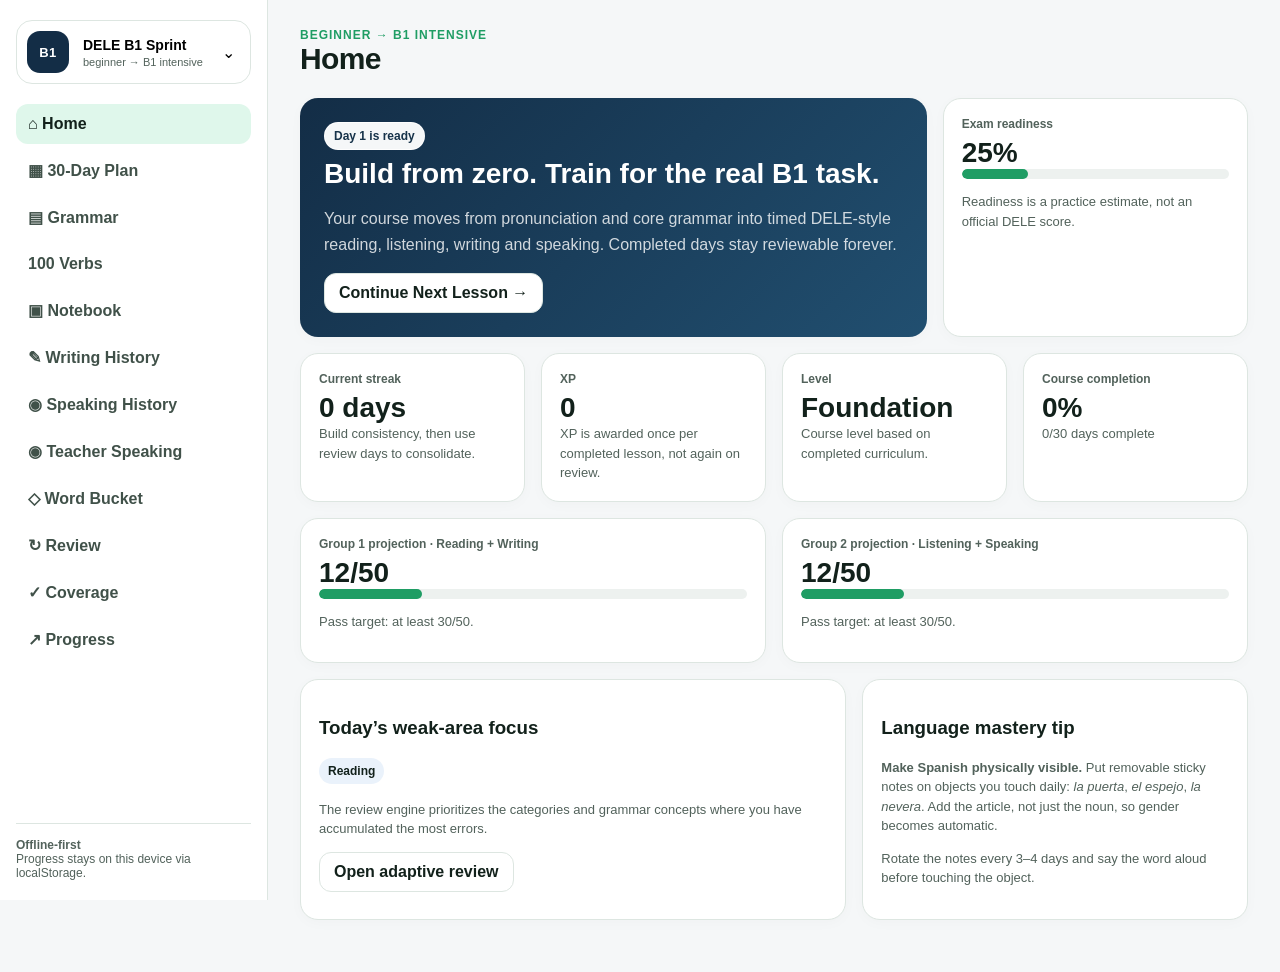
<file: index.html>
<!DOCTYPE html>
<html lang="en">
<head>
<meta charset="UTF-8">
<meta name="viewport" content="width=device-width, initial-scale=1.0">
<title>30-Day Sprint</title>
<style>
:root{
  --bg:#f5f7f8;--card:#fff;--text:#12211b;--muted:#65746e;--line:#dde6e1;
  --green:#1f9d64;--green2:#dff7eb;--navy:#132d46;--blue:#eaf2fb;--warm:#fff3dc;
  --shadow:0 12px 32px rgba(18,33,27,.08);--radius:18px;
}
*{box-sizing:border-box}html,body{margin:0;min-height:100%;font-family:Inter,ui-sans-serif,-apple-system,BlinkMacSystemFont,"Segoe UI",sans-serif;background:var(--bg);color:var(--text)}
body.fit{--bg:#f4f4f2;--card:#fff;--text:#111;--muted:#6d6d6d;--line:#dededb;--green:#111;--green2:#efefec;--navy:#111;--blue:#f0f0ee;--warm:#f7f2e8}
button,input,textarea,select{font:inherit}
button{cursor:pointer}
.app{display:grid;grid-template-columns:268px 1fr;min-height:100vh}
.sidebar{position:sticky;top:0;height:100vh;padding:20px 16px;background:#fff;border-right:1px solid var(--line);display:flex;flex-direction:column;z-index:30}
.brandWrap{position:relative}
.brand{width:100%;display:grid;grid-template-columns:46px 1fr 18px;gap:10px;align-items:center;border:1px solid var(--line);border-radius:16px;background:var(--card);padding:10px;text-align:left}
.brand:hover{box-shadow:var(--shadow)}
.badge{height:42px;width:42px;border-radius:13px;background:var(--navy);color:#fff;display:grid;place-items:center;font-weight:850;font-size:13px;letter-spacing:.4px}
.brand strong{display:block;font-size:14px}.brand small{display:block;color:var(--muted);font-size:11px;margin-top:3px}
.switchMenu{position:absolute;top:62px;left:0;right:0;background:#fff;border:1px solid var(--line);border-radius:14px;padding:7px;box-shadow:var(--shadow);display:none;z-index:40}
.switchMenu.open{display:block}
.switchMenu button{width:100%;border:0;background:transparent;padding:11px;border-radius:10px;text-align:left}
.switchMenu button:hover{background:var(--blue)}
.nav{display:flex;flex-direction:column;gap:6px;margin-top:20px;overflow:auto;padding-bottom:20px}
.nav button{border:0;background:transparent;text-align:left;padding:11px 12px;border-radius:12px;color:#405149;font-weight:650}
.nav button.active,.nav button:hover{background:var(--green2);color:var(--text)}
.sideFooter{margin-top:auto;border-top:1px solid var(--line);padding-top:14px;font-size:12px;color:var(--muted)}
.main{min-width:0;padding:28px 32px 52px}
.topbar{display:flex;align-items:center;justify-content:space-between;gap:12px;margin-bottom:22px}
.topbar h1{margin:0;font-size:30px;letter-spacing:-.6px}.kicker{font-size:12px;font-weight:800;color:var(--green);text-transform:uppercase;letter-spacing:1px}
.mobileMenu{display:none;border:1px solid var(--line);background:var(--card);border-radius:12px;padding:9px 11px}
.page{max-width:1180px;margin:0 auto}
.grid{display:grid;grid-template-columns:repeat(12,1fr);gap:16px}.card{background:var(--card);border:1px solid var(--line);border-radius:var(--radius);box-shadow:0 3px 14px rgba(0,0,0,.025);padding:18px}
.c3{grid-column:span 3}.c4{grid-column:span 4}.c5{grid-column:span 5}.c6{grid-column:span 6}.c7{grid-column:span 7}.c8{grid-column:span 8}.c12{grid-column:1/-1}
.metricLabel{font-size:12px;color:var(--muted);font-weight:700}.metric{font-size:28px;font-weight:850;margin-top:6px}.sub{color:var(--muted);font-size:13px;line-height:1.5}
.progress{height:10px;background:#edf1ef;border-radius:999px;overflow:hidden}.progress i{display:block;height:100%;background:var(--green);border-radius:inherit}
.hero{padding:24px;background:linear-gradient(135deg,var(--navy),#214f70);color:#fff;border:0}.fit .hero{background:linear-gradient(135deg,#111,#333)}
.hero h2{font-size:28px;margin:8px 0}.hero p{max-width:700px;color:rgba(255,255,255,.8);line-height:1.6}
.btn{border:0;border-radius:12px;padding:10px 14px;font-weight:800;background:var(--green);color:#fff}.btn:hover{transform:translateY(-1px)}.btn.secondary{background:var(--card);color:var(--text);border:1px solid var(--line)}.btn.ghost{background:transparent;color:var(--text);border:1px solid var(--line)}.btn.danger{background:#9b2c2c}
.btnrow{display:flex;gap:8px;flex-wrap:wrap}.pill{display:inline-flex;align-items:center;gap:6px;padding:6px 9px;border-radius:999px;background:var(--blue);font-size:12px;font-weight:750}
.weekTabs{display:flex;gap:8px;flex-wrap:wrap;margin:16px 0}.weekTabs button,.dayChip{border:1px solid var(--line);background:#fff;border-radius:12px;padding:9px 12px;font-weight:750}.weekTabs button.active,.dayChip.active{background:var(--navy);color:#fff}
.daygrid{display:grid;grid-template-columns:repeat(7,1fr);gap:9px}.dayChip{text-align:left;min-height:72px}.dayChip small{display:block;color:var(--muted);margin-top:5px;font-size:10px}.dayChip.done{border-color:#75cfa3;background:#eefbf5}.dayChip.done small{color:#287850}
.sectionTitle{display:flex;align-items:center;justify-content:space-between;gap:10px;margin:24px 0 10px}.sectionTitle h2,.sectionTitle h3{margin:0}
.lessonNav{display:flex;justify-content:space-between;gap:10px;flex-wrap:wrap;margin-bottom:16px}
.lessonSection{margin:14px 0;background:#fff;border:1px solid var(--line);border-radius:16px;padding:18px}.lessonSection h3{margin-top:0}.lessonSection p,.lessonSection li{line-height:1.65}.ruleTable{width:100%;border-collapse:collapse;font-size:13px;margin:12px 0}.ruleTable td,.ruleTable th{border-bottom:1px solid var(--line);padding:9px;text-align:left}
.quizQ{padding:14px 0;border-bottom:1px solid var(--line)}.option{display:block;width:100%;margin:7px 0;border:1px solid var(--line);background:#fff;border-radius:11px;padding:10px;text-align:left}.option.correct{border-color:#3aa773;background:#e8f8ef}.option.wrong{border-color:#d56a6a;background:#fff0f0}
.notice{border-left:4px solid var(--green);background:var(--green2);padding:12px 14px;border-radius:10px;font-size:13px}
.tip{border-left:4px solid #d69a2d;background:var(--warm);padding:12px 14px;border-radius:10px;font-size:13px}
textarea,input[type=text],input[type=number],input[type=search]{width:100%;border:1px solid var(--line);background:#fff;border-radius:12px;padding:11px 12px;outline:none}.fit textarea,.fit input{background:#fff}textarea:focus,input:focus{border-color:var(--green);box-shadow:0 0 0 3px color-mix(in srgb,var(--green) 12%,transparent)}
textarea{min-height:110px;resize:vertical}
.bucketAdd{background:#102019;color:#fff;border-radius:20px;padding:20px}.fit .bucketAdd{background:#111}.bucketAdd input{margin:7px 0}
.wordRow{display:grid;grid-template-columns:1.1fr 1.3fr auto;gap:10px;align-items:center;padding:10px 0;border-bottom:1px solid var(--line)}
.wordPopup{position:fixed;z-index:100;background:#fff;border:1px solid var(--line);border-radius:15px;padding:14px;box-shadow:0 18px 42px rgba(0,0,0,.18);min-width:230px;max-width:320px;display:none}
.wordPopup.show{display:block}.wordPopup strong{font-size:18px}.wordPopup .meaning{color:var(--muted);margin:5px 0 12px}
.spanishZone{cursor:text}
.accordion{border:1px solid var(--line);border-radius:14px;margin:9px 0;background:#fff;overflow:hidden}.accHead{width:100%;display:flex;justify-content:space-between;border:0;background:#fff;padding:13px 14px;font-weight:800}.accBody{display:none;padding:0 14px 14px}.accordion.open .accBody{display:block}
.exercise{padding:12px 0;border-bottom:1px solid var(--line)}.exercise:last-child{border-bottom:0}.exercise strong{display:block}.exercise small{color:var(--muted)}
.toggle{display:inline-flex;background:#ededeb;border-radius:12px;padding:3px}.toggle button{border:0;background:transparent;border-radius:9px;padding:8px 12px;font-weight:800}.toggle button.active{background:#fff;box-shadow:0 2px 8px rgba(0,0,0,.08)}
.checkRow{display:grid;grid-template-columns:1fr repeat(4,58px);gap:8px;align-items:center;padding:9px 0;border-bottom:1px solid var(--line)}.scoreBtn{border:1px solid var(--line);background:#fff;border-radius:9px;padding:7px}.scoreBtn.active{background:var(--navy);color:#fff}
.coverage{width:100%;border-collapse:collapse;font-size:13px}.coverage th,.coverage td{padding:10px;border-bottom:1px solid var(--line);text-align:left}.coverage td:last-child{color:var(--muted)}
.badges{display:flex;gap:10px;flex-wrap:wrap}.milestone{padding:13px 15px;border:1px solid var(--line);border-radius:14px;background:#fff}.milestone.locked{opacity:.45}.milestone.unlocked{border-color:#9a9a96}
.flashcard{min-height:220px;display:grid;place-items:center;text-align:center;border:1px solid var(--line);border-radius:20px;background:linear-gradient(180deg,#fff,#fafcfb);font-size:28px;font-weight:850;padding:30px}
.miniChart{display:flex;align-items:flex-end;gap:8px;height:120px}.bar{flex:1;background:var(--green2);border-radius:7px 7px 2px 2px;position:relative}.bar i{position:absolute;bottom:0;left:0;right:0;background:var(--green);border-radius:inherit}.bar span{position:absolute;bottom:-22px;left:0;right:0;text-align:center;font-size:10px;color:var(--muted)}
@media(max-width:900px){.app{grid-template-columns:1fr}.sidebar{position:fixed;left:-290px;width:268px;transition:.2s;box-shadow:18px 0 40px rgba(0,0,0,.12)}.sidebar.open{left:0}.mobileMenu{display:block}.main{padding:20px 16px}.c3,.c4,.c5,.c6,.c7,.c8{grid-column:1/-1}.daygrid{grid-template-columns:repeat(4,1fr)}}
@media(max-width:520px){.daygrid{grid-template-columns:repeat(2,1fr)}.topbar h1{font-size:24px}.wordRow{grid-template-columns:1fr}.main{padding:15px 11px}.card{padding:15px}.checkRow{grid-template-columns:1fr repeat(4,42px)}}

.selectionPanel{
  position:fixed;
  left:286px;
  bottom:22px;
  width:300px;
  z-index:120;
  background:#fff;
  border:1px solid var(--line);
  border-radius:16px;
  box-shadow:0 18px 42px rgba(0,0,0,.16);
  padding:14px;
  display:none;
}
.selectionPanel.show{display:block}
.selectionPanel .selectedWord{font-size:18px;font-weight:850;margin-bottom:5px}
.selectionPanel .selectedMeaning{color:var(--muted);font-size:13px;line-height:1.45;margin-bottom:12px}
.selectionPanel .selectionHint{font-size:11px;color:var(--muted);margin-top:8px}
@media(max-width:900px){
  .selectionPanel{left:12px;right:12px;bottom:12px;width:auto}
}


/* v4 interaction + readability fixes */
:root{--muted:#52625b}
.fit{--muted:#555}
.hero .pill{
  background:rgba(255,255,255,.96);
  color:#17334a;
  border:1px solid rgba(255,255,255,.9);
}
.fit .hero .pill{color:#111}
.lessonSection .sub,.lessonSection p.sub{color:#4b5b54}
.vocabToken{
  border:2px solid #b9c9c1 !important;
  background:#fff !important;
  color:#12211b !important;
  font-size:18px;
  min-width:120px;
  transition:.16s ease;
}
.vocabToken:hover{border-color:var(--green) !important;transform:translateY(-1px)}
.vocabToken.revealed{border-color:#1268cf !important;background:#edf5ff !important}
.btn.added,#selectionAddBtn.added{
  background:#157a4b !important;
  color:#fff !important;
  border-color:#157a4b !important;
}
.option{position:relative;z-index:5;cursor:pointer;user-select:none}
.recordingStatus{display:inline-flex;align-items:center;gap:7px;font-size:12px;font-weight:800;color:#8c2222;margin-top:8px}
.recordingStatus::before{content:"";width:8px;height:8px;border-radius:50%;background:#c53030;box-shadow:0 0 0 4px rgba(197,48,48,.12)}


.skillAnswers button:disabled{opacity:1;cursor:default}
.skillFeedback{margin-top:10px;min-height:20px}


.vocabToken.revealed{
  border-color:#1268cf !important;
  background:#edf5ff !important;
  color:#123a63 !important;
  min-width:190px;
}


.grammarTable th{
  background:var(--navy);
  color:#fff;
  position:sticky;
  top:0;
  z-index:1;
}
.grammarTable td{vertical-align:top;min-width:180px}
.grammarTable td:nth-child(1){min-width:160px}
.grammarTable td:nth-child(3){font-weight:650}
@media(max-width:700px){
  .grammarTable{min-width:820px}
}


.vocabRevealBox{
  margin-top:16px;
  border:1px solid var(--line);
  background:var(--blue);
  border-radius:14px;
  padding:14px 16px;
}
.vocabRevealText{
  margin-top:4px;
  font-size:18px;
  font-weight:700;
  color:var(--text);
}
.vocabToken.revealed{
  border-color:#1268cf !important;
  background:#edf5ff !important;
  color:#123a63 !important;
  min-width:190px;
}


.nativeAudioWrap{
  margin-top:12px;
  width:100%;
}
.nativeAudioWrap audio{
  display:block;
  width:100%;
  min-height:54px;
  border-radius:14px;
}


.notePattern{
  font-size:24px;
  font-weight:850;
  letter-spacing:.5px;
  padding:18px;
  border:1px solid var(--line);
  border-radius:14px;
  background:var(--blue);
  overflow-x:auto;
}


.systemVoiceCard{
  border:1px solid var(--line);
  background:var(--blue);
  border-radius:16px;
  padding:15px;
  margin-top:12px;
}
.voiceControls{
  display:flex;
  gap:10px;
  align-items:end;
  flex-wrap:wrap;
  margin-top:8px;
}
.voiceSelect,.speedControl select{
  border:1px solid var(--line);
  border-radius:10px;
  background:#fff;
  padding:9px 10px;
  color:var(--text);
}
.voiceSelect{min-width:250px;max-width:100%}
.speedControl{
  display:flex;
  flex-direction:column;
  gap:4px;
  font-size:12px;
  font-weight:750;
  color:var(--muted);
}
.audioFallback{
  margin-top:12px;
  border:1px solid var(--line);
  border-radius:12px;
  padding:10px 12px;
  background:#fff;
}
.audioFallback summary{
  cursor:pointer;
  font-weight:800;
}


.audioSpeedRow{
  display:flex;
  flex-direction:column;
  gap:8px;
  margin-top:14px;
}
.speedButtons{
  display:flex;
  gap:8px;
  flex-wrap:wrap;
}
.speedBtn{
  border:1px solid var(--line);
  background:#fff;
  color:var(--text);
  border-radius:999px;
  padding:8px 12px;
  font-weight:800;
  cursor:pointer;
}
.speedBtn:hover{border-color:#1268cf}
.speedBtn.active{
  background:#17334a;
  border-color:#17334a;
  color:#fff;
}


.voiceField{
  display:flex;
  flex-direction:column;
  gap:5px;
  font-size:12px;
  font-weight:800;
  color:var(--muted);
}
.voiceField select{
  min-width:220px;
  border:1px solid var(--line);
  border-radius:10px;
  background:#fff;
  padding:10px 12px;
  color:var(--text);
  font:inherit;
}


.saveIndicator{margin-top:7px;font-size:12px;font-weight:750;color:var(--muted)}
.saveIndicator.saved{color:#237a50}
.writingFeedbackBox{margin-top:12px;border:1px solid var(--line);border-radius:12px;padding:12px;background:#fbfcfc;min-height:44px}
.feedbackLoading{font-weight:750;color:var(--muted)}
.feedbackScore{margin-bottom:10px;padding-bottom:9px;border-bottom:1px solid var(--line)}
.feedbackContent{line-height:1.65}
.notebookList{display:grid;gap:14px}
.notebookEntry{border:1px solid var(--line);border-radius:15px;padding:16px;background:#fff}
.notebookHead,.writingAttemptHead{display:flex;justify-content:space-between;gap:12px;align-items:flex-start;margin-bottom:12px}
.notebookHead>div{display:flex;align-items:center;gap:9px;flex-wrap:wrap}
.dayTag{display:inline-flex;align-items:center;background:var(--blue);color:var(--text);border-radius:999px;padding:5px 9px;font-size:12px;font-weight:850}
.emptyState{text-align:center;padding:34px}
.writingAttempt{margin-bottom:14px}
.compareGrid{display:grid;grid-template-columns:1fr 1fr;gap:16px;margin-top:12px}
.savedWriting,.savedFeedback{border:1px solid var(--line);border-radius:12px;padding:14px;background:#fff;line-height:1.65;min-height:130px}
.savedFeedback{background:#f8fbf9}
@media(max-width:850px){.compareGrid{grid-template-columns:1fr}.notebookHead,.writingAttemptHead{flex-direction:column}}


.guidedPractice textarea{min-height:120px}
.guidedDivider{height:1px;background:var(--line);margin:22px 0}
.guidedQuestion{margin:15px 0}
.guidedQuestion label{display:block;font-weight:800;margin-bottom:7px}
.guidedQuestion input{
  width:100%;
  box-sizing:border-box;
  border:1px solid var(--line);
  border-radius:10px;
  padding:11px 12px;
  font:inherit;
  color:var(--text);
  background:#fff;
}
.answerFeedback{
  margin-top:7px;
  min-height:18px;
  font-size:13px;
  font-weight:750;
}
.answerFeedback.correct{color:#237a50}
.answerFeedback.incorrect{color:#b23b3b}
.guidedFeedback{
  margin-top:12px;
  border:1px solid var(--line);
  border-radius:12px;
  padding:12px;
  background:#fbfcfc;
  line-height:1.6;
}
.guidedSummary{margin-top:12px;font-size:14px}
.guidedSupport{
  margin-top:14px;
  padding-top:10px;
  border-top:1px solid var(--line);
}
.guidedSupport summary{cursor:pointer;font-weight:800}


.speakingCard{
  width:100%;
  min-width:0;
}
.speakingHeader{
  display:flex;
  justify-content:space-between;
  align-items:flex-start;
  gap:18px;
  margin-bottom:14px;
}
.speakingHeader>div:first-child{
  min-width:0;
  flex:1 1 auto;
}
.speakingTimer{
  flex:0 0 auto;
  font-size:34px;
  line-height:1;
  font-weight:900;
  letter-spacing:-1px;
  color:var(--text);
  background:var(--blue);
  border:1px solid var(--line);
  border-radius:14px;
  padding:12px 16px;
}
.speakingControls{
  display:flex;
  gap:10px;
  flex-wrap:wrap;
  margin:8px 0;
}
.recordingStatus{
  margin:6px 0 14px;
}
.speakingTranscriptLabel{
  display:block;
  font-weight:800;
  margin-bottom:7px;
}
.speakingTranscript{
  display:block;
  width:100% !important;
  min-width:100% !important;
  max-width:100%;
  min-height:180px !important;
  box-sizing:border-box;
  resize:vertical;
  white-space:pre-wrap;
  overflow-wrap:anywhere;
}
.speakingActions{
  margin-top:12px;
}
@media(max-width:700px){
  .speakingHeader{
    flex-direction:column;
  }
  .speakingTimer{
    font-size:28px;
  }
}


.savedTask{margin:12px 0 16px;padding:12px 14px;border:1px solid var(--line);border-radius:12px;background:var(--blue)}
.savedTask p{margin:5px 0 0;line-height:1.55}


.sourceIndexTasks{border:2px solid #d7e2f3;background:#fbfdff}
.sourceIndexBanner{display:flex;justify-content:space-between;align-items:flex-start;gap:14px;margin-bottom:18px}
.sourceIndexBanner h3{margin:4px 0}
.sourceIndexLecture,.sourceIndexBlock{padding:18px;border:1px solid var(--line);border-radius:16px;background:#fff;margin-top:14px}
.sourceIndexTasks .passage{white-space:pre-line;line-height:1.7;background:#fbfcff;border:1px solid var(--line);border-radius:16px;padding:16px;margin:10px 0}
.sourceIndexTasks .question{padding:18px;border:1px solid var(--line);border-radius:18px;margin:14px 0}
.sourceIndexTasks .question p{font-weight:650}
.sourceIndexTasks .options{display:grid;gap:9px}
.sourceIndexTasks .option{display:block;padding:11px 13px;border:1px solid var(--line);border-radius:12px;cursor:pointer;background:#fff;width:100%;text-align:left}
.sourceIndexTasks .feedback{padding:12px 14px;border-radius:12px;margin-top:10px;background:#f6f8fb;color:#455266}
.sourceIndexTasks .feedback.ok{background:#e9f9ef;color:#17683b}
.sourceIndexTasks .feedback.no{background:#fff0f1;color:#9b2f3a}
.sourceIndexTasks .writer{width:100%;min-height:210px;border:1px solid #cfd7e3;border-radius:16px;padding:14px;resize:vertical}
.sourceIndexTasks .wordcount{font-size:12px;color:var(--muted);margin-top:6px}
.sourceIndexTasks .audio-box{display:flex;gap:10px;align-items:center;padding:15px;background:#f3f7ff;border-radius:16px;flex-wrap:wrap}
.sourceIndexTasks .mic-box{padding:16px;background:#fff7f8;border:1px solid #ffd8dc;border-radius:16px}
.sourceIndexTasks .transcript{min-height:90px;padding:12px;background:#fff;border:1px solid var(--line);border-radius:12px;margin-top:10px}
.sourceIndexTasks .exam-timer{font-variant-numeric:tabular-nums;font-size:26px;font-weight:900}
.sourceIndexTasks .actions{display:flex;gap:10px;flex-wrap:wrap;margin-top:15px}
.sourceIndexTasks .hidden{display:none!important}
.sourceIndexTasks .note-box{background:#fff9e8;border:1px solid #f4d98e;border-radius:16px;padding:14px;margin:13px 0}
.sourceIndexTasks .example{background:#f8faff;border-left:4px solid #3778f0;padding:14px;border-radius:0 14px 14px 0;margin:12px 0}

</style>
</head>
<body>
<div class="app">
<aside class="sidebar" id="sidebar">
  <div class="brandWrap">
    <button class="brand" id="brandBtn"><span class="badge" id="brandBadge">B1</span><span><strong id="brandTitle">DELE B1 Sprint</strong><small id="brandSub">beginner → B1 intensive</small></span><span>⌄</span></button>
    <div class="switchMenu" id="switchMenu">
      <button onclick="switchProgram('dele')"><strong>DELE B1 Sprint</strong><small class="sub">beginner → B1 intensive</small></button>
      <button onclick="switchProgram('fitness')"><strong>30-Day Fitness</strong><small class="sub">strength · Pilates · conditioning</small></button>
      
    </div>
  </div>
  <nav class="nav" id="nav"></nav>
  <div class="sideFooter"><strong>Offline-first</strong><br>Progress stays on this device via localStorage.</div>
</aside>
<main class="main">
  <div class="page">
    <div class="topbar"><div><div class="kicker" id="kicker">30-day intensive</div><h1 id="pageTitle">Home</h1></div><button class="mobileMenu" onclick="toggleSidebar()">☰ Menu</button></div>
    <div id="content"></div>
  </div>
</main>
</div>
<div class="wordPopup" id="wordPopup"></div>

<div class="selectionPanel" id="selectionPanel">
  <div class="selectedWord" id="selectedWord"></div>
  <div class="selectedMeaning" id="selectedMeaning"></div>
  <div class="btnrow">
    <button class="btn" id="selectionAddBtn">＋ Add to bucket</button>
    <button class="btn ghost" onclick="hideSelectionPanel()">Close</button>
  </div>
  <div class="selectionHint">Highlight a Spanish word or short phrase anywhere in the DELE app.</div>
</div>


<script src="config.js"></script>
<script>
const KEY='sprint30_state_v5';
const defaultState={
 program:'dele',page:'home',deleDay:1,fitDay:1,fitMode:'gym',deleDone:[],fitDone:[],xp:0,
 mistakes:{Reading:0,Listening:0,Writing:0,Speaking:0,Grammar:0,Vocabulary:0},
 concepts:{'ser vs estar':0,'por vs para':0,'past tense choice':0,'pronouns':0,'subjunctive':0,'prepositions':0,'connectors':0},
 bucket:[],bucketAttempts:0,bucketCorrect:0,teacherScores:[],fitChecks:{},fitLogs:{},quizScores:{},reviewed:{},listenAttempts:{},
 writingDrafts:{},writingHistory:[],activeRecall:{},speakingDrafts:{},speakingHistory:[],guidedAnswers:{}
};

const APP_RESET_VERSION='2026-07-23-reset-1';
if(localStorage.getItem('appResetVersion')!==APP_RESET_VERSION){
  const preserveKeys=['preferredSpanishVoice','preferredSpanishRate','deleAudioRate'];
  const preserved={};
  preserveKeys.forEach(k=>{ const v=localStorage.getItem(k); if(v!==null)preserved[k]=v; });

  localStorage.clear();

  Object.entries(preserved).forEach(([k,v])=>localStorage.setItem(k,v));
  localStorage.setItem('appResetVersion',APP_RESET_VERSION);
}

let state=Object.assign({},defaultState,JSON.parse(localStorage.getItem(KEY)||'{}'));

state.mistakes=Object.assign({},defaultState.mistakes,state.mistakes||{});
state.concepts=Object.assign({},defaultState.concepts,state.concepts||{});

state.writingDrafts=state.writingDrafts||{};
state.writingHistory=Array.isArray(state.writingHistory)?state.writingHistory:[];
state.activeRecall=state.activeRecall||{};
state.speakingDrafts=state.speakingDrafts||{};
state.speakingHistory=Array.isArray(state.speakingHistory)?state.speakingHistory:[];
state.guidedAnswers=state.guidedAnswers||{};



const days=[["Exam Map + Baseline","Reading T1 + speaking baseline","Understand the whole exam; establish a baseline. Grammar focus: present, ser/estar, articles. Topic: Family & relationships."],["Reading T1: Match the Message","Reading T1","Main idea, specific information, synonym matching. Grammar focus: gender, agreement, hay/estar. Topic: Family & relationships."],["Listening T1: Short Messages","Listening T1","Announcements, notices, times, prices, intentions. Grammar focus: numbers, dates, question words. Topic: City & public services."],["Writing T1: Personal Message","Writing T1","Answer every prompt; informal register; cohesion. Grammar focus: pretérito perfecto, connectors. Topic: Communication & technology."],["Speaking T1: Mini Presentation","Speaking T1","2–3 minute structured monologue with reasons/examples. Grammar focus: opinion frames, gustar. Topic: Work & education."],["Reading T2: Informative Text","Reading T2","Ideas esenciales, detail, paraphrase and distractors. Grammar focus: indefinido vs imperfecto. Topic: Travel & transport."],["Weekly Mock 1","Mini mock","Mixed timed checkpoint; diagnose weaknesses. Grammar focus: Week 1 review. Topic: Mixed."],["Reading T3: Locate Information","Reading T3","Compare 3 texts; who/what/why matrix. Grammar focus: direct/indirect pronouns. Topic: Housing & home."],["Listening T2: Long Monologue","Listening T2","Follow a personal experience and extract details. Grammar focus: past narration, soler. Topic: Travel & transport."],["Writing T2: Narration","Writing T2","130–150 words: setting, event, feelings, reflection. Grammar focus: past sequence, pluscuamperfecto. Topic: Food & nutrition."],["Speaking T2: Conversation","Speaking T2","React, extend, agree/disagree, ask for clarification. Grammar focus: no creo que + subj., opinion. Topic: Feelings & personality."],["Reading T4: Cohesion","Reading T4","Reconstruct a text using pronouns, connectors, chronology. Grammar focus: relative pronouns, discourse markers. Topic: Media, arts, sports & leisure."],["Listening T3: News","Listening T3","Identify headline-level idea across six news items. Grammar focus: future, probability, conditional. Topic: Weather & environment."],["Weekly Mock 2","Mini mock","Timed mixed checkpoint with score projection. Grammar focus: Weeks 1–2 review. Topic: Mixed."],["Reading T5: Grammar Cloze","Reading T5","Choose grammar/lexis inside letters and messages. Grammar focus: por/para, prepositions, clitics. Topic: Communication & technology."],["Listening T4: Speaker Matching","Listening T4","Match six speakers to nine statements by viewpoint. Grammar focus: emotion/state verbs. Topic: Health."],["Writing T1: Formal Register","Writing T1","Requests, complaints, information and polite tone. Grammar focus: conditional politeness, usted. Topic: Civic life & services."],["Speaking T3: Photo Description","Speaking T3","Describe people/place/objects + infer + converse. Grammar focus: location, comparisons, quizá. Topic: Housing & home."],["Listening T5: Two-Person Conversation","Listening T5","Attribute statements to man/woman/neither. Grammar focus: object pronouns, reported ideas. Topic: Shopping, clothing & money."],["Speaking T4: Role-play","Speaking T4","Transactions: return, complaint, service, appointment. Grammar focus: imperative, requests, se lo. Topic: Shopping, clothing & money."],["Weekly Mock 3","Mini mock","All task families represented; pressure test. Grammar focus: Weeks 1–3 review. Topic: Mixed."],["Subjunctive Power Day","Grammar + production","Wishes, advice, emotion, judgment, purpose, future clauses. Grammar focus: present subjunctive. Topic: Health."],["Grammar Integration","Reading T5 + writing","Narration, periphrases, reported speech, conditionals. Grammar focus: mixed B1 grammar. Topic: Work & education."],["Vocabulary Universe","Vocabulary + reading","Fill lexical-domain gaps across the Cervantes B1 inventory. Grammar focus: collocations + word families. Topic: Economy & business."],["Pronunciation + Orthography","Speaking + writing","Intelligibility, rhythm, stress, accents, punctuation. Grammar focus: r/rr, j/g, stress, accents. Topic: Arts & culture."],["Writing for Band 3","Writing T1 + T2","Apply official rubric; revise for task fulfillment and cohesion. Grammar focus: editing and error repair. Topic: Science & society."],["Listening for Maximum Score","Listening T1–T5","All five listening tasks; prediction and second-listen strategy. Grammar focus: listening signals. Topic: Mixed."],["Weekly Mock 4","Mock","Near-full simulation; readiness decision. Grammar focus: full review. Topic: Mixed."],["Weakness Repair + Exam Strategy","Adaptive mixed","Adaptive drills from your error log; pacing and guessing. Grammar focus: personal weak points. Topic: Mixed."],["FULL TIMED MOCK","Full mock","Full DELE B1 simulation and final readiness report. Grammar focus: all. Topic: Mixed."]];

const dayPracticeData=[{"title":"Identity & ser","passage":"Me llamo Ana y soy de Granada. Soy estudiante de diseño y mi hermano es médico.","guidedQuestions":["¿Cómo se llama la persona?","¿De dónde es Ana?","¿Qué estudia?","¿Qué profesión tiene su hermano?"],"guidedAnswers":[["ana"],["granada"],["diseño","diseno"],["médico","medico"]],"readingText":"Soy de Colombia y trabajo como arquitecto. Busco un intercambio de idiomas los jueves.","readingQuestion":"Who would be a good match for this person?","readingCorrect":"Someone who wants to practice languages on Thursdays","readingWrong":"Someone only available on Mondays","writingPrompt":"Introduce yourself: name, origin, studies/work, and one personal detail.","speakingPrompt":"Introduce yourself for about one minute as if you were meeting a new classmate.","vocab":[["el abuelo","grandfather"],["la abuela","grandmother"],["el gemelo; la gemela","identical twin"],["el hijo","son"],["la hija","daughter"],["la madre","mother"],["la madrina","godmother"],["el mellizo; la melliza","fraternal twin"]],"vocabCategory":"Family & relationships","listeningText":"Me llamo Ana y soy de Granada. Soy estudiante de diseño y mi hermano es médico.","listeningQuestion":"¿Cómo se llama la persona?","listeningCorrect":"ana","listeningWrong":"No se menciona en el audio."},{"title":"Gender, articles & hay","passage":"En mi barrio hay una biblioteca pequeña, dos parques grandes y un mercado nuevo. La biblioteca está frente al banco.","guidedQuestions":["Name one feminine singular noun with its article.","Name one masculine singular noun with its article.","How many parks are there?","What is opposite the bank?"],"guidedAnswers":[["la biblioteca"],["el mercado","el banco"],["dos","2"],["biblioteca"]],"readingText":"Se vende una mesa blanca con cuatro sillas negras. Todo está en buen estado.","readingQuestion":"What is being sold?","readingCorrect":"A table with four chairs","readingWrong":"A sofa with two chairs","writingPrompt":"Describe your room using articles, adjective agreement, and hay.","speakingPrompt":"Describe what there is in your room or apartment, using at least five nouns with articles.","vocab":[["el dueño; la dueña","owner, landlord"],["el inquilino; la inquilina","tenant"],["el portero; la portera","doorman, superintendent"],["el ascensor","lift, elevator"],["el ático","penthouse apartment, attic"],["el bajo","ground floor apartment"],["el balcón","balcony"],["las escaleras; la escalera","stairs"]],"vocabCategory":"Housing & home","listeningText":"En mi barrio hay una biblioteca pequeña, dos parques grandes y un mercado nuevo. La biblioteca está frente al banco.","listeningQuestion":"Name one feminine singular noun with its article.","listeningCorrect":"la biblioteca","listeningWrong":"No se menciona en el audio."},{"title":"Numbers, dates & questions","passage":"La fiesta es el 14 de mayo a las ocho. La entrada cuesta 12 euros y los estudiantes pagan 8.","guidedQuestions":["What date is the party?","What time does it start?","How much is the normal ticket?","How much do students pay?"],"guidedAnswers":[["14","catorce","mayo"],["ocho","8"],["12","doce"],["8","ocho"]],"readingText":"Curso intensivo: del 3 al 17 de junio. Precio: 95 euros. Información: 91 555 24 80.","readingQuestion":"How long does the course run?","readingCorrect":"From June 3 to June 17","readingWrong":"From May 3 to May 17","writingPrompt":"Write a short message asking for the date, time, price, and location of an event.","speakingPrompt":"Ask four practical questions about a course you want to join.","vocab":[["liso","smooth/straight/flat (e.g. hair)"],["la caja","box, cashier's till"],["el comprador; la compradora","shopper, buyer"],["el dependiente; la dependiente","shop assistant, sales clerk"],["el escaparate","shop window"],["los grandes almacenes; la tienda de departamentos; la tienda departamental; el gran almacén","department store"],["el maniquí","mannequin, model"],["el mostrador","counter"]],"vocabCategory":"Shopping, clothing & money","listeningText":"La fiesta es el 14 de mayo a las ocho. La entrada cuesta 12 euros y los estudiantes pagan 8.","listeningQuestion":"What date is the party?","listeningCorrect":"14","listeningWrong":"No se menciona en el audio."},{"title":"Regular present tense","passage":"Carlos trabaja en una tienda, vive cerca del centro y estudia inglés por la noche. Los fines de semana cocina con sus amigos.","guidedQuestions":["Where does Carlos work?","Where does he live?","What does he study?","What does he do on weekends?"],"guidedAnswers":[["tienda"],["centro"],["inglés","ingles"],["cocina"]],"readingText":"Marta busca compañera de piso. Trabaja desde casa, estudia por las tardes y no fuma.","readingQuestion":"Which statement is true?","readingCorrect":"Marta works from home","readingWrong":"Marta works at a hospital","writingPrompt":"Describe your normal weekday using at least six present-tense verbs.","speakingPrompt":"Talk about your weekday routine from morning to night.","vocab":[["el albañil","bricklayer"],["el autónomo; la autónoma","freelancer, self-employed person"],["el ayudante; la ayudante","assistant"],["el carpintero; la carpintera","carpenter"],["el ejecutivo; la ejecutiva","executive"],["el electricista; la electricista","electrician"],["el empleado; la empleada","clerk, office worker, employee"],["el empresario; la empresaria","businessperson, entrepreneur"]],"vocabCategory":"Work & education","listeningText":"Carlos trabaja en una tienda, vive cerca del centro y estudia inglés por la noche. Los fines de semana cocina con sus amigos.","listeningQuestion":"Where does Carlos work?","listeningCorrect":"tienda","listeningWrong":"No se menciona en el audio."},{"title":"Essential irregular verbs","passage":"Hoy tengo mucho trabajo, pero quiero ir al gimnasio. Después hago la compra y vengo a casa a las nueve.","guidedQuestions":["What does the speaker have today?","Where do they want to go?","What do they do afterward?","What time do they come home?"],"guidedAnswers":[["trabajo"],["gimnasio"],["compra"],["nueve","9"]],"readingText":"Puedo ayudarte con la mudanza el sábado, pero tengo que salir antes de las seis.","readingQuestion":"What limitation does the person have?","readingCorrect":"They must leave before six","readingWrong":"They cannot help on Saturday","writingPrompt":"Write about your plans using tener, ir, hacer, poder, and querer.","speakingPrompt":"Explain what you want, can, and have to do this weekend.","vocab":[["el casco antiguo","old part of town"],["el casco histórico","historic city center"],["el túnel","tunnel"],["la vía","route, rails, track, path"],["la zona céntrica","central area"],["la zona comercial","commercial area"],["la zona industrial","industrial area"],["la zona peatonal","pedestrian area"]],"vocabCategory":"City & public services","listeningText":"Hoy tengo mucho trabajo, pero quiero ir al gimnasio. Después hago la compra y vengo a casa a las nueve.","listeningQuestion":"What does the speaker have today?","listeningCorrect":"trabajo","listeningWrong":"No se menciona en el audio."},{"title":"Ser vs estar vs hay","passage":"La cafetería es moderna y está en la plaza. Hoy está cerrada, pero hay otra cafetería abierta junto al museo.","guidedQuestions":["What is the first café like?","Where is it?","What is its state today?","What exists next to the museum?"],"guidedAnswers":[["moderna"],["plaza"],["cerrada"],["cafetería","cafeteria"]],"readingText":"Hay una farmacia en esta calle. Está al lado del hotel y es bastante grande.","readingQuestion":"Which verb introduces the pharmacy's existence?","readingCorrect":"hay","readingWrong":"es","writingPrompt":"Describe a place using ser, estar, and hay correctly.","speakingPrompt":"Describe your neighborhood and explain what places there are and where they are.","vocab":[["la pared","wall"],["el piso","floor; apartment flat"],["la planta","floor"],["el portal","front door, entrance hall"],["la puerta","gate, door"],["el sótano","basement"],["el techo","ceiling; roof"],["el tejado","roof"]],"vocabCategory":"Housing & home","listeningText":"La cafetería es moderna y está en la plaza. Hoy está cerrada, pero hay otra cafetería abierta junto al museo.","listeningQuestion":"What is the first café like?","listeningCorrect":"moderna","listeningWrong":"No se menciona en el audio."},{"title":"Foundation review + mock","passage":"Julia es mexicana, vive en Bilbao y trabaja en una escuela. Tiene 29 años y habla español, inglés y francés.","guidedQuestions":["Where is Julia from?","Where does she live?","How old is she?","How many languages are mentioned?"],"guidedAnswers":[["méxico","mexico","mexicana"],["bilbao"],["29","veintinueve"],["tres","3"]],"readingText":"Reunión de intercambio: viernes 19:00, Centro Cultural Norte. Entrada gratuita.","readingQuestion":"What does it cost to attend?","readingCorrect":"Nothing; it is free","readingWrong":"19 euros","writingPrompt":"Write a 90-word profile introducing a fictional person and their routine.","speakingPrompt":"Give a one-minute personal introduction, then answer two imagined follow-up questions.","vocab":[["el nieto; la nieta","grandchild"],["el padre","father"],["el padrino","godfather"],["el primo; la prima","cousin"],["el sobrino","nephew"],["la sobrina","niece"],["el tío","uncle"],["la tía","aunt"]],"vocabCategory":"Family & relationships","listeningText":"Julia es mexicana, vive en Bilbao y trabaja en una escuela. Tiene 29 años y habla español, inglés y francés.","listeningQuestion":"Where is Julia from?","listeningCorrect":"méxico","listeningWrong":"No se menciona en el audio."},{"title":"Reflexives & routines","passage":"Me despierto a las siete, me ducho y me visto rápido. Después desayuno y salgo de casa a las ocho.","guidedQuestions":["What time does the speaker wake up?","What do they do after waking up?","Which reflexive verb means 'I get dressed'?","What time do they leave home?"],"guidedAnswers":[["siete","7"],["ducho","duchar"],["me visto"],["ocho","8"]],"readingText":"Los domingos me levanto tarde, me preparo café y me acuesto después de medianoche.","readingQuestion":"Which day is described?","readingCorrect":"Sunday","readingWrong":"Monday","writingPrompt":"Describe your morning and evening routine using at least five reflexive verbs.","speakingPrompt":"Explain your daily routine and compare weekdays with weekends.","vocab":[["la familia política","in-laws"],["el cuñado","brother-in-law"],["la cuñada","sister-in-law"],["la nuera","daughter-in-law"],["el suegro","father-in-law"],["la suegra","mother-in-law"],["el yerno","son-in-law"],["el amigo; la amiga","friend"]],"vocabCategory":"Family & relationships","listeningText":"Me despierto a las siete, me ducho y me visto rápido. Después desayuno y salgo de casa a las ocho.","listeningQuestion":"What time does the speaker wake up?","listeningCorrect":"siete","listeningWrong":"No se menciona en el audio."},{"title":"Plans & obligation","passage":"Mañana voy a visitar a mi abuela. Antes tengo que terminar un informe y también debo llamar al dentista.","guidedQuestions":["Who will the speaker visit?","What must they finish first?","Who must they call?","Find one structure for a future plan."],"guidedAnswers":[["abuela"],["informe"],["dentista"],["voy a"]],"readingText":"Para entrar al curso hay que registrarse. Los estudiantes deben traer su documento de identidad.","readingQuestion":"What must everyone do to enter?","readingCorrect":"Register","readingWrong":"Bring a laptop","writingPrompt":"Write your plan for tomorrow using ir a, tener que, deber, and hay que.","speakingPrompt":"Explain your plans and obligations for the next two days.","vocab":[["el fontanero; la fontanera","plumber"],["el funcionario; la funcionaria","civil servant"],["el ingeniero; la ingeniera","engineer"],["el intelectual; la intelectual","intellectual"],["el jubilado; la jubilada","retiree"],["el juez; la jueza","judge"],["el maestro; la maestra","teacher"],["el obrero; la obrera","laborer"]],"vocabCategory":"Work & education","listeningText":"Mañana voy a visitar a mi abuela. Antes tengo que terminar un informe y también debo llamar al dentista.","listeningQuestion":"Who will the speaker visit?","listeningCorrect":"abuela","listeningWrong":"No se menciona en el audio."},{"title":"Pretérito perfecto","passage":"Esta semana he ido al gimnasio tres veces, he terminado un libro y he hablado con mi profesora.","guidedQuestions":["How many times has the speaker gone to the gym?","What has the speaker finished?","Who have they spoken with?","Which time marker connects the period to the present?"],"guidedAnswers":[["tres","3"],["libro"],["profesora"],["esta semana"]],"readingText":"Hoy hemos recibido tu solicitud y la hemos enviado al departamento correspondiente.","readingQuestion":"What happened to the application?","readingCorrect":"It was received and forwarded","readingWrong":"It was rejected","writingPrompt":"Write what you have done this week using at least four present-perfect forms.","speakingPrompt":"Talk about three things you have done today or this week.","vocab":[["el árbitro","referee"],["el bailarín; la bailarina","dancer"],["el compositor; la compositora","composer"],["el deportista; la deportista","sportsman, sportswoman"],["el entrenador; la entrenadora","coach"],["el equipo","team"],["el escultor; la escultora","sculptor"],["el espectador; la espectadora","spectator"]],"vocabCategory":"Media, arts, sports & leisure","listeningText":"Esta semana he ido al gimnasio tres veces, he terminado un libro y he hablado con mi profesora.","listeningQuestion":"How many times has the speaker gone to the gym?","listeningCorrect":"tres","listeningWrong":"No se menciona en el audio."},{"title":"Pretérito indefinido","passage":"Ayer fui al centro, compré un regalo y cené con Marta. Después volvimos a casa en metro.","guidedQuestions":["When did this happen?","What did the speaker buy?","Who did they have dinner with?","How did they return home?"],"guidedAnswers":[["ayer"],["regalo"],["marta"],["metro"]],"readingText":"El concierto empezó a las nueve y terminó cerca de medianoche.","readingQuestion":"What happened first?","readingCorrect":"The concert started at nine","readingWrong":"The concert ended at nine","writingPrompt":"Narrate what you did last Saturday using completed past actions.","speakingPrompt":"Tell a short story about yesterday with a clear beginning, middle, and end.","vocab":[["el cinturón de seguridad","safety belt"],["la escala","stopover, port of call"],["la fila","row of seats"],["el maletero","car trunk"],["el mostrador de facturación","check-in desk"],["la pista","airport runway"],["la puerta de embarque","boarding gate"],["el punto de encuentro","meeting point"]],"vocabCategory":"Travel & transport","listeningText":"Ayer fui al centro, compré un regalo y cené con Marta. Después volvimos a casa en metro.","listeningQuestion":"When did this happen?","listeningCorrect":"ayer","listeningWrong":"No se menciona en el audio."},{"title":"Imperfecto","passage":"Cuando era niña, vivía cerca del mar y jugaba en la playa cada tarde. Mi abuelo siempre preparaba la merienda.","guidedQuestions":["Where did the speaker live?","What did she do every afternoon?","Who prepared the snack?","Which phrase signals a repeated past habit?"],"guidedAnswers":[["mar"],["jugaba","playa"],["abuelo"],["cada tarde","siempre"]],"readingText":"Antes este barrio era muy tranquilo y había pocas tiendas.","readingQuestion":"What was the neighborhood like before?","readingCorrect":"Very quiet","readingWrong":"Very crowded","writingPrompt":"Describe your childhood using imperfect for habits and background.","speakingPrompt":"Talk about how your life was different five or ten years ago.","vocab":[["el colega; la colega","colleague"],["el compañero; la compañera","partner, companion"],["el desconocido; la desconocida","stranger"],["la pandilla","gang, group of friends"],["la pareja","couple/partner"],["el pariente; la pariente","relative, relation"],["el vecino; la vecina","neighbor"],["alto; alta","tall, high"]],"vocabCategory":"Family & relationships","listeningText":"Cuando era niña, vivía cerca del mar y jugaba en la playa cada tarde. Mi abuelo siempre preparaba la merienda.","listeningQuestion":"Where did the speaker live?","listeningCorrect":"mar","listeningWrong":"No se menciona en el audio."},{"title":"Choosing past tenses","passage":"Este año he viajado mucho. En marzo fui a Lisboa. Cuando estaba allí, hacía buen tiempo y caminaba todos los días.","guidedQuestions":["Which event happened in March?","What was the weather like?","What repeated action happened there?","Which tense is used with 'este año'?"],"guidedAnswers":[["fui","lisboa"],["buen tiempo"],["caminaba"],["perfecto","he viajado"]],"readingText":"Esta mañana he hablado con Ana. Ayer la llamé, pero no respondió porque estaba trabajando.","readingQuestion":"Why did Ana not answer yesterday?","readingCorrect":"She was working","readingWrong":"She was traveling","writingPrompt":"Write one paragraph combining perfecto, indefinido, and imperfecto.","speakingPrompt":"Tell a past experience and deliberately use all three major past tenses.","vocab":[["la sala de embarque","departure lounge"],["la sala de llegadas","arrivals area"],["la tarjeta de embarque","boarding pass"],["la terminal","terminal"],["el vagón","train car"],["la ventanilla","small window"],["el conserje; la conserje","concierge"],["el guía; la guía","guide"]],"vocabCategory":"Travel & transport","listeningText":"Este año he viajado mucho. En marzo fui a Lisboa. Cuando estaba allí, hacía buen tiempo y caminaba todos los días.","listeningQuestion":"Which event happened in March?","listeningCorrect":"fui","listeningWrong":"No se menciona en el audio."},{"title":"Past tense review + mock","passage":"El sábado pasado fuimos al campo. Hacía frío, pero no llovía. Hemos repetido la excursión dos veces este año porque nos encanta.","guidedQuestions":["When was the specific trip?","What was the weather like?","How many times have they repeated it this year?","Why have they repeated it?"],"guidedAnswers":[["sábado","sabado"],["frío","frio"],["dos","2"],["encanta"]],"readingText":"El año pasado abrimos el museo; desde enero hemos recibido más de diez mil visitantes.","readingQuestion":"What began last year?","readingCorrect":"The museum opened","readingWrong":"The museum closed","writingPrompt":"Write a short DELE-style anecdote mixing completed events and background.","speakingPrompt":"Tell a two-minute story about a memorable day in the past.","vocab":[["el futbolista; la futbolista","soccer player"],["el guitarrista; la guitarrista","guitarist"],["el jugador; la jugadora","player"],["el novelista; la novelista","novelist"],["el personaje","character, celebrity"],["el pianista; la pianista","pianist"],["el poeta; la poeta; la poetisa","poet"],["el protagonista; la protagonista","main character"]],"vocabCategory":"Media, arts, sports & leisure","listeningText":"El sábado pasado fuimos al campo. Hacía frío, pero no llovía. Hemos repetido la excursión dos veces este año porque nos encanta.","listeningQuestion":"When was the specific trip?","listeningCorrect":"sábado","listeningWrong":"No se menciona en el audio."},{"title":"Direct object pronouns","passage":"Tengo las entradas. Las compré ayer y voy a llevarlas al concierto. También tengo el mapa, pero no lo necesito.","guidedQuestions":["What does 'las' replace?","When were the tickets bought?","What does 'lo' replace?","Is the map needed?"],"guidedAnswers":[["entradas"],["ayer"],["mapa"],["no"]],"readingText":"¿Has visto mis llaves? Las dejé sobre la mesa, pero ahora no las encuentro.","readingQuestion":"What is missing?","readingCorrect":"The keys","readingWrong":"The table","writingPrompt":"Rewrite five sentences replacing direct objects with lo, la, los, or las.","speakingPrompt":"Explain what objects you need today, then refer back to them with object pronouns.","vocab":[["la oferta","bargain, special offer"],["el probador","fitting room"],["la rebaja","reduction, discount"],["la tienda","shop, store"],["la ropa","clothes, clothing"],["el complemento","accessory, complement"],["el tique de compra; el tique; el tíquet de compra; el tíquet","receipt"],["el vendedor; la vendedora","sales person"]],"vocabCategory":"Shopping, clothing & money","listeningText":"Tengo las entradas. Las compré ayer y voy a llevarlas al concierto. También tengo el mapa, pero no lo necesito.","listeningQuestion":"What does 'las' replace?","listeningCorrect":"entradas","listeningWrong":"No se menciona en el audio."},{"title":"Indirect + double pronouns","passage":"Le di el informe a Marta y después se lo envié también por correo. A mis padres les compré un regalo.","guidedQuestions":["Who received the report?","What does 'se lo' refer to?","Who received a gift?","Which indirect pronoun refers to 'mis padres'?"],"guidedAnswers":[["marta"],["informe"],["padres"],["les"]],"readingText":"El camarero nos trajo la cuenta y se la pagamos con tarjeta.","readingQuestion":"What did the waiter bring?","readingCorrect":"The bill","readingWrong":"The menu","writingPrompt":"Transform sentences using le/les and se lo/se la.","speakingPrompt":"Describe giving or sending three things to different people using indirect pronouns.","vocab":[["la zona residencial","residential area"],["los aseos públicos","public toilets"],["el buzón de correos","mailbox"],["la comisaría de policía; la comisaría; la estación de policía","police station"],["la gasolinera","gas station"],["el parque","fleet of vehicles"],["el bombero; la bombera","firefighter"],["el parque de bomberos","fire station"]],"vocabCategory":"City & public services","listeningText":"Le di el informe a Marta y después se lo envié también por correo. A mis padres les compré un regalo.","listeningQuestion":"Who received the report?","listeningCorrect":"marta","listeningWrong":"No se menciona en el audio."},{"title":"Prepositions","passage":"Trabajo para una empresa pequeña y viajo por España dos veces al mes. Mañana voy a Madrid para una reunión.","guidedQuestions":["Who does the person work for?","Where do they travel?","Why are they going to Madrid?","Which preposition expresses purpose?"],"guidedAnswers":[["empresa"],["españa","espana"],["reunión","reunion"],["para"]],"readingText":"Gracias por tu ayuda. Este paquete es para Laura y viene de Barcelona.","readingQuestion":"Who is the package for?","readingCorrect":"Laura","readingWrong":"Barcelona","writingPrompt":"Write six sentences using a, de, en, con, por, and para.","speakingPrompt":"Explain a trip: where you go, who you go with, why, and what you do there.","vocab":[["el recepcionista; la recepcionista","receptionist"],["el viajero; la viajera","traveller"],["el alojamiento","accommodation, lodging"],["el alojamiento y desayuno","bed and breakfast"],["la casa rural","holiday cottage, vacation home"],["el hostal","hostel"],["las instalaciones para discapacitados","facilities for disabled people"],["la pensión","guest house"]],"vocabCategory":"Travel & transport","listeningText":"Trabajo para una empresa pequeña y viajo por España dos veces al mes. Mañana voy a Madrid para una reunión.","listeningQuestion":"Who does the person work for?","listeningCorrect":"empresa","listeningWrong":"No se menciona en el audio."},{"title":"Comparisons & photo language","passage":"En la foto, la plaza está más llena que el parque. A la derecha hay un edificio más alto y, al fondo, unas montañas.","guidedQuestions":["Which place is more crowded?","Where is the taller building?","What is in the background?","Find one comparative expression."],"guidedAnswers":[["plaza"],["derecha"],["montañas","montanas"],["más llena","mas llena","más alto","mas alto"]],"readingText":"El modelo A es más barato que el B, pero el B es el más rápido de los tres.","readingQuestion":"Which model is fastest?","readingCorrect":"Model B","readingWrong":"Model A","writingPrompt":"Compare two cities, products, or people using comparatives and a superlative.","speakingPrompt":"Describe an imagined photo from foreground to background and make two comparisons.","vocab":[["el andén","train platform"],["el asiento","seat"],["el atasco","traffic jam"],["la autopista; la carretera","highway"],["la boca de metro","subway entrance"],["el camión","truck"],["el carril bus","bus lane"],["el carril bici","bike lane"]],"vocabCategory":"City & public services","listeningText":"En la foto, la plaza está más llena que el parque. A la derecha hay un edificio más alto y, al fondo, unas montañas.","listeningQuestion":"Which place is more crowded?","listeningCorrect":"plaza","listeningWrong":"No se menciona en el audio."},{"title":"Gerunds","passage":"Ahora estoy esperando el autobús y estoy leyendo las noticias. Mi amiga sigue trabajando, así que llegará más tarde.","guidedQuestions":["What is the speaker waiting for?","What are they reading?","What is the friend still doing?","Which structure means 'keeps/still doing'?"],"guidedAnswers":[["autobús","autobus"],["noticias"],["trabajando"],["sigue"]],"readingText":"Estamos reparando el ascensor. Mientras tanto, pueden usar las escaleras.","readingQuestion":"What is currently being repaired?","readingCorrect":"The elevator","readingWrong":"The stairs","writingPrompt":"Describe what five people are doing right now using estar + gerundio.","speakingPrompt":"Imagine a busy café and describe what everyone is doing.","vocab":[["el público; la audiencia; el auditorio","audience, crowd"],["el violinista; la violinista","violinist"],["el campo de fútbol","football field"],["el estadio","stadium"],["la galería","gallery"],["el parque de atracciones","amusement park"],["la pista de tenis; la cancha de tenis","tennis court"],["el polideportivo","sports center"]],"vocabCategory":"Media, arts, sports & leisure","listeningText":"Ahora estoy esperando el autobús y estoy leyendo las noticias. Mi amiga sigue trabajando, así que llegará más tarde.","listeningQuestion":"What is the speaker waiting for?","listeningCorrect":"autobús","listeningWrong":"No se menciona en el audio."},{"title":"Commands & polite requests","passage":"Por favor, cierre la puerta, espere aquí y no use el teléfono. Si necesita ayuda, dígamelo.","guidedQuestions":["What should the listener close?","Where should they wait?","What should they not use?","Which command means 'tell me'?"],"guidedAnswers":[["puerta"],["aquí","aqui"],["teléfono","telefono"],["dígamelo","digamelo"]],"readingText":"Para continuar, pulse el botón verde y no apague el dispositivo.","readingQuestion":"Which button should be pressed?","readingCorrect":"The green button","readingWrong":"The red button","writingPrompt":"Write instructions for a visitor using affirmative and negative commands.","speakingPrompt":"Give polite directions to someone using at least five commands.","vocab":[["la circulación","traffic"],["el embotellamiento","traffic jam"],["la inseguridad ciudadana","lack of safety in the streets"],["el paso de cebra","crosswalk"],["el peatón; la peatona","pedestrian"],["el paso de peatones","crosswalk"],["el ciudadano; la ciudadana","citizen"],["la guardia de tráfico","traffic officer"]],"vocabCategory":"City & public services","listeningText":"Por favor, cierre la puerta, espere aquí y no use el teléfono. Si necesita ayuda, dígamelo.","listeningQuestion":"What should the listener close?","listeningCorrect":"puerta","listeningWrong":"No se menciona en el audio."},{"title":"Interaction review + mock","passage":"Necesito cambiar mi reserva porque no puedo viajar el viernes. ¿Podría moverla al domingo por la tarde?","guidedQuestions":["What needs to be changed?","Why can the person not keep Friday?","Which new day is requested?","Is the request direct or polite?"],"guidedAnswers":[["reserva"],["no puedo viajar"],["domingo"],["polite","cortés","cortes"]],"readingText":"Cliente: Quisiera devolver esta camisa. Dependiente: Claro, ¿tiene el recibo?","readingQuestion":"What does the customer want to do?","readingCorrect":"Return a shirt","readingWrong":"Buy a shirt","writingPrompt":"Write a polite service interaction: request, problem, solution, thanks.","speakingPrompt":"Role-play asking a hotel receptionist to solve a reservation problem.","vocab":[["la zapatería","shoe store"],["a la moda","fashionable"],["pasado de moda; pasada de moda","out of fashion, old-fashioned"],["clásico; clásica","classical, vintage, traditional"],["moderno; moderna","modern"],["actual","current, present"],["deportivo; deportiva","casual, sportswear style"],["elegante","elegant"]],"vocabCategory":"Shopping, clothing & money","listeningText":"Necesito cambiar mi reserva porque no puedo viajar el viernes. ¿Podría moverla al domingo por la tarde?","listeningQuestion":"What needs to be changed?","listeningCorrect":"reserva","listeningWrong":"No se menciona en el audio."},{"title":"Subjunctive from zero","passage":"Quiero que vengas a la cena. Es importante que llegues antes de las ocho y me alegra que puedas venir.","guidedQuestions":["What does the speaker want?","When should the person arrive?","Find one emotion trigger.","Give one subjunctive verb form from the text."],"guidedAnswers":[["vengas","venir"],["antes","ocho","8"],["me alegra"],["vengas","llegues","puedas"]],"readingText":"Recomendamos que reserve con antelación porque las plazas son limitadas.","readingQuestion":"What is recommended?","readingCorrect":"Reserve in advance","readingWrong":"Arrive without a reservation","writingPrompt":"Write five wishes/recommendations using que + subjunctive.","speakingPrompt":"Give advice to a friend using quiero que, recomiendo que, and es importante que.","vocab":[["el cirujano; la cirujana","surgeon"],["el enfermero; la enfermera","nurse"],["el ginecólogo; la ginecóloga","gynecologist"],["el médico de familia; la médica de familia","family physician"],["el pediatra; la pediatra","pediatrician"],["el traumatólogo","traumatologist"],["el centro de salud","health center"],["la consulta","doctor's office"]],"vocabCategory":"Health","listeningText":"Quiero que vengas a la cena. Es importante que llegues antes de las ocho y me alegra que puedas venir.","listeningQuestion":"What does the speaker want?","listeningCorrect":"vengas","listeningWrong":"No se menciona en el audio."},{"title":"Subjunctive in context","passage":"Cuando termines el trabajo, llámame. Busco un restaurante que tenga terraza y no creo que sea muy caro.","guidedQuestions":["When should the listener call?","What kind of restaurant is wanted?","What feature should it have?","Which phrase expresses doubt/negation of belief?"],"guidedAnswers":[["termines"],["restaurante"],["terraza"],["no creo"]],"readingText":"Para que todos puedan participar, enviaremos el enlace antes de la reunión.","readingQuestion":"Why will the link be sent early?","readingCorrect":"So everyone can participate","readingWrong":"So nobody attends","writingPrompt":"Write sentences with cuando + future reference, para que, and no creo que.","speakingPrompt":"Explain plans that depend on future conditions using the subjunctive.","vocab":[["el clima húmedo","humid climate"],["el clima seco","dry climate"],["despejado","clear weather"],["lluvioso","rainy"],["nublado","cloudy"],["soleado","sunny"],["el granizo","hail"],["el huracán","hurricane"]],"vocabCategory":"Weather & environment","listeningText":"Cuando termines el trabajo, llámame. Busco un restaurante que tenga terraza y no creo que sea muy caro.","listeningQuestion":"When should the listener call?","listeningCorrect":"termines","listeningWrong":"No se menciona en el audio."},{"title":"Future & conditional","passage":"El próximo año estudiaré un máster y probablemente viviré en otra ciudad. Si tuviera más tiempo, viajaría más.","guidedQuestions":["What will the speaker study?","Where might they live?","What would they do with more time?","Which form expresses a hypothetical result?"],"guidedAnswers":[["máster","master"],["otra ciudad"],["viajaría","viajaria"],["viajaría","viajaria"]],"readingText":"Mañana habrá viento y las temperaturas bajarán por la noche.","readingQuestion":"What will happen at night?","readingCorrect":"Temperatures will fall","readingWrong":"Temperatures will rise","writingPrompt":"Write predictions and hypothetical plans using future and conditional.","speakingPrompt":"Talk about where you think you will be in five years and what you would do with a free year.","vocab":[["la pensión media; la media pensión","half board"],["la pensión completa","full board"],["el servicio de habitaciones","room service"],["la tienda de campaña","tent"],["el billete de ida y vuelta","round-trip ticket"],["la bolsa de aseo","toiletry bag"],["la bolsa de viaje","travel bag"],["la bolsa de mano","overnight bag"]],"vocabCategory":"Travel & transport","listeningText":"El próximo año estudiaré un máster y probablemente viviré en otra ciudad. Si tuviera más tiempo, viajaría más.","listeningQuestion":"What will the speaker study?","listeningCorrect":"máster","listeningWrong":"No se menciona en el audio."},{"title":"Relative clauses + pronunciation","passage":"La mujer que vive arriba es la profesora con quien hablé ayer. El café donde quedamos está cerca de aquí.","guidedQuestions":["Who lives upstairs?","Who did the speaker talk to?","What place is described with 'donde'?","Find the relative pronoun referring to a person after a preposition."],"guidedAnswers":[["profesora"],["profesora"],["café","cafe"],["quien"]],"readingText":"Buscamos a alguien que tenga experiencia y que pueda trabajar los sábados.","readingQuestion":"What kind of person is wanted?","readingCorrect":"Someone with experience","readingWrong":"Someone with no experience","writingPrompt":"Combine pairs of sentences using que, donde, quien, and lo que.","speakingPrompt":"Describe people and places important to you using relative clauses.","vocab":[["el espectáculo","show, performance"],["el ballet","ballet"],["la comedia","comedy"],["el drama","drama"],["el escenario","stage"],["la obra de teatro","stage play"],["el partido","sports match"],["la película romántica","romantic movie"]],"vocabCategory":"Media, arts, sports & leisure","listeningText":"La mujer que vive arriba es la profesora con quien hablé ayer. El café donde quedamos está cerca de aquí.","listeningQuestion":"Who lives upstairs?","listeningCorrect":"profesora","listeningWrong":"No se menciona en el audio."},{"title":"Writing for DELE","passage":"Primero explica el motivo de tu mensaje. Después desarrolla dos ideas con ejemplos y, por último, cierra de forma adecuada.","guidedQuestions":["What should come first?","How many developed ideas are suggested?","What should come last?","Find one sequencing connector."],"guidedAnswers":[["motivo"],["dos","2"],["cierre","cerrar"],["primero","después","despues","por último","por ultimo"]],"readingText":"Se valorarán la claridad, la organización, el vocabulario y la corrección lingüística.","readingQuestion":"Which quality is explicitly assessed?","readingCorrect":"Organization","readingWrong":"Handwriting color","writingPrompt":"Write a full 100–120 word DELE email responding to a friend who asks for advice.","speakingPrompt":"Plan a DELE writing response aloud: opening, two main points, example, closing.","vocab":[["la correspondencia escrita; la correspondencia","written correspondence, mail"],["el apartado de correos; apartado postal","post office box"],["el destinatario","addressee, payee"],["mandar por correo; enviar por correo","to send by mail"],["la posdata","postscript"],["el remitente","sender"],["el antivirus","antivirus"],["la conexión a Internet","Internet connection"]],"vocabCategory":"Communication & technology","listeningText":"Primero explica el motivo de tu mensaje. Después desarrolla dos ideas con ejemplos y, por último, cierra de forma adecuada.","listeningQuestion":"What should come first?","listeningCorrect":"motivo","listeningWrong":"No se menciona en el audio."},{"title":"Listening for DELE","passage":"En la primera escucha, identifica la situación y la idea principal. En la segunda, confirma detalles como horas, fechas y cambios.","guidedQuestions":["What is the goal of the first listen?","What should be confirmed on the second?","Name one detail type mentioned.","Should you try to understand every word first?"],"guidedAnswers":[["idea principal","situación","situacion"],["detalles"],["horas","fechas","cambios"],["no"]],"readingText":"Atención: la puerta de embarque ha cambiado de la B12 a la C4.","readingQuestion":"What changed?","readingCorrect":"The boarding gate","readingWrong":"The flight date","writingPrompt":"After listening to a short announcement, write the main idea and three key details.","speakingPrompt":"Explain your listening strategy for a DELE task and how you recover when you miss a word.","vocab":[["el Documento Nacional de Identidad","national identification card"],["el equipaje","luggage"],["el exceso de equipaje","excess baggage"],["el mapa de carreteras","highway map"],["el paisaje","landscape, scenery"],["el plano turístico","tourist map"],["la reserva; la reservación","reservation"],["el saco de dormir","sleeping bag"]],"vocabCategory":"Travel & transport","listeningText":"En la primera escucha, identifica la situación y la idea principal. En la segunda, confirma detalles como horas, fechas y cambios.","listeningQuestion":"What is the goal of the first listen?","listeningCorrect":"idea principal","listeningWrong":"No se menciona en el audio."},{"title":"Full grammar review + mock","passage":"Aunque ayer estaba cansada, terminé el informe porque hoy tengo una reunión que es muy importante.","guidedQuestions":["How did the speaker feel yesterday?","What did they finish?","Why did they finish it?","Find one connector expressing contrast."],"guidedAnswers":[["cansada"],["informe"],["reunión","reunion"],["aunque"]],"readingText":"Si necesita cambiar la cita, llame antes de las cinco para que podamos ofrecerle otra hora.","readingQuestion":"Why should the person call before five?","readingCorrect":"So another time can be offered","readingWrong":"So the office can close","writingPrompt":"Write a mixed-grammar response using present, past, future, pronouns, and connectors.","speakingPrompt":"Complete a two-minute mixed grammar challenge about your past, present, and future.","vocab":[["la contraseña","password"],["el navegador","Internet browser"],["el nombre de usuario","username"],["la agencia de prensa","news agency"],["el anuncio","advertisement, announcement"],["el artículo","news article"],["la cartelera","billboard"],["el editorial","editorial"]],"vocabCategory":"Communication & technology","listeningText":"Aunque ayer estaba cansada, terminé el informe porque hoy tengo una reunión que es muy importante.","listeningQuestion":"How did the speaker feel yesterday?","listeningCorrect":"cansada","listeningWrong":"No se menciona en el audio."},{"title":"Adaptive weakness repair","passage":"Hoy vas a trabajar en tus errores más frecuentes. Elige una regla, crea un ejemplo, compruébalo y vuelve a usarla sin mirar.","guidedQuestions":["What should you choose first?","What comes after creating an example?","Should you immediately move on after one attempt?","What is the goal of the final step?"],"guidedAnswers":[["regla","error"],["compruébalo","comprobar","check"],["no"],["usar","sin mirar"]],"readingText":"Repite solo las preguntas que fallaste y explica en voz alta por qué la respuesta correcta funciona.","readingQuestion":"Which questions should you repeat?","readingCorrect":"The ones you got wrong","readingWrong":"Only the easiest ones","writingPrompt":"Write corrections for three mistakes from your own mistake log and explain each rule.","speakingPrompt":"Teach your weakest grammar point aloud as if you were the teacher.","vocab":[["el parado; la parada","unemployed person"],["el peluquero; la peluquera","hairdresser, barber"],["el periodista; la periodista","journalist"],["el sustituto; la sustituta","substitute"],["el traductor; la traductora","translator"],["el ascenso","promotion at work"],["el aumento; el aumento salarial; el aumento de sueldo","pay raise"],["el contrato","contract"]],"vocabCategory":"Work & education","listeningText":"Hoy vas a trabajar en tus errores más frecuentes. Elige una regla, crea un ejemplo, compruébalo y vuelve a usarla sin mirar.","listeningQuestion":"What should you choose first?","listeningCorrect":"regla","listeningWrong":"No se menciona en el audio."},{"title":"Full timed mock + final review","passage":"Has llegado al final del plan. Durante el simulacro, controla el tiempo, responde primero lo que sabes y vuelve después a las preguntas difíciles.","guidedQuestions":["What should you control?","What should you answer first?","When should you return to difficult questions?","What is today's main purpose?"],"guidedAnswers":[["tiempo"],["lo que sabes","fáciles","faciles"],["después","despues"],["simulacro","mock","review"]],"readingText":"Último aviso: comprueba que has respondido a todas las preguntas antes de entregar el examen.","readingQuestion":"What must you check before submitting?","readingCorrect":"That every question has an answer","readingWrong":"That every answer is long","writingPrompt":"Complete a final DELE writing task under time pressure and then self-edit it.","speakingPrompt":"Give a final two-minute speaking response: experience, opinion, reason, example, conclusion.","vocab":[["la selva; la jungla","jungle"],["el visado; la visa","visa"],["la vista panorámica","panoramic view"],["aburrirse","to get bored"],["anular","to cancel"],["cancelar","to cancel"],["aterrizar","to land"],["despegar","to take off"]],"vocabCategory":"Travel & transport","listeningText":"Has llegado al final del plan. Durante el simulacro, controla el tiempo, responde primero lo que sabes y vuelve después a las preguntas difíciles.","listeningQuestion":"What should you control?","listeningCorrect":"tiempo","listeningWrong":"No se menciona en el audio."}];
const uniqueQuizData={"1":[["¿Cómo se llama la persona?",["ana","Ninguna de las anteriores","No se menciona"],0],["¿De dónde es Ana?",["granada","No se menciona","Otra opción"],0],["Today’s focus is: Identity & ser. What should you prioritize?",["Meaning + the grammar/function of today’s topic","Choosing the longest answer","Translating every sentence word-for-word"],0]],"2":[["Name one feminine singular noun with its article.",["la biblioteca","Ninguna de las anteriores","No se menciona"],0],["Name one masculine singular noun with its article.",["el mercado","No se menciona","Otra opción"],0],["Today’s focus is: Gender, articles & hay. What should you prioritize?",["Meaning + the grammar/function of today’s topic","Choosing the longest answer","Translating every sentence word-for-word"],0]],"3":[["What date is the party?",["14","Ninguna de las anteriores","No se menciona"],0],["What time does it start?",["ocho","No se menciona","Otra opción"],0],["Today’s focus is: Numbers, dates & questions. What should you prioritize?",["Meaning + the grammar/function of today’s topic","Choosing the longest answer","Translating every sentence word-for-word"],0]],"4":[["Where does Carlos work?",["tienda","Ninguna de las anteriores","No se menciona"],0],["Where does he live?",["centro","No se menciona","Otra opción"],0],["Today’s focus is: Regular present tense. What should you prioritize?",["Meaning + the grammar/function of today’s topic","Choosing the longest answer","Translating every sentence word-for-word"],0]],"5":[["What does the speaker have today?",["trabajo","Ninguna de las anteriores","No se menciona"],0],["Where do they want to go?",["gimnasio","No se menciona","Otra opción"],0],["Today’s focus is: Essential irregular verbs. What should you prioritize?",["Meaning + the grammar/function of today’s topic","Choosing the longest answer","Translating every sentence word-for-word"],0]],"6":[["What is the first café like?",["moderna","Ninguna de las anteriores","No se menciona"],0],["Where is it?",["plaza","No se menciona","Otra opción"],0],["Today’s focus is: Ser vs estar vs hay. What should you prioritize?",["Meaning + the grammar/function of today’s topic","Choosing the longest answer","Translating every sentence word-for-word"],0]],"7":[["Where is Julia from?",["méxico","Ninguna de las anteriores","No se menciona"],0],["Where does she live?",["bilbao","No se menciona","Otra opción"],0],["Today’s focus is: Foundation review + mock. What should you prioritize?",["Meaning + the grammar/function of today’s topic","Choosing the longest answer","Translating every sentence word-for-word"],0]],"8":[["What time does the speaker wake up?",["siete","Ninguna de las anteriores","No se menciona"],0],["What do they do after waking up?",["ducho","No se menciona","Otra opción"],0],["Today’s focus is: Reflexives & routines. What should you prioritize?",["Meaning + the grammar/function of today’s topic","Choosing the longest answer","Translating every sentence word-for-word"],0]],"9":[["Who will the speaker visit?",["abuela","Ninguna de las anteriores","No se menciona"],0],["What must they finish first?",["informe","No se menciona","Otra opción"],0],["Today’s focus is: Plans & obligation. What should you prioritize?",["Meaning + the grammar/function of today’s topic","Choosing the longest answer","Translating every sentence word-for-word"],0]],"10":[["How many times has the speaker gone to the gym?",["tres","Ninguna de las anteriores","No se menciona"],0],["What has the speaker finished?",["libro","No se menciona","Otra opción"],0],["Today’s focus is: Pretérito perfecto. What should you prioritize?",["Meaning + the grammar/function of today’s topic","Choosing the longest answer","Translating every sentence word-for-word"],0]],"11":[["When did this happen?",["ayer","Ninguna de las anteriores","No se menciona"],0],["What did the speaker buy?",["regalo","No se menciona","Otra opción"],0],["Today’s focus is: Pretérito indefinido. What should you prioritize?",["Meaning + the grammar/function of today’s topic","Choosing the longest answer","Translating every sentence word-for-word"],0]],"12":[["Where did the speaker live?",["mar","Ninguna de las anteriores","No se menciona"],0],["What did she do every afternoon?",["jugaba","No se menciona","Otra opción"],0],["Today’s focus is: Imperfecto. What should you prioritize?",["Meaning + the grammar/function of today’s topic","Choosing the longest answer","Translating every sentence word-for-word"],0]],"13":[["Which event happened in March?",["fui","Ninguna de las anteriores","No se menciona"],0],["What was the weather like?",["buen tiempo","No se menciona","Otra opción"],0],["Today’s focus is: Choosing past tenses. What should you prioritize?",["Meaning + the grammar/function of today’s topic","Choosing the longest answer","Translating every sentence word-for-word"],0]],"14":[["When was the specific trip?",["sábado","Ninguna de las anteriores","No se menciona"],0],["What was the weather like?",["frío","No se menciona","Otra opción"],0],["Today’s focus is: Past tense review + mock. What should you prioritize?",["Meaning + the grammar/function of today’s topic","Choosing the longest answer","Translating every sentence word-for-word"],0]],"15":[["What does 'las' replace?",["entradas","Ninguna de las anteriores","No se menciona"],0],["When were the tickets bought?",["ayer","No se menciona","Otra opción"],0],["Today’s focus is: Direct object pronouns. What should you prioritize?",["Meaning + the grammar/function of today’s topic","Choosing the longest answer","Translating every sentence word-for-word"],0]],"16":[["Who received the report?",["marta","Ninguna de las anteriores","No se menciona"],0],["What does 'se lo' refer to?",["informe","No se menciona","Otra opción"],0],["Today’s focus is: Indirect + double pronouns. What should you prioritize?",["Meaning + the grammar/function of today’s topic","Choosing the longest answer","Translating every sentence word-for-word"],0]],"17":[["Who does the person work for?",["empresa","Ninguna de las anteriores","No se menciona"],0],["Where do they travel?",["españa","No se menciona","Otra opción"],0],["Today’s focus is: Prepositions. What should you prioritize?",["Meaning + the grammar/function of today’s topic","Choosing the longest answer","Translating every sentence word-for-word"],0]],"18":[["Which place is more crowded?",["plaza","Ninguna de las anteriores","No se menciona"],0],["Where is the taller building?",["derecha","No se menciona","Otra opción"],0],["Today’s focus is: Comparisons & photo language. What should you prioritize?",["Meaning + the grammar/function of today’s topic","Choosing the longest answer","Translating every sentence word-for-word"],0]],"19":[["What is the speaker waiting for?",["autobús","Ninguna de las anteriores","No se menciona"],0],["What are they reading?",["noticias","No se menciona","Otra opción"],0],["Today’s focus is: Gerunds. What should you prioritize?",["Meaning + the grammar/function of today’s topic","Choosing the longest answer","Translating every sentence word-for-word"],0]],"20":[["What should the listener close?",["puerta","Ninguna de las anteriores","No se menciona"],0],["Where should they wait?",["aquí","No se menciona","Otra opción"],0],["Today’s focus is: Commands & polite requests. What should you prioritize?",["Meaning + the grammar/function of today’s topic","Choosing the longest answer","Translating every sentence word-for-word"],0]],"21":[["What needs to be changed?",["reserva","Ninguna de las anteriores","No se menciona"],0],["Why can the person not keep Friday?",["no puedo viajar","No se menciona","Otra opción"],0],["Today’s focus is: Interaction review + mock. What should you prioritize?",["Meaning + the grammar/function of today’s topic","Choosing the longest answer","Translating every sentence word-for-word"],0]],"22":[["What does the speaker want?",["vengas","Ninguna de las anteriores","No se menciona"],0],["When should the person arrive?",["antes","No se menciona","Otra opción"],0],["Today’s focus is: Subjunctive from zero. What should you prioritize?",["Meaning + the grammar/function of today’s topic","Choosing the longest answer","Translating every sentence word-for-word"],0]],"23":[["When should the listener call?",["termines","Ninguna de las anteriores","No se menciona"],0],["What kind of restaurant is wanted?",["restaurante","No se menciona","Otra opción"],0],["Today’s focus is: Subjunctive in context. What should you prioritize?",["Meaning + the grammar/function of today’s topic","Choosing the longest answer","Translating every sentence word-for-word"],0]],"24":[["What will the speaker study?",["máster","Ninguna de las anteriores","No se menciona"],0],["Where might they live?",["otra ciudad","No se menciona","Otra opción"],0],["Today’s focus is: Future & conditional. What should you prioritize?",["Meaning + the grammar/function of today’s topic","Choosing the longest answer","Translating every sentence word-for-word"],0]],"25":[["Who lives upstairs?",["profesora","Ninguna de las anteriores","No se menciona"],0],["Who did the speaker talk to?",["profesora","No se menciona","Otra opción"],0],["Today’s focus is: Relative clauses + pronunciation. What should you prioritize?",["Meaning + the grammar/function of today’s topic","Choosing the longest answer","Translating every sentence word-for-word"],0]],"26":[["What should come first?",["motivo","Ninguna de las anteriores","No se menciona"],0],["How many developed ideas are suggested?",["dos","No se menciona","Otra opción"],0],["Today’s focus is: Writing for DELE. What should you prioritize?",["Meaning + the grammar/function of today’s topic","Choosing the longest answer","Translating every sentence word-for-word"],0]],"27":[["What is the goal of the first listen?",["idea principal","Ninguna de las anteriores","No se menciona"],0],["What should be confirmed on the second?",["detalles","No se menciona","Otra opción"],0],["Today’s focus is: Listening for DELE. What should you prioritize?",["Meaning + the grammar/function of today’s topic","Choosing the longest answer","Translating every sentence word-for-word"],0]],"28":[["How did the speaker feel yesterday?",["cansada","Ninguna de las anteriores","No se menciona"],0],["What did they finish?",["informe","No se menciona","Otra opción"],0],["Today’s focus is: Full grammar review + mock. What should you prioritize?",["Meaning + the grammar/function of today’s topic","Choosing the longest answer","Translating every sentence word-for-word"],0]],"29":[["What should you choose first?",["regla","Ninguna de las anteriores","No se menciona"],0],["What comes after creating an example?",["compruébalo","No se menciona","Otra opción"],0],["Today’s focus is: Adaptive weakness repair. What should you prioritize?",["Meaning + the grammar/function of today’s topic","Choosing the longest answer","Translating every sentence word-for-word"],0]],"30":[["What should you control?",["tiempo","Ninguna de las anteriores","No se menciona"],0],["What should you answer first?",["lo que sabes","No se menciona","Otra opción"],0],["Today’s focus is: Full timed mock + final review. What should you prioritize?",["Meaning + the grammar/function of today’s topic","Choosing the longest answer","Translating every sentence word-for-word"],0]]};

const uploadedAllGrammarQuestions=[["Cuando ___ a casa, te llamaré.",["llegaré","llegue","llegaba"],"llegue","Future time clause with ‘cuando’ uses present subjunctive."],["Ayer, mientras yo ___, mi hermana me llamó.",["estudié","estudiaba","he estudiado"],"estudiaba","Ongoing background action → imperfect."],["Busco un piso que ___ terraza.",["tiene","tenga","tendrá"],"tenga","Unspecified/unknown antecedent → subjunctive."],["¿Podría decirme ___ está la estación?",["dónde","adónde","que"],"dónde","Location question: dónde."],["Este regalo es ___ ti.",["por","para","a"],"para","Recipient → para."],["No ___ lo digas a Marta.",["se","le","te"],"se","‘No se lo digas’: indirect le → se before lo."],["Cuando era pequeña, ___ todos los veranos a Izmir.",["fui","iba","he ido"],"iba","Habit in the past → imperfect."],["Me alegra que ___ aquí.",["estás","estés","estarás"],"estés","Emotion + que + different subject → subjunctive."],["Yo que tú, ___ con el profesor.",["hablaría","hablaré","hablaba"],"hablaría","Advice with conditional."],["Acabo ___ terminar el informe.",["a","de","por"],"de","Periphrasis: acabar de + infinitive."]];
const uploadedIndexLectures={"1":"<h3>The exam is a two-group game</h3><p>DELE B1 tests comprehension, expression and interaction in personal, public, educational and professional contexts. You receive 25 points per paper. Passing is not based only on the total: <b>Reading + Writing must reach 30/50</b> and <b>Listening + Speaking must reach 30/50</b>.</p><div class=\"note-box\"><b>Notebook:</b> Write the four papers, their times, task counts, and the two 30/50 thresholds. This is your exam map.</div><h4>What B1 performance looks like</h4><p>You should understand the main points of familiar texts, handle common real-life situations, and produce simple coherent language about experiences, events, wishes, plans and opinions.</p><div class=\"tip\"><b>High-score principle:</b> accurate B1 beats risky C1. Build clear linked ideas, justify opinions, and complete every instruction.</div>","2":"<h3>Reading T1: match meaning, not words</h3><p>You match six people/statements to short ads, notices or messages. The trap is lexical overlap: a distractor may repeat a keyword but fail one requirement.</p><div class=\"note-box\"><b>Notebook method:</b> underline 2–3 constraints in each person: <i>goal + condition + detail</i>. Then scan texts for paraphrases.</div><p><b>Synonym families:</b> barato → económico/gratuito; empezar → comenzar; volver → regresar; empleo → puesto/trabajo; cerca → a pocos minutos.</p>","3":"<h3>Listening T1: catch the communicative purpose</h3><p>Six short messages are played twice. Before audio, read the three options. First listen: decide purpose and context. Second listen: verify the detail that separates the options.</p><div class=\"note-box\"><b>Notebook:</b> WH grid: ¿Quién? ¿Qué? ¿Dónde? ¿Cuándo? ¿Por qué?</div><p>Expect times, prices, dates, changes, cancellations, destinations and reasons.</p>","4":"<h3>Writing T1: task fulfillment first</h3><p>Write 100–120 words. The prompt gives a short stimulus and several content points. Missing one point can lower adequacy even if your Spanish is good.</p><div class=\"note-box\"><b>Template:</b> greeting → react to stimulus → answer every bullet → suggestion/next step → closing.</div><p>Use 4–6 connectors naturally: <i>además, por eso, aunque, entonces, al final, por cierto</i>.</p>","5":"<h3>Speaking T1: answer + reason + example</h3><p>You prepare one of two topics and speak for 2–3 minutes. The examiner does not interrupt. Build a visible structure.</p><div class=\"note-box\"><b>Structure:</b> “Voy a hablar de…” → 2–3 main points → “Por ejemplo…” → contrast → conclusion.</div><p>A Band-3-like performance is relatively easy to follow, coherent, and keeps going despite occasional formulation problems.</p>","6":"<h3>Reading T2: paraphrase beats keyword matching</h3><p>A 400–450-word informative text is followed by six multiple-choice questions. Correct answers often paraphrase; distractors often recycle exact words in a misleading way.</p><div class=\"note-box\"><b>Method:</b> question → locate paragraph → predict answer in your own words → compare options.</div><h4>Past tense contrast</h4><p><b>Imperfecto</b> = background/habit/ongoing scene. <b>Indefinido</b> = completed event that advances the story.</p>","8":"<h3>Reading T3: build a who/what/why matrix</h3><p>Three short texts share a theme. Six statements ask you to locate specific information. Write A/B/C and note each writer’s experience, preference and reason.</p><p>Watch pronouns and synonyms: <i>lo, la, le, se, este, allí, dicha actividad</i> may refer back to information you need.</p>","9":"<h3>Listening T2: follow the story arc</h3><p>The long monologue describes a personal experience. Listen for timeline anchors: <i>al principio, entonces, después, desde entonces, al final</i>.</p><div class=\"note-box\"><b>First listen:</b> gist + stages. <b>Second:</b> numbers, reasons, changes, attitudes.</div>","10":"<h3>Writing T2: narrative architecture</h3><p>Write 130–150 words. You choose one of two topics and usually combine description, narration, opinion and feelings.</p><div class=\"note-box\"><b>5-part plan:</b> context → background → event → result/feeling → reflection.</div><p>Use imperfect for scene, indefinido for events, and pluscuamperfecto when one past action happened before another.</p>","11":"<h3>Speaking T2: interaction is a skill</h3><p>After your presentation, the examiner converses with you for 3–4 minutes. Do more than answer: react, extend, justify and sometimes ask for clarification.</p><div class=\"note-box\">Useful: <i>Entiendo lo que quiere decir, pero… / Depende, porque… / En mi caso… / ¿Se refiere a…?</i></div>","12":"<h3>Reading T4: cohesion detective work</h3><p>You insert six of eight fragments into a 400–450-word text. Grammar and discourse signals matter more than topic alone.</p><div class=\"note-box\">Look left and right for: pronouns, demonstratives, repeated nouns/synonyms, verb tense, chronology, cause/consequence and contrast.</div>","13":"<h3>Listening T3: headline listening</h3><p>Six brief news items test main idea. Avoid chasing every unknown word. Ask: what happened, to whom, where, and what is new?</p><p>The future can express plans (<i>mañana abrirá</i>) and probability (<i>estará en casa</i>). The conditional is useful for hypothetical results and polite language.</p>","15":"<h3>Reading T5: the grammar laboratory</h3><p>You complete six gaps in a 150–200-word letter/message. Decide the grammatical category before looking at options: tense? preposition? pronoun? connector? lexical collocation?</p><div class=\"note-box\"><b>Por</b> often marks cause, route, exchange, means. <b>Para</b> marks purpose, recipient, deadline, destination, viewpoint.</div>","16":"<h3>Listening T4: identify viewpoint, not topic</h3><p>Six speakers discuss the same theme; nine statements are available. Several speakers may mention the same noun. Match the speaker’s <b>stance, experience or reason</b>.</p>","17":"<h3>Formal Writing T1</h3><p>Formal B1 Spanish is polite and clear, not ornate. Use <i>usted</i>, a direct purpose, specific request and courteous close.</p><div class=\"note-box\"><b>Core phrases:</b> Me pongo en contacto con usted para… / Quisiera… / ¿Podría indicarme…? / Muchas gracias de antemano. / Quedo a la espera de su respuesta.</div>","18":"<h3>Speaking T3: photo → inference → personal link</h3><p>Describe what is visible, then what you infer. Use spatial language and avoid inventing certainty.</p><div class=\"note-box\"><b>Order:</b> general scene → people → place → objects → actions → relationship → possible topic → your experience.</div><p>Use <i>parece que, quizá, puede que + subjuntivo, probablemente</i>.</p>","19":"<h3>Listening T5: attribute opinions carefully</h3><p>In a two-person conversation, each statement belongs to the man, woman or neither. Listen for correction, disagreement and reported information.</p><p>Markers: <i>pues yo no, en cambio, a mí tampoco, eso lo dices tú, según…</i>.</p>","20":"<h3>Speaking T4: solve the situation</h3><p>This role-play checks whether you can satisfy everyday needs: return an item, request a service, complain, make/confirm an appointment, ask for information or arrange plans.</p><div class=\"note-box\"><b>4 moves:</b> open politely → explain facts → request solution → negotiate/close.</div>","22":"<h3>Present subjunctive: learn triggers as functions</h3><p>Do not memorize “subjunctive = uncertainty.” Learn the communicative patterns.</p><div class=\"example\"><b>Wish:</b> Quiero que vengas.<br><b>Advice:</b> Te recomiendo que descanses.<br><b>Emotion:</b> Me alegra que estés aquí.<br><b>Judgment:</b> Es importante que estudies.<br><b>Doubt:</b> No creo que sea verdad.<br><b>Purpose:</b> Te lo explico para que lo entiendas.<br><b>Future time:</b> Cuando llegue, te llamaré.</div>","23":"<h3>Grammar integration</h3><p>The exam rarely labels grammar. It places grammar inside meaning. Train contrasts: scene/event, known/unknown, cause/purpose, direct/indirect object, plan/hypothesis.</p><div class=\"note-box\">Periphrases: <i>tener que, hay que, soler, seguir + gerundio, acabar de, dejar de, volver a</i>.</div>","24":"<h3>The lexical universe</h3><p>Instituto Cervantes organizes B1/B2 lexical notions across broad domains. Your uploaded workbook contributes 647 items; this course cycles all of them through quizzes and SRS and supplements gaps.</p><div class=\"note-box\"><b>Learn collocations, not isolated words:</b> <i>pedir cita, sacar buenas notas, hacer una mudanza, presentar una queja, perder el tren</i>.</div>","25":"<h3>Pronunciation + orthography</h3><p>Your accent can be foreign; your speech must be clearly intelligible. Prioritize clean vowels, word stress, rhythm, pauses, r/rr, j/g, and consonant groups.</p><p>Writing: accents distinguish forms such as <i>qué/que, cómo/como, cuándo/cuando, más/mas</i>. Check punctuation, capitals and question/exclamation marks.</p>","26":"<h3>Writing for the top band</h3><p>Official scoring combines holistic and analytic judgments. Band 2 corresponds to B1; Band 3 is a strong achievement above the threshold.</p><div class=\"note-box\"><b>Revision order:</b> task points → genre/register → paragraph logic → connectors/references → verb tenses → agreement/prepositions → accents.</div>","27":"<h3>Listening maximum-score strategy</h3><p>All recordings are played twice. Turn that into a system: predict from options, listen once for meaning, mark tentative answers, then use the second play to resolve only uncertain contrasts.</p>","29":"<h3>Exam strategy + weakness repair</h3><p>Objective items have no penalty for wrong answers, so never leave one blank. Use the adaptive booster below: it is generated from your mistake history.</p><div class=\"note-box\"><b>Pacing:</b> protect time for answer transfer/checking, and do not let one difficult item consume the section.</div>","30":"<h3>Full mock rules</h3><p>Today you simulate the exam. Use the timers, no notes for reading/listening/writing, and only the permitted preparation structure for speaking. Your readiness result uses both DELE score groups, not just a total percentage.</p>"};
const uploadedIndexTasks=[{"day":1,"guided":"<h3>Grammar decisions in context</h3><div class=\"question\"><p>Cuando era pequeña, ___ todos los veranos a Izmir.</p><div class=\"options\"><label class=\"option\"><input type=\"radio\" name=\"g1_0\" value=\"fui\"> fui</label><label class=\"option\"><input type=\"radio\" name=\"g1_0\" value=\"iba\"> iba</label><label class=\"option\"><input type=\"radio\" name=\"g1_0\" value=\"he ido\"> he ido</label></div><button class=\"btn secondary\" onclick=\"checkMC('g1',0,'iba','Grammar','Habit in the past → imperfect.')\">Check</button><div id=\"fb_g1_0\"></div></div><div class=\"question\"><p>Cuando ___ a casa, te llamaré.</p><div class=\"options\"><label class=\"option\"><input type=\"radio\" name=\"g1_1\" value=\"llegaré\"> llegaré</label><label class=\"option\"><input type=\"radio\" name=\"g1_1\" value=\"llegue\"> llegue</label><label class=\"option\"><input type=\"radio\" name=\"g1_1\" value=\"llegaba\"> llegaba</label></div><button class=\"btn secondary\" onclick=\"checkMC('g1',1,'llegue','Grammar','Future time clause with ‘cuando’ uses present subjunctive.')\">Check</button><div id=\"fb_g1_1\"></div></div><div class=\"question\"><p>Acabo ___ terminar el informe.</p><div class=\"options\"><label class=\"option\"><input type=\"radio\" name=\"g1_2\" value=\"a\"> a</label><label class=\"option\"><input type=\"radio\" name=\"g1_2\" value=\"de\"> de</label><label class=\"option\"><input type=\"radio\" name=\"g1_2\" value=\"por\"> por</label></div><button class=\"btn secondary\" onclick=\"checkMC('g1',2,'de','Grammar','Periphrasis: acabar de + infinitive.')\">Check</button><div id=\"fb_g1_2\"></div></div><div class=\"question\"><p>Ayer, mientras yo ___, mi hermana me llamó.</p><div class=\"options\"><label class=\"option\"><input type=\"radio\" name=\"g1_3\" value=\"estudié\"> estudié</label><label class=\"option\"><input type=\"radio\" name=\"g1_3\" value=\"estudiaba\"> estudiaba</label><label class=\"option\"><input type=\"radio\" name=\"g1_3\" value=\"he estudiado\"> he estudiado</label></div><button class=\"btn secondary\" onclick=\"checkMC('g1',3,'estudiaba','Grammar','Ongoing background action → imperfect.')\">Check</button><div id=\"fb_g1_3\"></div></div><div class=\"question\"><p>Yo que tú, ___ con el profesor.</p><div class=\"options\"><label class=\"option\"><input type=\"radio\" name=\"g1_4\" value=\"hablaría\"> hablaría</label><label class=\"option\"><input type=\"radio\" name=\"g1_4\" value=\"hablaré\"> hablaré</label><label class=\"option\"><input type=\"radio\" name=\"g1_4\" value=\"hablaba\"> hablaba</label></div><button class=\"btn secondary\" onclick=\"checkMC('g1',4,'hablaría','Grammar','Advice with conditional.')\">Check</button><div id=\"fb_g1_4\"></div></div>","independent":"<h3>Timed transfer</h3><p class=\"muted\">Answer before opening explanations.</p><div class=\"passage\">EL HUERTO DEL BARRIO\nHace cuatro años, un grupo de vecinos convirtió un terreno vacío en un huerto comunitario. Al principio, la idea era simplemente cultivar verduras, pero pronto el proyecto empezó a cumplir otras funciones. Los mayores enseñaban a los niños a plantar, algunos restaurantes cercanos compraban una pequeña parte de la cosecha y, una vez al mes, los vecinos organizaban una comida abierta.\n\nEl ayuntamiento cedió el terreno durante cinco años y proporcionó agua. Sin embargo, no paga los materiales ni las herramientas. Para cubrir esos gastos, los participantes abonan una pequeña cuota anual y organizan mercadillos. Según Marta, una de las coordinadoras, el mayor problema no es económico: «Lo más difícil es repartir las tareas cuando llega el verano y mucha gente se va de vacaciones».\n\nEl proyecto ha cambiado también la relación entre los vecinos. Personas que antes apenas se saludaban ahora trabajan juntas. Este año quieren crear una zona con plantas aromáticas y ofrecer talleres gratuitos sobre alimentación sostenible.</div><div class=\"question\"><p>1. Al principio, el objetivo principal era…</p><div class=\"options\"><label class=\"option\"><input type=\"radio\" name=\"ind1_0\" value=\"vender verduras\"> vender verduras</label><label class=\"option\"><input type=\"radio\" name=\"ind1_0\" value=\"cultivar alimentos\"> cultivar alimentos</label><label class=\"option\"><input type=\"radio\" name=\"ind1_0\" value=\"dar talleres\"> dar talleres</label></div><button class=\"btn secondary\" style=\"margin-top:10px\" onclick=\"checkMC('ind1',0,'cultivar alimentos','Reading','El texto dice que inicialmente la idea era simplemente cultivar verduras.')\">Check</button><div id=\"fb_ind1_0\"></div></div><div class=\"question\"><p>2. ¿Qué financia el ayuntamiento?</p><div class=\"options\"><label class=\"option\"><input type=\"radio\" name=\"ind1_1\" value=\"el agua\"> el agua</label><label class=\"option\"><input type=\"radio\" name=\"ind1_1\" value=\"las herramientas\"> las herramientas</label><label class=\"option\"><input type=\"radio\" name=\"ind1_1\" value=\"los mercadillos\"> los mercadillos</label></div><button class=\"btn secondary\" style=\"margin-top:10px\" onclick=\"checkMC('ind1',1,'el agua','Reading','Cede el terreno y proporciona agua, pero no materiales ni herramientas.')\">Check</button><div id=\"fb_ind1_1\"></div></div><div class=\"question\"><p>3. Para Marta, la principal dificultad es…</p><div class=\"options\"><label class=\"option\"><input type=\"radio\" name=\"ind1_2\" value=\"conseguir dinero\"> conseguir dinero</label><label class=\"option\"><input type=\"radio\" name=\"ind1_2\" value=\"organizar el trabajo en verano\"> organizar el trabajo en verano</label><label class=\"option\"><input type=\"radio\" name=\"ind1_2\" value=\"atraer restaurantes\"> atraer restaurantes</label></div><button class=\"btn secondary\" style=\"margin-top:10px\" onclick=\"checkMC('ind1',2,'organizar el trabajo en verano','Reading','Se cita como el mayor problema.')\">Check</button><div id=\"fb_ind1_2\"></div></div>"},{"day":2,"guided":"<div class=\"passage\">PERSONAS\nA. Busca un curso de cocina por la tarde y necesita una opción económica.\nB. Quiere hacer ejercicio al aire libre con otras personas los fines de semana.\nC. Necesita una actividad cultural apta para ir con un niño pequeño.\n\nOPCIONES\n1. Taller Sabor: clases de cocina de 10:00 a 12:00, 45 € por sesión.\n2. Cocina Joven: curso de 18:30 a 20:00; primera clase gratuita.\n3. Rutas Verdes: caminatas en grupo los sábados por la mañana.\n4. Museo Vivo: visitas dramatizadas para adultos, no recomendadas a menores de 12.\n5. PequeMuseo: recorrido interactivo para familias con niños de 3 a 8 años.</div><div class=\"question\"><p>1. A necesita…</p><div class=\"options\"><label class=\"option\"><input type=\"radio\" name=\"g2_0\" value=\"1\"> 1</label><label class=\"option\"><input type=\"radio\" name=\"g2_0\" value=\"2\"> 2</label><label class=\"option\"><input type=\"radio\" name=\"g2_0\" value=\"3\"> 3</label></div><button class=\"btn secondary\" style=\"margin-top:10px\" onclick=\"checkMC('g2',0,'2','Reading','La tarde + primera clase gratuita satisfacen las dos condiciones.')\">Check</button><div id=\"fb_g2_0\"></div></div><div class=\"question\"><p>2. B necesita…</p><div class=\"options\"><label class=\"option\"><input type=\"radio\" name=\"g2_1\" value=\"2\"> 2</label><label class=\"option\"><input type=\"radio\" name=\"g2_1\" value=\"3\"> 3</label><label class=\"option\"><input type=\"radio\" name=\"g2_1\" value=\"5\"> 5</label></div><button class=\"btn secondary\" style=\"margin-top:10px\" onclick=\"checkMC('g2',1,'3','Reading','Es ejercicio al aire libre, en grupo y en fin de semana.')\">Check</button><div id=\"fb_g2_1\"></div></div><div class=\"question\"><p>3. C necesita…</p><div class=\"options\"><label class=\"option\"><input type=\"radio\" name=\"g2_2\" value=\"4\"> 4</label><label class=\"option\"><input type=\"radio\" name=\"g2_2\" value=\"5\"> 5</label><label class=\"option\"><input type=\"radio\" name=\"g2_2\" value=\"1\"> 1</label></div><button class=\"btn secondary\" style=\"margin-top:10px\" onclick=\"checkMC('g2',2,'5','Reading','Es cultural y específicamente familiar para niños pequeños.')\">Check</button><div id=\"fb_g2_2\"></div></div>","independent":"<h3>Timed transfer</h3><p class=\"muted\">Answer before opening explanations.</p><div class=\"passage\">TEXTO A — LUCÍA\nMe mudé al centro porque quería ir andando al trabajo. Me encanta tener cafeterías y cines cerca, aunque por la noche hay demasiado ruido.\n\nTEXTO B — MARCOS\nVivo en las afueras. Tardo más en llegar a la oficina, pero tengo un piso más grande y un parque enfrente. Para mí, el espacio es lo más importante.\n\nTEXTO C — NURIA\nCompartí piso durante años. Ahora vivo sola en un barrio pequeño, bien comunicado. No necesito estar en pleno centro, pero tampoco quiero depender del coche.</div><div class=\"question\"><p>1. ¿Quién valora especialmente el tamaño de la vivienda?</p><div class=\"options\"><label class=\"option\"><input type=\"radio\" name=\"ind2_0\" value=\"Lucía\"> Lucía</label><label class=\"option\"><input type=\"radio\" name=\"ind2_0\" value=\"Marcos\"> Marcos</label><label class=\"option\"><input type=\"radio\" name=\"ind2_0\" value=\"Nuria\"> Nuria</label></div><button class=\"btn secondary\" style=\"margin-top:10px\" onclick=\"checkMC('ind2',0,'Marcos','Reading','Dice explícitamente que el espacio es lo más importante.')\">Check</button><div id=\"fb_ind2_0\"></div></div><div class=\"question\"><p>2. ¿Quién quiere evitar usar el coche?</p><div class=\"options\"><label class=\"option\"><input type=\"radio\" name=\"ind2_1\" value=\"Lucía\"> Lucía</label><label class=\"option\"><input type=\"radio\" name=\"ind2_1\" value=\"Marcos\"> Marcos</label><label class=\"option\"><input type=\"radio\" name=\"ind2_1\" value=\"Nuria\"> Nuria</label></div><button class=\"btn secondary\" style=\"margin-top:10px\" onclick=\"checkMC('ind2',1,'Nuria','Reading','No quiere depender del coche.')\">Check</button><div id=\"fb_ind2_1\"></div></div><div class=\"question\"><p>3. ¿Quién menciona una desventaja relacionada con el sonido?</p><div class=\"options\"><label class=\"option\"><input type=\"radio\" name=\"ind2_2\" value=\"Lucía\"> Lucía</label><label class=\"option\"><input type=\"radio\" name=\"ind2_2\" value=\"Marcos\"> Marcos</label><label class=\"option\"><input type=\"radio\" name=\"ind2_2\" value=\"Nuria\"> Nuria</label></div><button class=\"btn secondary\" style=\"margin-top:10px\" onclick=\"checkMC('ind2',2,'Lucía','Reading','Se queja del ruido nocturno.')\">Check</button><div id=\"fb_ind2_2\"></div></div>"},{"day":3,"guided":"<h3>Listening T1</h3><div class=\"audio-box\"><button class=\"btn primary\" onclick=\"speakText('Atención, viajeros. El tren con destino a Valencia previsto para las seis y diez saldrá finalmente a las seis y cuarenta desde la vía ocho. Los pasajeros con billete para Alicante deben permanecer en la vía cinco.')\">▶ Play audio</button><span class=\"muted\">Use headphones. Play twice, as in the exam.</span></div><div class=\"question\"><p>¿Qué cambia para los viajeros a Valencia?</p><div class=\"options\"><label class=\"option\"><input type=\"radio\" name=\"l3\" value=\"La vía solamente\"> La vía solamente</label><label class=\"option\"><input type=\"radio\" name=\"l3\" value=\"La hora de salida\"> La hora de salida</label><label class=\"option\"><input type=\"radio\" name=\"l3\" value=\"El destino\"> El destino</label></div><button class=\"btn secondary\" style=\"margin-top:10px\" onclick=\"checkListen('l3','La hora de salida','Se retrasa de 18:10 a 18:40; la vía también se informa, pero el cambio explícito principal es la salida.')\">Check</button><button class=\"btn ghost\" style=\"margin-top:10px\" onclick=\"document.getElementById('tr_l3').classList.toggle('hidden')\">Show transcript</button><div id=\"lfb_l3\"></div><div id=\"tr_l3\" class=\"passage hidden\" style=\"margin-top:10px\">Atención, viajeros. El tren con destino a Valencia previsto para las seis y diez saldrá finalmente a las seis y cuarenta desde la vía ocho. Los pasajeros con billete para Alicante deben permanecer en la vía cinco.</div></div>","independent":"<h3>Listening T4</h3><div class=\"audio-box\"><button class=\"btn primary\" onclick=\"speakText('A mí trabajar desde casa me resulta cómodo, sobre todo porque ahorro casi una hora de transporte. Sin embargo, no me gustaría hacerlo todos los días: cuando paso toda la semana en casa, echo de menos hablar con mis compañeros cara a cara.')\">▶ Play audio</button><span class=\"muted\">Use headphones. Play twice, as in the exam.</span></div><div class=\"question\"><p>¿Qué opinión expresa?</p><div class=\"options\"><label class=\"option\"><input type=\"radio\" name=\"ind3\" value=\"Quiere teletrabajar siempre\"> Quiere teletrabajar siempre</label><label class=\"option\"><input type=\"radio\" name=\"ind3\" value=\"Prefiere una combinación\"> Prefiere una combinación</label><label class=\"option\"><input type=\"radio\" name=\"ind3\" value=\"No le gusta teletrabajar\"> No le gusta teletrabajar</label></div><button class=\"btn secondary\" style=\"margin-top:10px\" onclick=\"checkListen('ind3','Prefiere una combinación','Valora ventajas pero no quiere hacerlo todos los días.')\">Check</button><button class=\"btn ghost\" style=\"margin-top:10px\" onclick=\"document.getElementById('tr_ind3').classList.toggle('hidden')\">Show transcript</button><div id=\"lfb_ind3\"></div><div id=\"tr_ind3\" class=\"passage hidden\" style=\"margin-top:10px\">A mí trabajar desde casa me resulta cómodo, sobre todo porque ahorro casi una hora de transporte. Sin embargo, no me gustaría hacerlo todos los días: cuando paso toda la semana en casa, echo de menos hablar con mis compañeros cara a cara.</div></div>"},{"day":4,"guided":"<h3>Tarea 1 · informal</h3><div class=\"passage\">Tu amigo Diego te ha escrito porque irá a tu ciudad el próximo mes. Escríbele un correo: explica dónde puede quedarse, recomienda dos cosas que hacer, dile cuándo estás libre para verlo y propón un plan juntos.</div><textarea id=\"w_4_g_i7ly\" class=\"writer\" oninput=\"wc('w_4_g_i7ly',100,120)\" placeholder=\"Write in Spanish...\"></textarea><div id=\"wc_w_4_g_i7ly\" class=\"wordcount\">0 words · target 100–120</div><div class=\"actions\"><button class=\"btn secondary\" onclick=\"scoreWriting('w_4_g_i7ly',100,120,4)\">Score my draft</button><button class=\"btn ghost\" onclick=\"showModel('w_4_g_i7ly','Hola, Diego: ¡Qué alegría que vengas el mes que viene! Si todavía no tienes alojamiento, te recomiendo buscar un hotel cerca del centro porque desde allí puedes ir andando a muchos sitios. También podrías mirar apartamentos en mi barrio, que suele ser más tranquilo. Durante tu visita tienes que conocer el mercado central y pasear por el parque junto al río. Además, hay una exposición que creo que te gustaría mucho. Yo estaré libre el sábado por la tarde. ¿Qué te parece si quedamos a las cinco, tomamos un café y después vamos a cenar? Avísame cuando tengas tus fechas definitivas. Un abrazo, Ece')\">Show model answer</button></div><div id=\"score_w_4_g_i7ly\"></div>","independent":"<h3>Second writing transfer</h3><p>Rewrite your answer without looking at the model. Aim for the exact word range and at least 5 linking devices.</p><h3>Tarea 1 · informal</h3><div class=\"passage\">Tu amigo Diego te ha escrito porque irá a tu ciudad el próximo mes. Escríbele un correo: explica dónde puede quedarse, recomienda dos cosas que hacer, dile cuándo estás libre para verlo y propón un plan juntos.</div><textarea id=\"w_4_i_90k0\" class=\"writer\" oninput=\"wc('w_4_i_90k0',100,120)\" placeholder=\"Write in Spanish...\"></textarea><div id=\"wc_w_4_i_90k0\" class=\"wordcount\">0 words · target 100–120</div><div class=\"actions\"><button class=\"btn secondary\" onclick=\"scoreWriting('w_4_i_90k0',100,120,4)\">Score my draft</button><button class=\"btn ghost\" onclick=\"showModel('w_4_i_90k0','Hola, Diego: ¡Qué alegría que vengas el mes que viene! Si todavía no tienes alojamiento, te recomiendo buscar un hotel cerca del centro porque desde allí puedes ir andando a muchos sitios. También podrías mirar apartamentos en mi barrio, que suele ser más tranquilo. Durante tu visita tienes que conocer el mercado central y pasear por el parque junto al río. Además, hay una exposición que creo que te gustaría mucho. Yo estaré libre el sábado por la tarde. ¿Qué te parece si quedamos a las cinco, tomamos un café y después vamos a cenar? Avísame cuando tengas tus fechas definitivas. Un abrazo, Ece')\">Show model answer</button></div><div id=\"score_w_4_i_90k0\"></div>"},{"day":5,"guided":"<div class=\"mic-box\"><h3>Speaking practice</h3><div class=\"passage\">Habla de una ciudad o país donde te gustaría vivir. Explica por qué, qué te gusta y no te gusta, qué harías allí y con quién vivirías.</div><div class=\"actions\"><button class=\"btn primary\" onclick=\"startSpeech('sp_5_1',5)\">🎙 Start recording/transcription</button><button class=\"btn ghost\" onclick=\"stopSpeech()\">Stop</button><span id=\"timer_sp_5_1\" class=\"exam-timer\">00:00</span></div><div id=\"sp_5_1\" class=\"transcript\" contenteditable=\"true\">Your browser transcript will appear here. Chrome usually supports speech recognition; otherwise type a summary of what you said.</div><button class=\"btn secondary\" style=\"margin-top:10px\" onclick=\"scoreSpeech('sp_5_1',5)\">Evaluate practice</button><div id=\"sfb_sp_5_1\"></div></div>","independent":"<h3>One-take speaking</h3><p>Record a second answer. Do not restart after mistakes; repair and continue.</p><div class=\"mic-box\"><h3>Second take</h3><div class=\"passage\">Habla de una ciudad o país donde te gustaría vivir. Explica por qué, qué te gusta y no te gusta, qué harías allí y con quién vivirías.</div><div class=\"actions\"><button class=\"btn primary\" onclick=\"startSpeech('sp_5_2',5)\">🎙 Start recording/transcription</button><button class=\"btn ghost\" onclick=\"stopSpeech()\">Stop</button><span id=\"timer_sp_5_2\" class=\"exam-timer\">00:00</span></div><div id=\"sp_5_2\" class=\"transcript\" contenteditable=\"true\">Your browser transcript will appear here. Chrome usually supports speech recognition; otherwise type a summary of what you said.</div><button class=\"btn secondary\" style=\"margin-top:10px\" onclick=\"scoreSpeech('sp_5_2',5)\">Evaluate practice</button><div id=\"sfb_sp_5_2\"></div></div>"},{"day":6,"guided":"<div class=\"passage\">EL HUERTO DEL BARRIO\nHace cuatro años, un grupo de vecinos convirtió un terreno vacío en un huerto comunitario. Al principio, la idea era simplemente cultivar verduras, pero pronto el proyecto empezó a cumplir otras funciones. Los mayores enseñaban a los niños a plantar, algunos restaurantes cercanos compraban una pequeña parte de la cosecha y, una vez al mes, los vecinos organizaban una comida abierta.\n\nEl ayuntamiento cedió el terreno durante cinco años y proporcionó agua. Sin embargo, no paga los materiales ni las herramientas. Para cubrir esos gastos, los participantes abonan una pequeña cuota anual y organizan mercadillos. Según Marta, una de las coordinadoras, el mayor problema no es económico: «Lo más difícil es repartir las tareas cuando llega el verano y mucha gente se va de vacaciones».\n\nEl proyecto ha cambiado también la relación entre los vecinos. Personas que antes apenas se saludaban ahora trabajan juntas. Este año quieren crear una zona con plantas aromáticas y ofrecer talleres gratuitos sobre alimentación sostenible.</div><div class=\"question\"><p>1. Al principio, el objetivo principal era…</p><div class=\"options\"><label class=\"option\"><input type=\"radio\" name=\"g6_0\" value=\"vender verduras\"> vender verduras</label><label class=\"option\"><input type=\"radio\" name=\"g6_0\" value=\"cultivar alimentos\"> cultivar alimentos</label><label class=\"option\"><input type=\"radio\" name=\"g6_0\" value=\"dar talleres\"> dar talleres</label></div><button class=\"btn secondary\" style=\"margin-top:10px\" onclick=\"checkMC('g6',0,'cultivar alimentos','Reading','El texto dice que inicialmente la idea era simplemente cultivar verduras.')\">Check</button><div id=\"fb_g6_0\"></div></div><div class=\"question\"><p>2. ¿Qué financia el ayuntamiento?</p><div class=\"options\"><label class=\"option\"><input type=\"radio\" name=\"g6_1\" value=\"el agua\"> el agua</label><label class=\"option\"><input type=\"radio\" name=\"g6_1\" value=\"las herramientas\"> las herramientas</label><label class=\"option\"><input type=\"radio\" name=\"g6_1\" value=\"los mercadillos\"> los mercadillos</label></div><button class=\"btn secondary\" style=\"margin-top:10px\" onclick=\"checkMC('g6',1,'el agua','Reading','Cede el terreno y proporciona agua, pero no materiales ni herramientas.')\">Check</button><div id=\"fb_g6_1\"></div></div><div class=\"question\"><p>3. Para Marta, la principal dificultad es…</p><div class=\"options\"><label class=\"option\"><input type=\"radio\" name=\"g6_2\" value=\"conseguir dinero\"> conseguir dinero</label><label class=\"option\"><input type=\"radio\" name=\"g6_2\" value=\"organizar el trabajo en verano\"> organizar el trabajo en verano</label><label class=\"option\"><input type=\"radio\" name=\"g6_2\" value=\"atraer restaurantes\"> atraer restaurantes</label></div><button class=\"btn secondary\" style=\"margin-top:10px\" onclick=\"checkMC('g6',2,'organizar el trabajo en verano','Reading','Se cita como el mayor problema.')\">Check</button><div id=\"fb_g6_2\"></div></div>","independent":"<h3>Timed transfer</h3><p class=\"muted\">Answer before opening explanations.</p><div class=\"passage\">TEXTO A — LUCÍA\nMe mudé al centro porque quería ir andando al trabajo. Me encanta tener cafeterías y cines cerca, aunque por la noche hay demasiado ruido.\n\nTEXTO B — MARCOS\nVivo en las afueras. Tardo más en llegar a la oficina, pero tengo un piso más grande y un parque enfrente. Para mí, el espacio es lo más importante.\n\nTEXTO C — NURIA\nCompartí piso durante años. Ahora vivo sola en un barrio pequeño, bien comunicado. No necesito estar en pleno centro, pero tampoco quiero depender del coche.</div><div class=\"question\"><p>1. ¿Quién valora especialmente el tamaño de la vivienda?</p><div class=\"options\"><label class=\"option\"><input type=\"radio\" name=\"ind6_0\" value=\"Lucía\"> Lucía</label><label class=\"option\"><input type=\"radio\" name=\"ind6_0\" value=\"Marcos\"> Marcos</label><label class=\"option\"><input type=\"radio\" name=\"ind6_0\" value=\"Nuria\"> Nuria</label></div><button class=\"btn secondary\" style=\"margin-top:10px\" onclick=\"checkMC('ind6',0,'Marcos','Reading','Dice explícitamente que el espacio es lo más importante.')\">Check</button><div id=\"fb_ind6_0\"></div></div><div class=\"question\"><p>2. ¿Quién quiere evitar usar el coche?</p><div class=\"options\"><label class=\"option\"><input type=\"radio\" name=\"ind6_1\" value=\"Lucía\"> Lucía</label><label class=\"option\"><input type=\"radio\" name=\"ind6_1\" value=\"Marcos\"> Marcos</label><label class=\"option\"><input type=\"radio\" name=\"ind6_1\" value=\"Nuria\"> Nuria</label></div><button class=\"btn secondary\" style=\"margin-top:10px\" onclick=\"checkMC('ind6',1,'Nuria','Reading','No quiere depender del coche.')\">Check</button><div id=\"fb_ind6_1\"></div></div><div class=\"question\"><p>3. ¿Quién menciona una desventaja relacionada con el sonido?</p><div class=\"options\"><label class=\"option\"><input type=\"radio\" name=\"ind6_2\" value=\"Lucía\"> Lucía</label><label class=\"option\"><input type=\"radio\" name=\"ind6_2\" value=\"Marcos\"> Marcos</label><label class=\"option\"><input type=\"radio\" name=\"ind6_2\" value=\"Nuria\"> Nuria</label></div><button class=\"btn secondary\" style=\"margin-top:10px\" onclick=\"checkMC('ind6',2,'Lucía','Reading','Se queja del ruido nocturno.')\">Check</button><div id=\"fb_ind6_2\"></div></div>"},{"day":7,"guided":"<h3>Weekly mini mock</h3><p>A mixed checkpoint covering both score groups.</p><div class=\"actions\"><button class=\"btn primary\" onclick=\"startMockTimer(25,7)\">Start 25-minute timer</button><span id=\"mockTimer7\" class=\"exam-timer\">25:00</span></div><div class=\"grid cols2\" style=\"margin-top:15px\"><div><div class=\"passage\">Hola, Marta:\nTe escribo porque por fin ___(1)___ encontrado piso. Está cerca ___(2)___ la universidad y tiene una terraza pequeña. Ayer ___(3)___ a los propietarios y me parecieron muy amables. Me han dicho que puedo entrar el mes que viene, así que necesito organizar la mudanza ___(4)___ tiempo. Espero que ___(5)___ venir a verlo pronto.\nUn abrazo,\nClara</div><div class=\"question\"><p>1. 1</p><div class=\"options\"><label class=\"option\"><input type=\"radio\" name=\"mR7_0\" value=\"he\"> he</label><label class=\"option\"><input type=\"radio\" name=\"mR7_0\" value=\"había\"> había</label><label class=\"option\"><input type=\"radio\" name=\"mR7_0\" value=\"haya\"> haya</label></div><button class=\"btn secondary\" style=\"margin-top:10px\" onclick=\"checkMC('mR7',0,'he','Reading','‘Por fin he encontrado’ conecta un resultado reciente con el presente.')\">Check</button><div id=\"fb_mR7_0\"></div></div><div class=\"question\"><p>2. 2</p><div class=\"options\"><label class=\"option\"><input type=\"radio\" name=\"mR7_1\" value=\"a\"> a</label><label class=\"option\"><input type=\"radio\" name=\"mR7_1\" value=\"de\"> de</label><label class=\"option\"><input type=\"radio\" name=\"mR7_1\" value=\"por\"> por</label></div><button class=\"btn secondary\" style=\"margin-top:10px\" onclick=\"checkMC('mR7',1,'de','Reading','La locución es ‘cerca de’.')\">Check</button><div id=\"fb_mR7_1\"></div></div><div class=\"question\"><p>3. 3</p><div class=\"options\"><label class=\"option\"><input type=\"radio\" name=\"mR7_2\" value=\"conocía\"> conocía</label><label class=\"option\"><input type=\"radio\" name=\"mR7_2\" value=\"conocí\"> conocí</label><label class=\"option\"><input type=\"radio\" name=\"mR7_2\" value=\"he conocido\"> he conocido</label></div><button class=\"btn secondary\" style=\"margin-top:10px\" onclick=\"checkMC('mR7',2,'conocí','Reading','‘Ayer’ favorece el indefinido en este contexto.')\">Check</button><div id=\"fb_mR7_2\"></div></div><div class=\"question\"><p>4. 4</p><div class=\"options\"><label class=\"option\"><input type=\"radio\" name=\"mR7_3\" value=\"con\"> con</label><label class=\"option\"><input type=\"radio\" name=\"mR7_3\" value=\"por\"> por</label><label class=\"option\"><input type=\"radio\" name=\"mR7_3\" value=\"para\"> para</label></div><button class=\"btn secondary\" style=\"margin-top:10px\" onclick=\"checkMC('mR7',3,'con','Reading','Expresión fija: ‘con tiempo’.')\">Check</button><div id=\"fb_mR7_3\"></div></div><div class=\"question\"><p>5. 5</p><div class=\"options\"><label class=\"option\"><input type=\"radio\" name=\"mR7_4\" value=\"puedes\"> puedes</label><label class=\"option\"><input type=\"radio\" name=\"mR7_4\" value=\"puedas\"> puedas</label><label class=\"option\"><input type=\"radio\" name=\"mR7_4\" value=\"podrías\"> podrías</label></div><button class=\"btn secondary\" style=\"margin-top:10px\" onclick=\"checkMC('mR7',4,'puedas','Reading','‘Espero que’ exige subjuntivo cuando hay cambio de sujeto.')\">Check</button><div id=\"fb_mR7_4\"></div></div></div><div><h3>Listening T2</h3><div class=\"audio-box\"><button class=\"btn primary\" onclick=\"speakText('Cuando terminé la universidad, pensaba trabajar inmediatamente. Sin embargo, una amiga me habló de un programa de voluntariado en Perú. Al principio dudé porque nunca había viajado sola tan lejos. Finalmente fui por seis meses. Trabajé con una asociación educativa y, aunque los primeros días fueron difíciles, aprendí a organizar proyectos y a comunicarme con personas muy diferentes. Al volver, encontré empleo en una empresa internacional. Estoy segura de que aquella experiencia me ayudó en la entrevista.')\">▶ Play audio</button><span class=\"muted\">Use headphones. Play twice, as in the exam.</span></div><div class=\"question\"><p>¿Qué efecto tuvo la experiencia, según la hablante?</p><div class=\"options\"><label class=\"option\"><input type=\"radio\" name=\"mL7\" value=\"Le hizo cambiar de carrera\"> Le hizo cambiar de carrera</label><label class=\"option\"><input type=\"radio\" name=\"mL7\" value=\"Le ayudó profesionalmente\"> Le ayudó profesionalmente</label><label class=\"option\"><input type=\"radio\" name=\"mL7\" value=\"La convenció de quedarse en Perú\"> La convenció de quedarse en Perú</label></div><button class=\"btn secondary\" style=\"margin-top:10px\" onclick=\"checkListen('mL7','Le ayudó profesionalmente','Relaciona la experiencia con habilidades y con la entrevista de trabajo.')\">Check</button><button class=\"btn ghost\" style=\"margin-top:10px\" onclick=\"document.getElementById('tr_mL7').classList.toggle('hidden')\">Show transcript</button><div id=\"lfb_mL7\"></div><div id=\"tr_mL7\" class=\"passage hidden\" style=\"margin-top:10px\">Cuando terminé la universidad, pensaba trabajar inmediatamente. Sin embargo, una amiga me habló de un programa de voluntariado en Perú. Al principio dudé porque nunca había viajado sola tan lejos. Finalmente fui por seis meses. Trabajé con una asociación educativa y, aunque los primeros días fueron difíciles, aprendí a organizar proyectos y a comunicarme con personas muy diferentes. Al volver, encontré empleo en una empresa internacional. Estoy segura de que aquella experiencia me ayudó en la entrevista.</div></div></div></div><div style=\"margin-top:15px\"><h3>Tarea 1 · informal</h3><div class=\"passage\">Tu amigo Diego te ha escrito porque irá a tu ciudad el próximo mes. Escríbele un correo: explica dónde puede quedarse, recomienda dos cosas que hacer, dile cuándo estás libre para verlo y propón un plan juntos.</div><textarea id=\"w_4_g_rdmx\" class=\"writer\" oninput=\"wc('w_4_g_rdmx',100,120)\" placeholder=\"Write in Spanish...\"></textarea><div id=\"wc_w_4_g_rdmx\" class=\"wordcount\">0 words · target 100–120</div><div class=\"actions\"><button class=\"btn secondary\" onclick=\"scoreWriting('w_4_g_rdmx',100,120,4)\">Score my draft</button><button class=\"btn ghost\" onclick=\"showModel('w_4_g_rdmx','Hola, Diego: ¡Qué alegría que vengas el mes que viene! Si todavía no tienes alojamiento, te recomiendo buscar un hotel cerca del centro porque desde allí puedes ir andando a muchos sitios. También podrías mirar apartamentos en mi barrio, que suele ser más tranquilo. Durante tu visita tienes que conocer el mercado central y pasear por el parque junto al río. Además, hay una exposición que creo que te gustaría mucho. Yo estaré libre el sábado por la tarde. ¿Qué te parece si quedamos a las cinco, tomamos un café y después vamos a cenar? Avísame cuando tengas tus fechas definitivas. Un abrazo, Ece')\">Show model answer</button></div><div id=\"score_w_4_g_rdmx\"></div></div><div style=\"margin-top:15px\"><div class=\"mic-box\"><h3>Speaking practice</h3><div class=\"passage\">Habla de una ciudad o país donde te gustaría vivir. Explica por qué, qué te gusta y no te gusta, qué harías allí y con quién vivirías.</div><div class=\"actions\"><button class=\"btn primary\" onclick=\"startSpeech('sp_5_1',5)\">🎙 Start recording/transcription</button><button class=\"btn ghost\" onclick=\"stopSpeech()\">Stop</button><span id=\"timer_sp_5_1\" class=\"exam-timer\">00:00</span></div><div id=\"sp_5_1\" class=\"transcript\" contenteditable=\"true\">Your browser transcript will appear here. Chrome usually supports speech recognition; otherwise type a summary of what you said.</div><button class=\"btn secondary\" style=\"margin-top:10px\" onclick=\"scoreSpeech('sp_5_1',5)\">Evaluate practice</button><div id=\"sfb_sp_5_1\"></div></div></div><button class=\"btn secondary\" onclick=\"saveMock(7)\">Save mock snapshot</button>","independent":"<h3>Reflection</h3><p>After the mock, write: 1) three avoidable errors, 2) the task that cost the most time, 3) one rule for the next mock.</p><textarea class=\"writer\" style=\"min-height:120px\" placeholder=\"Your reflection...\"></textarea>"},{"day":8,"guided":"<div class=\"passage\">TEXTO A — LUCÍA\nMe mudé al centro porque quería ir andando al trabajo. Me encanta tener cafeterías y cines cerca, aunque por la noche hay demasiado ruido.\n\nTEXTO B — MARCOS\nVivo en las afueras. Tardo más en llegar a la oficina, pero tengo un piso más grande y un parque enfrente. Para mí, el espacio es lo más importante.\n\nTEXTO C — NURIA\nCompartí piso durante años. Ahora vivo sola en un barrio pequeño, bien comunicado. No necesito estar en pleno centro, pero tampoco quiero depender del coche.</div><div class=\"question\"><p>1. ¿Quién valora especialmente el tamaño de la vivienda?</p><div class=\"options\"><label class=\"option\"><input type=\"radio\" name=\"g8_0\" value=\"Lucía\"> Lucía</label><label class=\"option\"><input type=\"radio\" name=\"g8_0\" value=\"Marcos\"> Marcos</label><label class=\"option\"><input type=\"radio\" name=\"g8_0\" value=\"Nuria\"> Nuria</label></div><button class=\"btn secondary\" style=\"margin-top:10px\" onclick=\"checkMC('g8',0,'Marcos','Reading','Dice explícitamente que el espacio es lo más importante.')\">Check</button><div id=\"fb_g8_0\"></div></div><div class=\"question\"><p>2. ¿Quién quiere evitar usar el coche?</p><div class=\"options\"><label class=\"option\"><input type=\"radio\" name=\"g8_1\" value=\"Lucía\"> Lucía</label><label class=\"option\"><input type=\"radio\" name=\"g8_1\" value=\"Marcos\"> Marcos</label><label class=\"option\"><input type=\"radio\" name=\"g8_1\" value=\"Nuria\"> Nuria</label></div><button class=\"btn secondary\" style=\"margin-top:10px\" onclick=\"checkMC('g8',1,'Nuria','Reading','No quiere depender del coche.')\">Check</button><div id=\"fb_g8_1\"></div></div><div class=\"question\"><p>3. ¿Quién menciona una desventaja relacionada con el sonido?</p><div class=\"options\"><label class=\"option\"><input type=\"radio\" name=\"g8_2\" value=\"Lucía\"> Lucía</label><label class=\"option\"><input type=\"radio\" name=\"g8_2\" value=\"Marcos\"> Marcos</label><label class=\"option\"><input type=\"radio\" name=\"g8_2\" value=\"Nuria\"> Nuria</label></div><button class=\"btn secondary\" style=\"margin-top:10px\" onclick=\"checkMC('g8',2,'Lucía','Reading','Se queja del ruido nocturno.')\">Check</button><div id=\"fb_g8_2\"></div></div>","independent":"<h3>Timed transfer</h3><p class=\"muted\">Answer before opening explanations.</p><div class=\"passage\">TEXTO A — LUCÍA\nMe mudé al centro porque quería ir andando al trabajo. Me encanta tener cafeterías y cines cerca, aunque por la noche hay demasiado ruido.\n\nTEXTO B — MARCOS\nVivo en las afueras. Tardo más en llegar a la oficina, pero tengo un piso más grande y un parque enfrente. Para mí, el espacio es lo más importante.\n\nTEXTO C — NURIA\nCompartí piso durante años. Ahora vivo sola en un barrio pequeño, bien comunicado. No necesito estar en pleno centro, pero tampoco quiero depender del coche.</div><div class=\"question\"><p>1. ¿Quién valora especialmente el tamaño de la vivienda?</p><div class=\"options\"><label class=\"option\"><input type=\"radio\" name=\"ind8_0\" value=\"Lucía\"> Lucía</label><label class=\"option\"><input type=\"radio\" name=\"ind8_0\" value=\"Marcos\"> Marcos</label><label class=\"option\"><input type=\"radio\" name=\"ind8_0\" value=\"Nuria\"> Nuria</label></div><button class=\"btn secondary\" style=\"margin-top:10px\" onclick=\"checkMC('ind8',0,'Marcos','Reading','Dice explícitamente que el espacio es lo más importante.')\">Check</button><div id=\"fb_ind8_0\"></div></div><div class=\"question\"><p>2. ¿Quién quiere evitar usar el coche?</p><div class=\"options\"><label class=\"option\"><input type=\"radio\" name=\"ind8_1\" value=\"Lucía\"> Lucía</label><label class=\"option\"><input type=\"radio\" name=\"ind8_1\" value=\"Marcos\"> Marcos</label><label class=\"option\"><input type=\"radio\" name=\"ind8_1\" value=\"Nuria\"> Nuria</label></div><button class=\"btn secondary\" style=\"margin-top:10px\" onclick=\"checkMC('ind8',1,'Nuria','Reading','No quiere depender del coche.')\">Check</button><div id=\"fb_ind8_1\"></div></div><div class=\"question\"><p>3. ¿Quién menciona una desventaja relacionada con el sonido?</p><div class=\"options\"><label class=\"option\"><input type=\"radio\" name=\"ind8_2\" value=\"Lucía\"> Lucía</label><label class=\"option\"><input type=\"radio\" name=\"ind8_2\" value=\"Marcos\"> Marcos</label><label class=\"option\"><input type=\"radio\" name=\"ind8_2\" value=\"Nuria\"> Nuria</label></div><button class=\"btn secondary\" style=\"margin-top:10px\" onclick=\"checkMC('ind8',2,'Lucía','Reading','Se queja del ruido nocturno.')\">Check</button><div id=\"fb_ind8_2\"></div></div>"},{"day":9,"guided":"<h3>Listening T2</h3><div class=\"audio-box\"><button class=\"btn primary\" onclick=\"speakText('Cuando terminé la universidad, pensaba trabajar inmediatamente. Sin embargo, una amiga me habló de un programa de voluntariado en Perú. Al principio dudé porque nunca había viajado sola tan lejos. Finalmente fui por seis meses. Trabajé con una asociación educativa y, aunque los primeros días fueron difíciles, aprendí a organizar proyectos y a comunicarme con personas muy diferentes. Al volver, encontré empleo en una empresa internacional. Estoy segura de que aquella experiencia me ayudó en la entrevista.')\">▶ Play audio</button><span class=\"muted\">Use headphones. Play twice, as in the exam.</span></div><div class=\"question\"><p>¿Qué efecto tuvo la experiencia, según la hablante?</p><div class=\"options\"><label class=\"option\"><input type=\"radio\" name=\"l9\" value=\"Le hizo cambiar de carrera\"> Le hizo cambiar de carrera</label><label class=\"option\"><input type=\"radio\" name=\"l9\" value=\"Le ayudó profesionalmente\"> Le ayudó profesionalmente</label><label class=\"option\"><input type=\"radio\" name=\"l9\" value=\"La convenció de quedarse en Perú\"> La convenció de quedarse en Perú</label></div><button class=\"btn secondary\" style=\"margin-top:10px\" onclick=\"checkListen('l9','Le ayudó profesionalmente','Relaciona la experiencia con habilidades y con la entrevista de trabajo.')\">Check</button><button class=\"btn ghost\" style=\"margin-top:10px\" onclick=\"document.getElementById('tr_l9').classList.toggle('hidden')\">Show transcript</button><div id=\"lfb_l9\"></div><div id=\"tr_l9\" class=\"passage hidden\" style=\"margin-top:10px\">Cuando terminé la universidad, pensaba trabajar inmediatamente. Sin embargo, una amiga me habló de un programa de voluntariado en Perú. Al principio dudé porque nunca había viajado sola tan lejos. Finalmente fui por seis meses. Trabajé con una asociación educativa y, aunque los primeros días fueron difíciles, aprendí a organizar proyectos y a comunicarme con personas muy diferentes. Al volver, encontré empleo en una empresa internacional. Estoy segura de que aquella experiencia me ayudó en la entrevista.</div></div>","independent":"<h3>Listening T5</h3><div class=\"audio-box\"><button class=\"btn primary\" onclick=\"speakText('HOMBRE: ¿Has reservado ya el hotel para el viaje? MUJER: Todavía no. El que me enviaste está bien, pero me parece caro. HOMBRE: A mí también. Encontré otro cerca de la estación, aunque no incluye desayuno. MUJER: Eso no me importa. Prefiero pagar menos y desayunar fuera. HOMBRE: Perfecto. Entonces lo reservo esta noche.')\">▶ Play audio</button><span class=\"muted\">Use headphones. Play twice, as in the exam.</span></div><div class=\"question\"><p>¿Quién prefiere pagar menos aunque el desayuno no esté incluido?</p><div class=\"options\"><label class=\"option\"><input type=\"radio\" name=\"ind9\" value=\"El hombre\"> El hombre</label><label class=\"option\"><input type=\"radio\" name=\"ind9\" value=\"La mujer\"> La mujer</label><label class=\"option\"><input type=\"radio\" name=\"ind9\" value=\"Ninguno\"> Ninguno</label></div><button class=\"btn secondary\" style=\"margin-top:10px\" onclick=\"checkListen('ind9','La mujer','La mujer lo dice explícitamente.')\">Check</button><button class=\"btn ghost\" style=\"margin-top:10px\" onclick=\"document.getElementById('tr_ind9').classList.toggle('hidden')\">Show transcript</button><div id=\"lfb_ind9\"></div><div id=\"tr_ind9\" class=\"passage hidden\" style=\"margin-top:10px\">HOMBRE: ¿Has reservado ya el hotel para el viaje? MUJER: Todavía no. El que me enviaste está bien, pero me parece caro. HOMBRE: A mí también. Encontré otro cerca de la estación, aunque no incluye desayuno. MUJER: Eso no me importa. Prefiero pagar menos y desayunar fuera. HOMBRE: Perfecto. Entonces lo reservo esta noche.</div></div>"},{"day":10,"guided":"<h3>Tarea 2 · narrative</h3><div class=\"passage\">Un blog pide a sus lectores que cuenten una comida que recuerden especialmente. Explica cuándo fue, con quién estabas, qué ocurrió, qué comiste y por qué fue especial.</div><textarea id=\"w_10_g_v9xw\" class=\"writer\" oninput=\"wc('w_10_g_v9xw',130,150)\" placeholder=\"Write in Spanish...\"></textarea><div id=\"wc_w_10_g_v9xw\" class=\"wordcount\">0 words · target 130–150</div><div class=\"actions\"><button class=\"btn secondary\" onclick=\"scoreWriting('w_10_g_v9xw',130,150,10)\">Score my draft</button><button class=\"btn ghost\" onclick=\"showModel('w_10_g_v9xw','Hay una comida que recuerdo especialmente: la cena que celebramos cuando terminé la universidad. Fue en diciembre y toda mi familia vino a casa. Hacía bastante frío, pero dentro había un ambiente muy alegre. Mi madre había preparado varios platos y mi padre se encargó del postre. Primero comimos una sopa y después pescado con verduras. De repente, mi hermana apareció con una tarta que llevaba una foto mía de pequeña. No me lo esperaba y me emocioné muchísimo. Lo más especial no fue la comida, aunque estaba deliciosa, sino poder estar todos juntos después de varios meses viviendo en ciudades diferentes. Al final de la noche hicimos muchas fotos. Desde entonces, cuando veo esas imágenes, recuerdo lo orgullosa y agradecida que me sentí.')\">Show model answer</button></div><div id=\"score_w_10_g_v9xw\"></div>","independent":"<h3>Second writing transfer</h3><p>Rewrite your answer without looking at the model. Aim for the exact word range and at least 5 linking devices.</p><h3>Tarea 2 · narrative</h3><div class=\"passage\">Un blog pide a sus lectores que cuenten una comida que recuerden especialmente. Explica cuándo fue, con quién estabas, qué ocurrió, qué comiste y por qué fue especial.</div><textarea id=\"w_10_i_3eli\" class=\"writer\" oninput=\"wc('w_10_i_3eli',130,150)\" placeholder=\"Write in Spanish...\"></textarea><div id=\"wc_w_10_i_3eli\" class=\"wordcount\">0 words · target 130–150</div><div class=\"actions\"><button class=\"btn secondary\" onclick=\"scoreWriting('w_10_i_3eli',130,150,10)\">Score my draft</button><button class=\"btn ghost\" onclick=\"showModel('w_10_i_3eli','Hay una comida que recuerdo especialmente: la cena que celebramos cuando terminé la universidad. Fue en diciembre y toda mi familia vino a casa. Hacía bastante frío, pero dentro había un ambiente muy alegre. Mi madre había preparado varios platos y mi padre se encargó del postre. Primero comimos una sopa y después pescado con verduras. De repente, mi hermana apareció con una tarta que llevaba una foto mía de pequeña. No me lo esperaba y me emocioné muchísimo. Lo más especial no fue la comida, aunque estaba deliciosa, sino poder estar todos juntos después de varios meses viviendo en ciudades diferentes. Al final de la noche hicimos muchas fotos. Desde entonces, cuando veo esas imágenes, recuerdo lo orgullosa y agradecida que me sentí.')\">Show model answer</button></div><div id=\"score_w_10_i_3eli\"></div>"},{"day":11,"guided":"<div class=\"mic-box\"><h3>Speaking practice</h3><div class=\"passage\">Conversación: ¿Qué factores son más importantes para elegir una ciudad donde vivir? Expresa tu opinión, responde a una opinión contraria y da un ejemplo personal.</div><div class=\"actions\"><button class=\"btn primary\" onclick=\"startSpeech('sp_11_1',11)\">🎙 Start recording/transcription</button><button class=\"btn ghost\" onclick=\"stopSpeech()\">Stop</button><span id=\"timer_sp_11_1\" class=\"exam-timer\">00:00</span></div><div id=\"sp_11_1\" class=\"transcript\" contenteditable=\"true\">Your browser transcript will appear here. Chrome usually supports speech recognition; otherwise type a summary of what you said.</div><button class=\"btn secondary\" style=\"margin-top:10px\" onclick=\"scoreSpeech('sp_11_1',11)\">Evaluate practice</button><div id=\"sfb_sp_11_1\"></div></div>","independent":"<h3>One-take speaking</h3><p>Record a second answer. Do not restart after mistakes; repair and continue.</p><div class=\"mic-box\"><h3>Second take</h3><div class=\"passage\">Conversación: ¿Qué factores son más importantes para elegir una ciudad donde vivir? Expresa tu opinión, responde a una opinión contraria y da un ejemplo personal.</div><div class=\"actions\"><button class=\"btn primary\" onclick=\"startSpeech('sp_11_2',11)\">🎙 Start recording/transcription</button><button class=\"btn ghost\" onclick=\"stopSpeech()\">Stop</button><span id=\"timer_sp_11_2\" class=\"exam-timer\">00:00</span></div><div id=\"sp_11_2\" class=\"transcript\" contenteditable=\"true\">Your browser transcript will appear here. Chrome usually supports speech recognition; otherwise type a summary of what you said.</div><button class=\"btn secondary\" style=\"margin-top:10px\" onclick=\"scoreSpeech('sp_11_2',11)\">Evaluate practice</button><div id=\"sfb_sp_11_2\"></div></div>"},{"day":12,"guided":"<div class=\"passage\">Completa la secuencia:\n\n(1) El sábado decidimos visitar un pueblo de la sierra. Habíamos visto fotos y parecía precioso. ____\n\n(2) Cuando llegamos, empezó a llover muchísimo. ____\n\n(3) Entramos en una cafetería y esperamos casi una hora. ____\n\nFRAGMENTOS\nA. Por eso, antes de salir, preparamos bocadillos y consultamos el horario del autobús.\nB. Sin embargo, poco después salió el sol y pudimos continuar la visita.\nC. Allí conocimos a una pareja que nos recomendó un pequeño museo.\nD. En cambio, el tren era más caro.</div><div class=\"question\"><p>1. Hueco 1</p><div class=\"options\"><label class=\"option\"><input type=\"radio\" name=\"g12_0\" value=\"A\"> A</label><label class=\"option\"><input type=\"radio\" name=\"g12_0\" value=\"B\"> B</label><label class=\"option\"><input type=\"radio\" name=\"g12_0\" value=\"D\"> D</label></div><button class=\"btn secondary\" style=\"margin-top:10px\" onclick=\"checkMC('g12',0,'A','Reading','‘Por eso’ retoma el plan de visitar el pueblo y explica la preparación previa.')\">Check</button><div id=\"fb_g12_0\"></div></div><div class=\"question\"><p>2. Hueco 2</p><div class=\"options\"><label class=\"option\"><input type=\"radio\" name=\"g12_1\" value=\"B\"> B</label><label class=\"option\"><input type=\"radio\" name=\"g12_1\" value=\"C\"> C</label><label class=\"option\"><input type=\"radio\" name=\"g12_1\" value=\"D\"> D</label></div><button class=\"btn secondary\" style=\"margin-top:10px\" onclick=\"checkMC('g12',1,'B','Reading','Contrasta la lluvia con la mejora posterior del tiempo.')\">Check</button><div id=\"fb_g12_1\"></div></div><div class=\"question\"><p>3. Hueco 3</p><div class=\"options\"><label class=\"option\"><input type=\"radio\" name=\"g12_2\" value=\"A\"> A</label><label class=\"option\"><input type=\"radio\" name=\"g12_2\" value=\"C\"> C</label><label class=\"option\"><input type=\"radio\" name=\"g12_2\" value=\"D\"> D</label></div><button class=\"btn secondary\" style=\"margin-top:10px\" onclick=\"checkMC('g12',2,'C','Reading','‘Allí’ se refiere a la cafetería.')\">Check</button><div id=\"fb_g12_2\"></div></div>","independent":"<h3>Timed transfer</h3><p class=\"muted\">Answer before opening explanations.</p><div class=\"passage\">TEXTO A — LUCÍA\nMe mudé al centro porque quería ir andando al trabajo. Me encanta tener cafeterías y cines cerca, aunque por la noche hay demasiado ruido.\n\nTEXTO B — MARCOS\nVivo en las afueras. Tardo más en llegar a la oficina, pero tengo un piso más grande y un parque enfrente. Para mí, el espacio es lo más importante.\n\nTEXTO C — NURIA\nCompartí piso durante años. Ahora vivo sola en un barrio pequeño, bien comunicado. No necesito estar en pleno centro, pero tampoco quiero depender del coche.</div><div class=\"question\"><p>1. ¿Quién valora especialmente el tamaño de la vivienda?</p><div class=\"options\"><label class=\"option\"><input type=\"radio\" name=\"ind12_0\" value=\"Lucía\"> Lucía</label><label class=\"option\"><input type=\"radio\" name=\"ind12_0\" value=\"Marcos\"> Marcos</label><label class=\"option\"><input type=\"radio\" name=\"ind12_0\" value=\"Nuria\"> Nuria</label></div><button class=\"btn secondary\" style=\"margin-top:10px\" onclick=\"checkMC('ind12',0,'Marcos','Reading','Dice explícitamente que el espacio es lo más importante.')\">Check</button><div id=\"fb_ind12_0\"></div></div><div class=\"question\"><p>2. ¿Quién quiere evitar usar el coche?</p><div class=\"options\"><label class=\"option\"><input type=\"radio\" name=\"ind12_1\" value=\"Lucía\"> Lucía</label><label class=\"option\"><input type=\"radio\" name=\"ind12_1\" value=\"Marcos\"> Marcos</label><label class=\"option\"><input type=\"radio\" name=\"ind12_1\" value=\"Nuria\"> Nuria</label></div><button class=\"btn secondary\" style=\"margin-top:10px\" onclick=\"checkMC('ind12',1,'Nuria','Reading','No quiere depender del coche.')\">Check</button><div id=\"fb_ind12_1\"></div></div><div class=\"question\"><p>3. ¿Quién menciona una desventaja relacionada con el sonido?</p><div class=\"options\"><label class=\"option\"><input type=\"radio\" name=\"ind12_2\" value=\"Lucía\"> Lucía</label><label class=\"option\"><input type=\"radio\" name=\"ind12_2\" value=\"Marcos\"> Marcos</label><label class=\"option\"><input type=\"radio\" name=\"ind12_2\" value=\"Nuria\"> Nuria</label></div><button class=\"btn secondary\" style=\"margin-top:10px\" onclick=\"checkMC('ind12',2,'Lucía','Reading','Se queja del ruido nocturno.')\">Check</button><div id=\"fb_ind12_2\"></div></div>"},{"day":13,"guided":"<h3>Listening T3</h3><div class=\"audio-box\"><button class=\"btn primary\" onclick=\"speakText('El ayuntamiento anunció hoy que, a partir del próximo lunes, tres líneas de autobús ampliarán su horario nocturno los viernes y sábados. La medida se probará durante seis meses y después se decidirá si continúa. Según el consistorio, el objetivo es reducir el uso del coche en el centro durante la noche.')\">▶ Play audio</button><span class=\"muted\">Use headphones. Play twice, as in the exam.</span></div><div class=\"question\"><p>¿Cuál es la noticia principal?</p><div class=\"options\"><label class=\"option\"><input type=\"radio\" name=\"l13\" value=\"Se cerrará el centro a los coches\"> Se cerrará el centro a los coches</label><label class=\"option\"><input type=\"radio\" name=\"l13\" value=\"Habrá más servicio nocturno de autobús\"> Habrá más servicio nocturno de autobús</label><label class=\"option\"><input type=\"radio\" name=\"l13\" value=\"Los autobuses serán gratuitos\"> Los autobuses serán gratuitos</label></div><button class=\"btn secondary\" style=\"margin-top:10px\" onclick=\"checkListen('l13','Habrá más servicio nocturno de autobús','La novedad es la ampliación del horario nocturno.')\">Check</button><button class=\"btn ghost\" style=\"margin-top:10px\" onclick=\"document.getElementById('tr_l13').classList.toggle('hidden')\">Show transcript</button><div id=\"lfb_l13\"></div><div id=\"tr_l13\" class=\"passage hidden\" style=\"margin-top:10px\">El ayuntamiento anunció hoy que, a partir del próximo lunes, tres líneas de autobús ampliarán su horario nocturno los viernes y sábados. La medida se probará durante seis meses y después se decidirá si continúa. Según el consistorio, el objetivo es reducir el uso del coche en el centro durante la noche.</div></div>","independent":"<h3>Listening T1</h3><div class=\"audio-box\"><button class=\"btn primary\" onclick=\"speakText('Atención, viajeros. El tren con destino a Valencia previsto para las seis y diez saldrá finalmente a las seis y cuarenta desde la vía ocho. Los pasajeros con billete para Alicante deben permanecer en la vía cinco.')\">▶ Play audio</button><span class=\"muted\">Use headphones. Play twice, as in the exam.</span></div><div class=\"question\"><p>¿Qué cambia para los viajeros a Valencia?</p><div class=\"options\"><label class=\"option\"><input type=\"radio\" name=\"ind13\" value=\"La vía solamente\"> La vía solamente</label><label class=\"option\"><input type=\"radio\" name=\"ind13\" value=\"La hora de salida\"> La hora de salida</label><label class=\"option\"><input type=\"radio\" name=\"ind13\" value=\"El destino\"> El destino</label></div><button class=\"btn secondary\" style=\"margin-top:10px\" onclick=\"checkListen('ind13','La hora de salida','Se retrasa de 18:10 a 18:40; la vía también se informa, pero el cambio explícito principal es la salida.')\">Check</button><button class=\"btn ghost\" style=\"margin-top:10px\" onclick=\"document.getElementById('tr_ind13').classList.toggle('hidden')\">Show transcript</button><div id=\"lfb_ind13\"></div><div id=\"tr_ind13\" class=\"passage hidden\" style=\"margin-top:10px\">Atención, viajeros. El tren con destino a Valencia previsto para las seis y diez saldrá finalmente a las seis y cuarenta desde la vía ocho. Los pasajeros con billete para Alicante deben permanecer en la vía cinco.</div></div>"},{"day":14,"guided":"<h3>Weekly mini mock</h3><p>A mixed checkpoint covering both score groups.</p><div class=\"actions\"><button class=\"btn primary\" onclick=\"startMockTimer(25,14)\">Start 25-minute timer</button><span id=\"mockTimer14\" class=\"exam-timer\">25:00</span></div><div class=\"grid cols2\" style=\"margin-top:15px\"><div><div class=\"passage\">Hola, Marta:\nTe escribo porque por fin ___(1)___ encontrado piso. Está cerca ___(2)___ la universidad y tiene una terraza pequeña. Ayer ___(3)___ a los propietarios y me parecieron muy amables. Me han dicho que puedo entrar el mes que viene, así que necesito organizar la mudanza ___(4)___ tiempo. Espero que ___(5)___ venir a verlo pronto.\nUn abrazo,\nClara</div><div class=\"question\"><p>1. 1</p><div class=\"options\"><label class=\"option\"><input type=\"radio\" name=\"mR14_0\" value=\"he\"> he</label><label class=\"option\"><input type=\"radio\" name=\"mR14_0\" value=\"había\"> había</label><label class=\"option\"><input type=\"radio\" name=\"mR14_0\" value=\"haya\"> haya</label></div><button class=\"btn secondary\" style=\"margin-top:10px\" onclick=\"checkMC('mR14',0,'he','Reading','‘Por fin he encontrado’ conecta un resultado reciente con el presente.')\">Check</button><div id=\"fb_mR14_0\"></div></div><div class=\"question\"><p>2. 2</p><div class=\"options\"><label class=\"option\"><input type=\"radio\" name=\"mR14_1\" value=\"a\"> a</label><label class=\"option\"><input type=\"radio\" name=\"mR14_1\" value=\"de\"> de</label><label class=\"option\"><input type=\"radio\" name=\"mR14_1\" value=\"por\"> por</label></div><button class=\"btn secondary\" style=\"margin-top:10px\" onclick=\"checkMC('mR14',1,'de','Reading','La locución es ‘cerca de’.')\">Check</button><div id=\"fb_mR14_1\"></div></div><div class=\"question\"><p>3. 3</p><div class=\"options\"><label class=\"option\"><input type=\"radio\" name=\"mR14_2\" value=\"conocía\"> conocía</label><label class=\"option\"><input type=\"radio\" name=\"mR14_2\" value=\"conocí\"> conocí</label><label class=\"option\"><input type=\"radio\" name=\"mR14_2\" value=\"he conocido\"> he conocido</label></div><button class=\"btn secondary\" style=\"margin-top:10px\" onclick=\"checkMC('mR14',2,'conocí','Reading','‘Ayer’ favorece el indefinido en este contexto.')\">Check</button><div id=\"fb_mR14_2\"></div></div><div class=\"question\"><p>4. 4</p><div class=\"options\"><label class=\"option\"><input type=\"radio\" name=\"mR14_3\" value=\"con\"> con</label><label class=\"option\"><input type=\"radio\" name=\"mR14_3\" value=\"por\"> por</label><label class=\"option\"><input type=\"radio\" name=\"mR14_3\" value=\"para\"> para</label></div><button class=\"btn secondary\" style=\"margin-top:10px\" onclick=\"checkMC('mR14',3,'con','Reading','Expresión fija: ‘con tiempo’.')\">Check</button><div id=\"fb_mR14_3\"></div></div><div class=\"question\"><p>5. 5</p><div class=\"options\"><label class=\"option\"><input type=\"radio\" name=\"mR14_4\" value=\"puedes\"> puedes</label><label class=\"option\"><input type=\"radio\" name=\"mR14_4\" value=\"puedas\"> puedas</label><label class=\"option\"><input type=\"radio\" name=\"mR14_4\" value=\"podrías\"> podrías</label></div><button class=\"btn secondary\" style=\"margin-top:10px\" onclick=\"checkMC('mR14',4,'puedas','Reading','‘Espero que’ exige subjuntivo cuando hay cambio de sujeto.')\">Check</button><div id=\"fb_mR14_4\"></div></div></div><div><h3>Listening T3</h3><div class=\"audio-box\"><button class=\"btn primary\" onclick=\"speakText('El ayuntamiento anunció hoy que, a partir del próximo lunes, tres líneas de autobús ampliarán su horario nocturno los viernes y sábados. La medida se probará durante seis meses y después se decidirá si continúa. Según el consistorio, el objetivo es reducir el uso del coche en el centro durante la noche.')\">▶ Play audio</button><span class=\"muted\">Use headphones. Play twice, as in the exam.</span></div><div class=\"question\"><p>¿Cuál es la noticia principal?</p><div class=\"options\"><label class=\"option\"><input type=\"radio\" name=\"mL14\" value=\"Se cerrará el centro a los coches\"> Se cerrará el centro a los coches</label><label class=\"option\"><input type=\"radio\" name=\"mL14\" value=\"Habrá más servicio nocturno de autobús\"> Habrá más servicio nocturno de autobús</label><label class=\"option\"><input type=\"radio\" name=\"mL14\" value=\"Los autobuses serán gratuitos\"> Los autobuses serán gratuitos</label></div><button class=\"btn secondary\" style=\"margin-top:10px\" onclick=\"checkListen('mL14','Habrá más servicio nocturno de autobús','La novedad es la ampliación del horario nocturno.')\">Check</button><button class=\"btn ghost\" style=\"margin-top:10px\" onclick=\"document.getElementById('tr_mL14').classList.toggle('hidden')\">Show transcript</button><div id=\"lfb_mL14\"></div><div id=\"tr_mL14\" class=\"passage hidden\" style=\"margin-top:10px\">El ayuntamiento anunció hoy que, a partir del próximo lunes, tres líneas de autobús ampliarán su horario nocturno los viernes y sábados. La medida se probará durante seis meses y después se decidirá si continúa. Según el consistorio, el objetivo es reducir el uso del coche en el centro durante la noche.</div></div></div></div><div style=\"margin-top:15px\"><h3>Tarea 2 · narrative</h3><div class=\"passage\">Un blog pide a sus lectores que cuenten una comida que recuerden especialmente. Explica cuándo fue, con quién estabas, qué ocurrió, qué comiste y por qué fue especial.</div><textarea id=\"w_10_g_nzmt\" class=\"writer\" oninput=\"wc('w_10_g_nzmt',130,150)\" placeholder=\"Write in Spanish...\"></textarea><div id=\"wc_w_10_g_nzmt\" class=\"wordcount\">0 words · target 130–150</div><div class=\"actions\"><button class=\"btn secondary\" onclick=\"scoreWriting('w_10_g_nzmt',130,150,10)\">Score my draft</button><button class=\"btn ghost\" onclick=\"showModel('w_10_g_nzmt','Hay una comida que recuerdo especialmente: la cena que celebramos cuando terminé la universidad. Fue en diciembre y toda mi familia vino a casa. Hacía bastante frío, pero dentro había un ambiente muy alegre. Mi madre había preparado varios platos y mi padre se encargó del postre. Primero comimos una sopa y después pescado con verduras. De repente, mi hermana apareció con una tarta que llevaba una foto mía de pequeña. No me lo esperaba y me emocioné muchísimo. Lo más especial no fue la comida, aunque estaba deliciosa, sino poder estar todos juntos después de varios meses viviendo en ciudades diferentes. Al final de la noche hicimos muchas fotos. Desde entonces, cuando veo esas imágenes, recuerdo lo orgullosa y agradecida que me sentí.')\">Show model answer</button></div><div id=\"score_w_10_g_nzmt\"></div></div><div style=\"margin-top:15px\"><div class=\"mic-box\"><h3>Speaking practice</h3><div class=\"passage\">Conversación: ¿Qué factores son más importantes para elegir una ciudad donde vivir? Expresa tu opinión, responde a una opinión contraria y da un ejemplo personal.</div><div class=\"actions\"><button class=\"btn primary\" onclick=\"startSpeech('sp_11_1',11)\">🎙 Start recording/transcription</button><button class=\"btn ghost\" onclick=\"stopSpeech()\">Stop</button><span id=\"timer_sp_11_1\" class=\"exam-timer\">00:00</span></div><div id=\"sp_11_1\" class=\"transcript\" contenteditable=\"true\">Your browser transcript will appear here. Chrome usually supports speech recognition; otherwise type a summary of what you said.</div><button class=\"btn secondary\" style=\"margin-top:10px\" onclick=\"scoreSpeech('sp_11_1',11)\">Evaluate practice</button><div id=\"sfb_sp_11_1\"></div></div></div><button class=\"btn secondary\" onclick=\"saveMock(14)\">Save mock snapshot</button>","independent":"<h3>Reflection</h3><p>After the mock, write: 1) three avoidable errors, 2) the task that cost the most time, 3) one rule for the next mock.</p><textarea class=\"writer\" style=\"min-height:120px\" placeholder=\"Your reflection...\"></textarea>"},{"day":15,"guided":"<div class=\"passage\">Hola, Marta:\nTe escribo porque por fin ___(1)___ encontrado piso. Está cerca ___(2)___ la universidad y tiene una terraza pequeña. Ayer ___(3)___ a los propietarios y me parecieron muy amables. Me han dicho que puedo entrar el mes que viene, así que necesito organizar la mudanza ___(4)___ tiempo. Espero que ___(5)___ venir a verlo pronto.\nUn abrazo,\nClara</div><div class=\"question\"><p>1. 1</p><div class=\"options\"><label class=\"option\"><input type=\"radio\" name=\"g15_0\" value=\"he\"> he</label><label class=\"option\"><input type=\"radio\" name=\"g15_0\" value=\"había\"> había</label><label class=\"option\"><input type=\"radio\" name=\"g15_0\" value=\"haya\"> haya</label></div><button class=\"btn secondary\" style=\"margin-top:10px\" onclick=\"checkMC('g15',0,'he','Grammar','‘Por fin he encontrado’ conecta un resultado reciente con el presente.')\">Check</button><div id=\"fb_g15_0\"></div></div><div class=\"question\"><p>2. 2</p><div class=\"options\"><label class=\"option\"><input type=\"radio\" name=\"g15_1\" value=\"a\"> a</label><label class=\"option\"><input type=\"radio\" name=\"g15_1\" value=\"de\"> de</label><label class=\"option\"><input type=\"radio\" name=\"g15_1\" value=\"por\"> por</label></div><button class=\"btn secondary\" style=\"margin-top:10px\" onclick=\"checkMC('g15',1,'de','Grammar','La locución es ‘cerca de’.')\">Check</button><div id=\"fb_g15_1\"></div></div><div class=\"question\"><p>3. 3</p><div class=\"options\"><label class=\"option\"><input type=\"radio\" name=\"g15_2\" value=\"conocía\"> conocía</label><label class=\"option\"><input type=\"radio\" name=\"g15_2\" value=\"conocí\"> conocí</label><label class=\"option\"><input type=\"radio\" name=\"g15_2\" value=\"he conocido\"> he conocido</label></div><button class=\"btn secondary\" style=\"margin-top:10px\" onclick=\"checkMC('g15',2,'conocí','Grammar','‘Ayer’ favorece el indefinido en este contexto.')\">Check</button><div id=\"fb_g15_2\"></div></div><div class=\"question\"><p>4. 4</p><div class=\"options\"><label class=\"option\"><input type=\"radio\" name=\"g15_3\" value=\"con\"> con</label><label class=\"option\"><input type=\"radio\" name=\"g15_3\" value=\"por\"> por</label><label class=\"option\"><input type=\"radio\" name=\"g15_3\" value=\"para\"> para</label></div><button class=\"btn secondary\" style=\"margin-top:10px\" onclick=\"checkMC('g15',3,'con','Grammar','Expresión fija: ‘con tiempo’.')\">Check</button><div id=\"fb_g15_3\"></div></div><div class=\"question\"><p>5. 5</p><div class=\"options\"><label class=\"option\"><input type=\"radio\" name=\"g15_4\" value=\"puedes\"> puedes</label><label class=\"option\"><input type=\"radio\" name=\"g15_4\" value=\"puedas\"> puedas</label><label class=\"option\"><input type=\"radio\" name=\"g15_4\" value=\"podrías\"> podrías</label></div><button class=\"btn secondary\" style=\"margin-top:10px\" onclick=\"checkMC('g15',4,'puedas','Grammar','‘Espero que’ exige subjuntivo cuando hay cambio de sujeto.')\">Check</button><div id=\"fb_g15_4\"></div></div>","independent":"<h3>Timed transfer</h3><p class=\"muted\">Answer before opening explanations.</p><div class=\"passage\">EL HUERTO DEL BARRIO\nHace cuatro años, un grupo de vecinos convirtió un terreno vacío en un huerto comunitario. Al principio, la idea era simplemente cultivar verduras, pero pronto el proyecto empezó a cumplir otras funciones. Los mayores enseñaban a los niños a plantar, algunos restaurantes cercanos compraban una pequeña parte de la cosecha y, una vez al mes, los vecinos organizaban una comida abierta.\n\nEl ayuntamiento cedió el terreno durante cinco años y proporcionó agua. Sin embargo, no paga los materiales ni las herramientas. Para cubrir esos gastos, los participantes abonan una pequeña cuota anual y organizan mercadillos. Según Marta, una de las coordinadoras, el mayor problema no es económico: «Lo más difícil es repartir las tareas cuando llega el verano y mucha gente se va de vacaciones».\n\nEl proyecto ha cambiado también la relación entre los vecinos. Personas que antes apenas se saludaban ahora trabajan juntas. Este año quieren crear una zona con plantas aromáticas y ofrecer talleres gratuitos sobre alimentación sostenible.</div><div class=\"question\"><p>1. Al principio, el objetivo principal era…</p><div class=\"options\"><label class=\"option\"><input type=\"radio\" name=\"ind15_0\" value=\"vender verduras\"> vender verduras</label><label class=\"option\"><input type=\"radio\" name=\"ind15_0\" value=\"cultivar alimentos\"> cultivar alimentos</label><label class=\"option\"><input type=\"radio\" name=\"ind15_0\" value=\"dar talleres\"> dar talleres</label></div><button class=\"btn secondary\" style=\"margin-top:10px\" onclick=\"checkMC('ind15',0,'cultivar alimentos','Reading','El texto dice que inicialmente la idea era simplemente cultivar verduras.')\">Check</button><div id=\"fb_ind15_0\"></div></div><div class=\"question\"><p>2. ¿Qué financia el ayuntamiento?</p><div class=\"options\"><label class=\"option\"><input type=\"radio\" name=\"ind15_1\" value=\"el agua\"> el agua</label><label class=\"option\"><input type=\"radio\" name=\"ind15_1\" value=\"las herramientas\"> las herramientas</label><label class=\"option\"><input type=\"radio\" name=\"ind15_1\" value=\"los mercadillos\"> los mercadillos</label></div><button class=\"btn secondary\" style=\"margin-top:10px\" onclick=\"checkMC('ind15',1,'el agua','Reading','Cede el terreno y proporciona agua, pero no materiales ni herramientas.')\">Check</button><div id=\"fb_ind15_1\"></div></div><div class=\"question\"><p>3. Para Marta, la principal dificultad es…</p><div class=\"options\"><label class=\"option\"><input type=\"radio\" name=\"ind15_2\" value=\"conseguir dinero\"> conseguir dinero</label><label class=\"option\"><input type=\"radio\" name=\"ind15_2\" value=\"organizar el trabajo en verano\"> organizar el trabajo en verano</label><label class=\"option\"><input type=\"radio\" name=\"ind15_2\" value=\"atraer restaurantes\"> atraer restaurantes</label></div><button class=\"btn secondary\" style=\"margin-top:10px\" onclick=\"checkMC('ind15',2,'organizar el trabajo en verano','Reading','Se cita como el mayor problema.')\">Check</button><div id=\"fb_ind15_2\"></div></div>"},{"day":16,"guided":"<h3>Listening T4</h3><div class=\"audio-box\"><button class=\"btn primary\" onclick=\"speakText('A mí trabajar desde casa me resulta cómodo, sobre todo porque ahorro casi una hora de transporte. Sin embargo, no me gustaría hacerlo todos los días: cuando paso toda la semana en casa, echo de menos hablar con mis compañeros cara a cara.')\">▶ Play audio</button><span class=\"muted\">Use headphones. Play twice, as in the exam.</span></div><div class=\"question\"><p>¿Qué opinión expresa?</p><div class=\"options\"><label class=\"option\"><input type=\"radio\" name=\"l16\" value=\"Quiere teletrabajar siempre\"> Quiere teletrabajar siempre</label><label class=\"option\"><input type=\"radio\" name=\"l16\" value=\"Prefiere una combinación\"> Prefiere una combinación</label><label class=\"option\"><input type=\"radio\" name=\"l16\" value=\"No le gusta teletrabajar\"> No le gusta teletrabajar</label></div><button class=\"btn secondary\" style=\"margin-top:10px\" onclick=\"checkListen('l16','Prefiere una combinación','Valora ventajas pero no quiere hacerlo todos los días.')\">Check</button><button class=\"btn ghost\" style=\"margin-top:10px\" onclick=\"document.getElementById('tr_l16').classList.toggle('hidden')\">Show transcript</button><div id=\"lfb_l16\"></div><div id=\"tr_l16\" class=\"passage hidden\" style=\"margin-top:10px\">A mí trabajar desde casa me resulta cómodo, sobre todo porque ahorro casi una hora de transporte. Sin embargo, no me gustaría hacerlo todos los días: cuando paso toda la semana en casa, echo de menos hablar con mis compañeros cara a cara.</div></div>","independent":"<h3>Listening T2</h3><div class=\"audio-box\"><button class=\"btn primary\" onclick=\"speakText('Cuando terminé la universidad, pensaba trabajar inmediatamente. Sin embargo, una amiga me habló de un programa de voluntariado en Perú. Al principio dudé porque nunca había viajado sola tan lejos. Finalmente fui por seis meses. Trabajé con una asociación educativa y, aunque los primeros días fueron difíciles, aprendí a organizar proyectos y a comunicarme con personas muy diferentes. Al volver, encontré empleo en una empresa internacional. Estoy segura de que aquella experiencia me ayudó en la entrevista.')\">▶ Play audio</button><span class=\"muted\">Use headphones. Play twice, as in the exam.</span></div><div class=\"question\"><p>¿Qué efecto tuvo la experiencia, según la hablante?</p><div class=\"options\"><label class=\"option\"><input type=\"radio\" name=\"ind16\" value=\"Le hizo cambiar de carrera\"> Le hizo cambiar de carrera</label><label class=\"option\"><input type=\"radio\" name=\"ind16\" value=\"Le ayudó profesionalmente\"> Le ayudó profesionalmente</label><label class=\"option\"><input type=\"radio\" name=\"ind16\" value=\"La convenció de quedarse en Perú\"> La convenció de quedarse en Perú</label></div><button class=\"btn secondary\" style=\"margin-top:10px\" onclick=\"checkListen('ind16','Le ayudó profesionalmente','Relaciona la experiencia con habilidades y con la entrevista de trabajo.')\">Check</button><button class=\"btn ghost\" style=\"margin-top:10px\" onclick=\"document.getElementById('tr_ind16').classList.toggle('hidden')\">Show transcript</button><div id=\"lfb_ind16\"></div><div id=\"tr_ind16\" class=\"passage hidden\" style=\"margin-top:10px\">Cuando terminé la universidad, pensaba trabajar inmediatamente. Sin embargo, una amiga me habló de un programa de voluntariado en Perú. Al principio dudé porque nunca había viajado sola tan lejos. Finalmente fui por seis meses. Trabajé con una asociación educativa y, aunque los primeros días fueron difíciles, aprendí a organizar proyectos y a comunicarme con personas muy diferentes. Al volver, encontré empleo en una empresa internacional. Estoy segura de que aquella experiencia me ayudó en la entrevista.</div></div>"},{"day":17,"guided":"<h3>Tarea 1 · formal</h3><div class=\"passage\">Has reservado un curso de español, pero el horario que aparece en tu confirmación no coincide con el que elegiste. Escribe al centro: explica la situación, indica el horario contratado, pregunta si pueden corregirlo y pide información sobre la política de cambios.</div><textarea id=\"w_17_g_8r6c\" class=\"writer\" oninput=\"wc('w_17_g_8r6c',100,120)\" placeholder=\"Write in Spanish...\"></textarea><div id=\"wc_w_17_g_8r6c\" class=\"wordcount\">0 words · target 100–120</div><div class=\"actions\"><button class=\"btn secondary\" onclick=\"scoreWriting('w_17_g_8r6c',100,120,17)\">Score my draft</button><button class=\"btn ghost\" onclick=\"showModel('w_17_g_8r6c','Estimados señores: Me pongo en contacto con ustedes porque ayer recibí la confirmación de mi inscripción en el curso intensivo de agosto y he visto un problema con el horario. Cuando hice la reserva, elegí el grupo de tarde, de 16:00 a 19:00. Sin embargo, en el correo de confirmación aparece el grupo de mañana. ¿Podrían comprobar mi inscripción y cambiarla al horario que seleccioné originalmente? También me gustaría saber cuál es la política del centro para futuros cambios de grupo y si tienen algún coste adicional. Muchas gracias de antemano por su ayuda. Quedo a la espera de su respuesta. Un saludo cordial, Ece Tabag')\">Show model answer</button></div><div id=\"score_w_17_g_8r6c\"></div>","independent":"<h3>Second writing transfer</h3><p>Rewrite your answer without looking at the model. Aim for the exact word range and at least 5 linking devices.</p><h3>Tarea 1 · formal</h3><div class=\"passage\">Has reservado un curso de español, pero el horario que aparece en tu confirmación no coincide con el que elegiste. Escribe al centro: explica la situación, indica el horario contratado, pregunta si pueden corregirlo y pide información sobre la política de cambios.</div><textarea id=\"w_17_i_at4i\" class=\"writer\" oninput=\"wc('w_17_i_at4i',100,120)\" placeholder=\"Write in Spanish...\"></textarea><div id=\"wc_w_17_i_at4i\" class=\"wordcount\">0 words · target 100–120</div><div class=\"actions\"><button class=\"btn secondary\" onclick=\"scoreWriting('w_17_i_at4i',100,120,17)\">Score my draft</button><button class=\"btn ghost\" onclick=\"showModel('w_17_i_at4i','Estimados señores: Me pongo en contacto con ustedes porque ayer recibí la confirmación de mi inscripción en el curso intensivo de agosto y he visto un problema con el horario. Cuando hice la reserva, elegí el grupo de tarde, de 16:00 a 19:00. Sin embargo, en el correo de confirmación aparece el grupo de mañana. ¿Podrían comprobar mi inscripción y cambiarla al horario que seleccioné originalmente? También me gustaría saber cuál es la política del centro para futuros cambios de grupo y si tienen algún coste adicional. Muchas gracias de antemano por su ayuda. Quedo a la espera de su respuesta. Un saludo cordial, Ece Tabag')\">Show model answer</button></div><div id=\"score_w_17_i_at4i\"></div>"},{"day":18,"guided":"<div class=\"mic-box\"><h3>Speaking practice</h3><div class=\"passage\">Describe una escena imaginaria: tres compañeros trabajan juntos en una oficina. Explica dónde están, qué hacen, qué objetos ves, qué relación pueden tener y de qué podrían estar hablando.</div><div class=\"actions\"><button class=\"btn primary\" onclick=\"startSpeech('sp_18_1',18)\">🎙 Start recording/transcription</button><button class=\"btn ghost\" onclick=\"stopSpeech()\">Stop</button><span id=\"timer_sp_18_1\" class=\"exam-timer\">00:00</span></div><div id=\"sp_18_1\" class=\"transcript\" contenteditable=\"true\">Your browser transcript will appear here. Chrome usually supports speech recognition; otherwise type a summary of what you said.</div><button class=\"btn secondary\" style=\"margin-top:10px\" onclick=\"scoreSpeech('sp_18_1',18)\">Evaluate practice</button><div id=\"sfb_sp_18_1\"></div></div>","independent":"<h3>One-take speaking</h3><p>Record a second answer. Do not restart after mistakes; repair and continue.</p><div class=\"mic-box\"><h3>Second take</h3><div class=\"passage\">Describe una escena imaginaria: tres compañeros trabajan juntos en una oficina. Explica dónde están, qué hacen, qué objetos ves, qué relación pueden tener y de qué podrían estar hablando.</div><div class=\"actions\"><button class=\"btn primary\" onclick=\"startSpeech('sp_18_2',18)\">🎙 Start recording/transcription</button><button class=\"btn ghost\" onclick=\"stopSpeech()\">Stop</button><span id=\"timer_sp_18_2\" class=\"exam-timer\">00:00</span></div><div id=\"sp_18_2\" class=\"transcript\" contenteditable=\"true\">Your browser transcript will appear here. Chrome usually supports speech recognition; otherwise type a summary of what you said.</div><button class=\"btn secondary\" style=\"margin-top:10px\" onclick=\"scoreSpeech('sp_18_2',18)\">Evaluate practice</button><div id=\"sfb_sp_18_2\"></div></div>"},{"day":19,"guided":"<h3>Listening T5</h3><div class=\"audio-box\"><button class=\"btn primary\" onclick=\"speakText('HOMBRE: ¿Has reservado ya el hotel para el viaje? MUJER: Todavía no. El que me enviaste está bien, pero me parece caro. HOMBRE: A mí también. Encontré otro cerca de la estación, aunque no incluye desayuno. MUJER: Eso no me importa. Prefiero pagar menos y desayunar fuera. HOMBRE: Perfecto. Entonces lo reservo esta noche.')\">▶ Play audio</button><span class=\"muted\">Use headphones. Play twice, as in the exam.</span></div><div class=\"question\"><p>¿Quién prefiere pagar menos aunque el desayuno no esté incluido?</p><div class=\"options\"><label class=\"option\"><input type=\"radio\" name=\"l19\" value=\"El hombre\"> El hombre</label><label class=\"option\"><input type=\"radio\" name=\"l19\" value=\"La mujer\"> La mujer</label><label class=\"option\"><input type=\"radio\" name=\"l19\" value=\"Ninguno\"> Ninguno</label></div><button class=\"btn secondary\" style=\"margin-top:10px\" onclick=\"checkListen('l19','La mujer','La mujer lo dice explícitamente.')\">Check</button><button class=\"btn ghost\" style=\"margin-top:10px\" onclick=\"document.getElementById('tr_l19').classList.toggle('hidden')\">Show transcript</button><div id=\"lfb_l19\"></div><div id=\"tr_l19\" class=\"passage hidden\" style=\"margin-top:10px\">HOMBRE: ¿Has reservado ya el hotel para el viaje? MUJER: Todavía no. El que me enviaste está bien, pero me parece caro. HOMBRE: A mí también. Encontré otro cerca de la estación, aunque no incluye desayuno. MUJER: Eso no me importa. Prefiero pagar menos y desayunar fuera. HOMBRE: Perfecto. Entonces lo reservo esta noche.</div></div>","independent":"<h3>Listening T3</h3><div class=\"audio-box\"><button class=\"btn primary\" onclick=\"speakText('El ayuntamiento anunció hoy que, a partir del próximo lunes, tres líneas de autobús ampliarán su horario nocturno los viernes y sábados. La medida se probará durante seis meses y después se decidirá si continúa. Según el consistorio, el objetivo es reducir el uso del coche en el centro durante la noche.')\">▶ Play audio</button><span class=\"muted\">Use headphones. Play twice, as in the exam.</span></div><div class=\"question\"><p>¿Cuál es la noticia principal?</p><div class=\"options\"><label class=\"option\"><input type=\"radio\" name=\"ind19\" value=\"Se cerrará el centro a los coches\"> Se cerrará el centro a los coches</label><label class=\"option\"><input type=\"radio\" name=\"ind19\" value=\"Habrá más servicio nocturno de autobús\"> Habrá más servicio nocturno de autobús</label><label class=\"option\"><input type=\"radio\" name=\"ind19\" value=\"Los autobuses serán gratuitos\"> Los autobuses serán gratuitos</label></div><button class=\"btn secondary\" style=\"margin-top:10px\" onclick=\"checkListen('ind19','Habrá más servicio nocturno de autobús','La novedad es la ampliación del horario nocturno.')\">Check</button><button class=\"btn ghost\" style=\"margin-top:10px\" onclick=\"document.getElementById('tr_ind19').classList.toggle('hidden')\">Show transcript</button><div id=\"lfb_ind19\"></div><div id=\"tr_ind19\" class=\"passage hidden\" style=\"margin-top:10px\">El ayuntamiento anunció hoy que, a partir del próximo lunes, tres líneas de autobús ampliarán su horario nocturno los viernes y sábados. La medida se probará durante seis meses y después se decidirá si continúa. Según el consistorio, el objetivo es reducir el uso del coche en el centro durante la noche.</div></div>"},{"day":20,"guided":"<div class=\"mic-box\"><h3>Speaking practice</h3><div class=\"passage\">Role-play: compraste unos auriculares hace tres días y no funcionan. Explica cuándo los compraste, describe el problema, pide un cambio y negocia otra solución si te dicen que no.</div><div class=\"actions\"><button class=\"btn primary\" onclick=\"startSpeech('sp_20_1',20)\">🎙 Start recording/transcription</button><button class=\"btn ghost\" onclick=\"stopSpeech()\">Stop</button><span id=\"timer_sp_20_1\" class=\"exam-timer\">00:00</span></div><div id=\"sp_20_1\" class=\"transcript\" contenteditable=\"true\">Your browser transcript will appear here. Chrome usually supports speech recognition; otherwise type a summary of what you said.</div><button class=\"btn secondary\" style=\"margin-top:10px\" onclick=\"scoreSpeech('sp_20_1',20)\">Evaluate practice</button><div id=\"sfb_sp_20_1\"></div></div>","independent":"<h3>One-take speaking</h3><p>Record a second answer. Do not restart after mistakes; repair and continue.</p><div class=\"mic-box\"><h3>Second take</h3><div class=\"passage\">Role-play: compraste unos auriculares hace tres días y no funcionan. Explica cuándo los compraste, describe el problema, pide un cambio y negocia otra solución si te dicen que no.</div><div class=\"actions\"><button class=\"btn primary\" onclick=\"startSpeech('sp_20_2',20)\">🎙 Start recording/transcription</button><button class=\"btn ghost\" onclick=\"stopSpeech()\">Stop</button><span id=\"timer_sp_20_2\" class=\"exam-timer\">00:00</span></div><div id=\"sp_20_2\" class=\"transcript\" contenteditable=\"true\">Your browser transcript will appear here. Chrome usually supports speech recognition; otherwise type a summary of what you said.</div><button class=\"btn secondary\" style=\"margin-top:10px\" onclick=\"scoreSpeech('sp_20_2',20)\">Evaluate practice</button><div id=\"sfb_sp_20_2\"></div></div>"},{"day":21,"guided":"<h3>Weekly mini mock</h3><p>A mixed checkpoint covering both score groups.</p><div class=\"actions\"><button class=\"btn primary\" onclick=\"startMockTimer(25,21)\">Start 25-minute timer</button><span id=\"mockTimer21\" class=\"exam-timer\">25:00</span></div><div class=\"grid cols2\" style=\"margin-top:15px\"><div><div class=\"passage\">Hola, Marta:\nTe escribo porque por fin ___(1)___ encontrado piso. Está cerca ___(2)___ la universidad y tiene una terraza pequeña. Ayer ___(3)___ a los propietarios y me parecieron muy amables. Me han dicho que puedo entrar el mes que viene, así que necesito organizar la mudanza ___(4)___ tiempo. Espero que ___(5)___ venir a verlo pronto.\nUn abrazo,\nClara</div><div class=\"question\"><p>1. 1</p><div class=\"options\"><label class=\"option\"><input type=\"radio\" name=\"mR21_0\" value=\"he\"> he</label><label class=\"option\"><input type=\"radio\" name=\"mR21_0\" value=\"había\"> había</label><label class=\"option\"><input type=\"radio\" name=\"mR21_0\" value=\"haya\"> haya</label></div><button class=\"btn secondary\" style=\"margin-top:10px\" onclick=\"checkMC('mR21',0,'he','Reading','‘Por fin he encontrado’ conecta un resultado reciente con el presente.')\">Check</button><div id=\"fb_mR21_0\"></div></div><div class=\"question\"><p>2. 2</p><div class=\"options\"><label class=\"option\"><input type=\"radio\" name=\"mR21_1\" value=\"a\"> a</label><label class=\"option\"><input type=\"radio\" name=\"mR21_1\" value=\"de\"> de</label><label class=\"option\"><input type=\"radio\" name=\"mR21_1\" value=\"por\"> por</label></div><button class=\"btn secondary\" style=\"margin-top:10px\" onclick=\"checkMC('mR21',1,'de','Reading','La locución es ‘cerca de’.')\">Check</button><div id=\"fb_mR21_1\"></div></div><div class=\"question\"><p>3. 3</p><div class=\"options\"><label class=\"option\"><input type=\"radio\" name=\"mR21_2\" value=\"conocía\"> conocía</label><label class=\"option\"><input type=\"radio\" name=\"mR21_2\" value=\"conocí\"> conocí</label><label class=\"option\"><input type=\"radio\" name=\"mR21_2\" value=\"he conocido\"> he conocido</label></div><button class=\"btn secondary\" style=\"margin-top:10px\" onclick=\"checkMC('mR21',2,'conocí','Reading','‘Ayer’ favorece el indefinido en este contexto.')\">Check</button><div id=\"fb_mR21_2\"></div></div><div class=\"question\"><p>4. 4</p><div class=\"options\"><label class=\"option\"><input type=\"radio\" name=\"mR21_3\" value=\"con\"> con</label><label class=\"option\"><input type=\"radio\" name=\"mR21_3\" value=\"por\"> por</label><label class=\"option\"><input type=\"radio\" name=\"mR21_3\" value=\"para\"> para</label></div><button class=\"btn secondary\" style=\"margin-top:10px\" onclick=\"checkMC('mR21',3,'con','Reading','Expresión fija: ‘con tiempo’.')\">Check</button><div id=\"fb_mR21_3\"></div></div><div class=\"question\"><p>5. 5</p><div class=\"options\"><label class=\"option\"><input type=\"radio\" name=\"mR21_4\" value=\"puedes\"> puedes</label><label class=\"option\"><input type=\"radio\" name=\"mR21_4\" value=\"puedas\"> puedas</label><label class=\"option\"><input type=\"radio\" name=\"mR21_4\" value=\"podrías\"> podrías</label></div><button class=\"btn secondary\" style=\"margin-top:10px\" onclick=\"checkMC('mR21',4,'puedas','Reading','‘Espero que’ exige subjuntivo cuando hay cambio de sujeto.')\">Check</button><div id=\"fb_mR21_4\"></div></div></div><div><h3>Listening T4</h3><div class=\"audio-box\"><button class=\"btn primary\" onclick=\"speakText('A mí trabajar desde casa me resulta cómodo, sobre todo porque ahorro casi una hora de transporte. Sin embargo, no me gustaría hacerlo todos los días: cuando paso toda la semana en casa, echo de menos hablar con mis compañeros cara a cara.')\">▶ Play audio</button><span class=\"muted\">Use headphones. Play twice, as in the exam.</span></div><div class=\"question\"><p>¿Qué opinión expresa?</p><div class=\"options\"><label class=\"option\"><input type=\"radio\" name=\"mL21\" value=\"Quiere teletrabajar siempre\"> Quiere teletrabajar siempre</label><label class=\"option\"><input type=\"radio\" name=\"mL21\" value=\"Prefiere una combinación\"> Prefiere una combinación</label><label class=\"option\"><input type=\"radio\" name=\"mL21\" value=\"No le gusta teletrabajar\"> No le gusta teletrabajar</label></div><button class=\"btn secondary\" style=\"margin-top:10px\" onclick=\"checkListen('mL21','Prefiere una combinación','Valora ventajas pero no quiere hacerlo todos los días.')\">Check</button><button class=\"btn ghost\" style=\"margin-top:10px\" onclick=\"document.getElementById('tr_mL21').classList.toggle('hidden')\">Show transcript</button><div id=\"lfb_mL21\"></div><div id=\"tr_mL21\" class=\"passage hidden\" style=\"margin-top:10px\">A mí trabajar desde casa me resulta cómodo, sobre todo porque ahorro casi una hora de transporte. Sin embargo, no me gustaría hacerlo todos los días: cuando paso toda la semana en casa, echo de menos hablar con mis compañeros cara a cara.</div></div></div></div><div style=\"margin-top:15px\"><h3>Tarea 1 · formal</h3><div class=\"passage\">Has reservado un curso de español, pero el horario que aparece en tu confirmación no coincide con el que elegiste. Escribe al centro: explica la situación, indica el horario contratado, pregunta si pueden corregirlo y pide información sobre la política de cambios.</div><textarea id=\"w_17_g_397n\" class=\"writer\" oninput=\"wc('w_17_g_397n',100,120)\" placeholder=\"Write in Spanish...\"></textarea><div id=\"wc_w_17_g_397n\" class=\"wordcount\">0 words · target 100–120</div><div class=\"actions\"><button class=\"btn secondary\" onclick=\"scoreWriting('w_17_g_397n',100,120,17)\">Score my draft</button><button class=\"btn ghost\" onclick=\"showModel('w_17_g_397n','Estimados señores: Me pongo en contacto con ustedes porque ayer recibí la confirmación de mi inscripción en el curso intensivo de agosto y he visto un problema con el horario. Cuando hice la reserva, elegí el grupo de tarde, de 16:00 a 19:00. Sin embargo, en el correo de confirmación aparece el grupo de mañana. ¿Podrían comprobar mi inscripción y cambiarla al horario que seleccioné originalmente? También me gustaría saber cuál es la política del centro para futuros cambios de grupo y si tienen algún coste adicional. Muchas gracias de antemano por su ayuda. Quedo a la espera de su respuesta. Un saludo cordial, Ece Tabag')\">Show model answer</button></div><div id=\"score_w_17_g_397n\"></div></div><div style=\"margin-top:15px\"><div class=\"mic-box\"><h3>Speaking practice</h3><div class=\"passage\">Describe una escena imaginaria: tres compañeros trabajan juntos en una oficina. Explica dónde están, qué hacen, qué objetos ves, qué relación pueden tener y de qué podrían estar hablando.</div><div class=\"actions\"><button class=\"btn primary\" onclick=\"startSpeech('sp_18_1',18)\">🎙 Start recording/transcription</button><button class=\"btn ghost\" onclick=\"stopSpeech()\">Stop</button><span id=\"timer_sp_18_1\" class=\"exam-timer\">00:00</span></div><div id=\"sp_18_1\" class=\"transcript\" contenteditable=\"true\">Your browser transcript will appear here. Chrome usually supports speech recognition; otherwise type a summary of what you said.</div><button class=\"btn secondary\" style=\"margin-top:10px\" onclick=\"scoreSpeech('sp_18_1',18)\">Evaluate practice</button><div id=\"sfb_sp_18_1\"></div></div></div><button class=\"btn secondary\" onclick=\"saveMock(21)\">Save mock snapshot</button>","independent":"<h3>Reflection</h3><p>After the mock, write: 1) three avoidable errors, 2) the task that cost the most time, 3) one rule for the next mock.</p><textarea class=\"writer\" style=\"min-height:120px\" placeholder=\"Your reflection...\"></textarea>"},{"day":22,"guided":"<h3>Grammar decisions in context</h3><div class=\"question\"><p>Cuando ___ a casa, te llamaré.</p><div class=\"options\"><label class=\"option\"><input type=\"radio\" name=\"subj22_0\" value=\"llegaré\"> llegaré</label><label class=\"option\"><input type=\"radio\" name=\"subj22_0\" value=\"llegue\"> llegue</label><label class=\"option\"><input type=\"radio\" name=\"subj22_0\" value=\"llegaba\"> llegaba</label></div><button class=\"btn secondary\" onclick=\"checkMC('subj22',0,'llegue','Grammar','Future time clause with ‘cuando’ uses present subjunctive.')\">Check</button><div id=\"fb_subj22_0\"></div></div><div class=\"question\"><p>Ayer, mientras yo ___, mi hermana me llamó.</p><div class=\"options\"><label class=\"option\"><input type=\"radio\" name=\"subj22_1\" value=\"estudié\"> estudié</label><label class=\"option\"><input type=\"radio\" name=\"subj22_1\" value=\"estudiaba\"> estudiaba</label><label class=\"option\"><input type=\"radio\" name=\"subj22_1\" value=\"he estudiado\"> he estudiado</label></div><button class=\"btn secondary\" onclick=\"checkMC('subj22',1,'estudiaba','Grammar','Ongoing background action → imperfect.')\">Check</button><div id=\"fb_subj22_1\"></div></div><div class=\"question\"><p>Yo que tú, ___ con el profesor.</p><div class=\"options\"><label class=\"option\"><input type=\"radio\" name=\"subj22_2\" value=\"hablaría\"> hablaría</label><label class=\"option\"><input type=\"radio\" name=\"subj22_2\" value=\"hablaré\"> hablaré</label><label class=\"option\"><input type=\"radio\" name=\"subj22_2\" value=\"hablaba\"> hablaba</label></div><button class=\"btn secondary\" onclick=\"checkMC('subj22',2,'hablaría','Grammar','Advice with conditional.')\">Check</button><div id=\"fb_subj22_2\"></div></div><div class=\"question\"><p>Me alegra que ___ aquí.</p><div class=\"options\"><label class=\"option\"><input type=\"radio\" name=\"subj22_3\" value=\"estás\"> estás</label><label class=\"option\"><input type=\"radio\" name=\"subj22_3\" value=\"estés\"> estés</label><label class=\"option\"><input type=\"radio\" name=\"subj22_3\" value=\"estarás\"> estarás</label></div><button class=\"btn secondary\" onclick=\"checkMC('subj22',3,'estés','Grammar','Emotion + que + different subject → subjunctive.')\">Check</button><div id=\"fb_subj22_3\"></div></div><div class=\"question\"><p>Acabo ___ terminar el informe.</p><div class=\"options\"><label class=\"option\"><input type=\"radio\" name=\"subj22_4\" value=\"a\"> a</label><label class=\"option\"><input type=\"radio\" name=\"subj22_4\" value=\"de\"> de</label><label class=\"option\"><input type=\"radio\" name=\"subj22_4\" value=\"por\"> por</label></div><button class=\"btn secondary\" onclick=\"checkMC('subj22',4,'de','Grammar','Periphrasis: acabar de + infinitive.')\">Check</button><div id=\"fb_subj22_4\"></div></div><div class=\"question\"><p>No ___ lo digas a Marta.</p><div class=\"options\"><label class=\"option\"><input type=\"radio\" name=\"subj22_5\" value=\"se\"> se</label><label class=\"option\"><input type=\"radio\" name=\"subj22_5\" value=\"le\"> le</label><label class=\"option\"><input type=\"radio\" name=\"subj22_5\" value=\"te\"> te</label></div><button class=\"btn secondary\" onclick=\"checkMC('subj22',5,'se','Grammar','‘No se lo digas’: indirect le → se before lo.')\">Check</button><div id=\"fb_subj22_5\"></div></div>","independent":"<h3>Timed transfer</h3><p class=\"muted\">Answer before opening explanations.</p><div class=\"passage\">TEXTO A — LUCÍA\nMe mudé al centro porque quería ir andando al trabajo. Me encanta tener cafeterías y cines cerca, aunque por la noche hay demasiado ruido.\n\nTEXTO B — MARCOS\nVivo en las afueras. Tardo más en llegar a la oficina, pero tengo un piso más grande y un parque enfrente. Para mí, el espacio es lo más importante.\n\nTEXTO C — NURIA\nCompartí piso durante años. Ahora vivo sola en un barrio pequeño, bien comunicado. No necesito estar en pleno centro, pero tampoco quiero depender del coche.</div><div class=\"question\"><p>1. ¿Quién valora especialmente el tamaño de la vivienda?</p><div class=\"options\"><label class=\"option\"><input type=\"radio\" name=\"ind22_0\" value=\"Lucía\"> Lucía</label><label class=\"option\"><input type=\"radio\" name=\"ind22_0\" value=\"Marcos\"> Marcos</label><label class=\"option\"><input type=\"radio\" name=\"ind22_0\" value=\"Nuria\"> Nuria</label></div><button class=\"btn secondary\" style=\"margin-top:10px\" onclick=\"checkMC('ind22',0,'Marcos','Reading','Dice explícitamente que el espacio es lo más importante.')\">Check</button><div id=\"fb_ind22_0\"></div></div><div class=\"question\"><p>2. ¿Quién quiere evitar usar el coche?</p><div class=\"options\"><label class=\"option\"><input type=\"radio\" name=\"ind22_1\" value=\"Lucía\"> Lucía</label><label class=\"option\"><input type=\"radio\" name=\"ind22_1\" value=\"Marcos\"> Marcos</label><label class=\"option\"><input type=\"radio\" name=\"ind22_1\" value=\"Nuria\"> Nuria</label></div><button class=\"btn secondary\" style=\"margin-top:10px\" onclick=\"checkMC('ind22',1,'Nuria','Reading','No quiere depender del coche.')\">Check</button><div id=\"fb_ind22_1\"></div></div><div class=\"question\"><p>3. ¿Quién menciona una desventaja relacionada con el sonido?</p><div class=\"options\"><label class=\"option\"><input type=\"radio\" name=\"ind22_2\" value=\"Lucía\"> Lucía</label><label class=\"option\"><input type=\"radio\" name=\"ind22_2\" value=\"Marcos\"> Marcos</label><label class=\"option\"><input type=\"radio\" name=\"ind22_2\" value=\"Nuria\"> Nuria</label></div><button class=\"btn secondary\" style=\"margin-top:10px\" onclick=\"checkMC('ind22',2,'Lucía','Reading','Se queja del ruido nocturno.')\">Check</button><div id=\"fb_ind22_2\"></div></div>"},{"day":23,"guided":"<div class=\"passage\">Hola, Marta:\nTe escribo porque por fin ___(1)___ encontrado piso. Está cerca ___(2)___ la universidad y tiene una terraza pequeña. Ayer ___(3)___ a los propietarios y me parecieron muy amables. Me han dicho que puedo entrar el mes que viene, así que necesito organizar la mudanza ___(4)___ tiempo. Espero que ___(5)___ venir a verlo pronto.\nUn abrazo,\nClara</div><div class=\"question\"><p>1. 1</p><div class=\"options\"><label class=\"option\"><input type=\"radio\" name=\"g15_0\" value=\"he\"> he</label><label class=\"option\"><input type=\"radio\" name=\"g15_0\" value=\"había\"> había</label><label class=\"option\"><input type=\"radio\" name=\"g15_0\" value=\"haya\"> haya</label></div><button class=\"btn secondary\" style=\"margin-top:10px\" onclick=\"checkMC('g15',0,'he','Grammar','‘Por fin he encontrado’ conecta un resultado reciente con el presente.')\">Check</button><div id=\"fb_g15_0\"></div></div><div class=\"question\"><p>2. 2</p><div class=\"options\"><label class=\"option\"><input type=\"radio\" name=\"g15_1\" value=\"a\"> a</label><label class=\"option\"><input type=\"radio\" name=\"g15_1\" value=\"de\"> de</label><label class=\"option\"><input type=\"radio\" name=\"g15_1\" value=\"por\"> por</label></div><button class=\"btn secondary\" style=\"margin-top:10px\" onclick=\"checkMC('g15',1,'de','Grammar','La locución es ‘cerca de’.')\">Check</button><div id=\"fb_g15_1\"></div></div><div class=\"question\"><p>3. 3</p><div class=\"options\"><label class=\"option\"><input type=\"radio\" name=\"g15_2\" value=\"conocía\"> conocía</label><label class=\"option\"><input type=\"radio\" name=\"g15_2\" value=\"conocí\"> conocí</label><label class=\"option\"><input type=\"radio\" name=\"g15_2\" value=\"he conocido\"> he conocido</label></div><button class=\"btn secondary\" style=\"margin-top:10px\" onclick=\"checkMC('g15',2,'conocí','Grammar','‘Ayer’ favorece el indefinido en este contexto.')\">Check</button><div id=\"fb_g15_2\"></div></div><div class=\"question\"><p>4. 4</p><div class=\"options\"><label class=\"option\"><input type=\"radio\" name=\"g15_3\" value=\"con\"> con</label><label class=\"option\"><input type=\"radio\" name=\"g15_3\" value=\"por\"> por</label><label class=\"option\"><input type=\"radio\" name=\"g15_3\" value=\"para\"> para</label></div><button class=\"btn secondary\" style=\"margin-top:10px\" onclick=\"checkMC('g15',3,'con','Grammar','Expresión fija: ‘con tiempo’.')\">Check</button><div id=\"fb_g15_3\"></div></div><div class=\"question\"><p>5. 5</p><div class=\"options\"><label class=\"option\"><input type=\"radio\" name=\"g15_4\" value=\"puedes\"> puedes</label><label class=\"option\"><input type=\"radio\" name=\"g15_4\" value=\"puedas\"> puedas</label><label class=\"option\"><input type=\"radio\" name=\"g15_4\" value=\"podrías\"> podrías</label></div><button class=\"btn secondary\" style=\"margin-top:10px\" onclick=\"checkMC('g15',4,'puedas','Grammar','‘Espero que’ exige subjuntivo cuando hay cambio de sujeto.')\">Check</button><div id=\"fb_g15_4\"></div></div>","independent":"<h3>Timed transfer</h3><p class=\"muted\">Answer before opening explanations.</p><div class=\"passage\">EL HUERTO DEL BARRIO\nHace cuatro años, un grupo de vecinos convirtió un terreno vacío en un huerto comunitario. Al principio, la idea era simplemente cultivar verduras, pero pronto el proyecto empezó a cumplir otras funciones. Los mayores enseñaban a los niños a plantar, algunos restaurantes cercanos compraban una pequeña parte de la cosecha y, una vez al mes, los vecinos organizaban una comida abierta.\n\nEl ayuntamiento cedió el terreno durante cinco años y proporcionó agua. Sin embargo, no paga los materiales ni las herramientas. Para cubrir esos gastos, los participantes abonan una pequeña cuota anual y organizan mercadillos. Según Marta, una de las coordinadoras, el mayor problema no es económico: «Lo más difícil es repartir las tareas cuando llega el verano y mucha gente se va de vacaciones».\n\nEl proyecto ha cambiado también la relación entre los vecinos. Personas que antes apenas se saludaban ahora trabajan juntas. Este año quieren crear una zona con plantas aromáticas y ofrecer talleres gratuitos sobre alimentación sostenible.</div><div class=\"question\"><p>1. Al principio, el objetivo principal era…</p><div class=\"options\"><label class=\"option\"><input type=\"radio\" name=\"ind23_0\" value=\"vender verduras\"> vender verduras</label><label class=\"option\"><input type=\"radio\" name=\"ind23_0\" value=\"cultivar alimentos\"> cultivar alimentos</label><label class=\"option\"><input type=\"radio\" name=\"ind23_0\" value=\"dar talleres\"> dar talleres</label></div><button class=\"btn secondary\" style=\"margin-top:10px\" onclick=\"checkMC('ind23',0,'cultivar alimentos','Reading','El texto dice que inicialmente la idea era simplemente cultivar verduras.')\">Check</button><div id=\"fb_ind23_0\"></div></div><div class=\"question\"><p>2. ¿Qué financia el ayuntamiento?</p><div class=\"options\"><label class=\"option\"><input type=\"radio\" name=\"ind23_1\" value=\"el agua\"> el agua</label><label class=\"option\"><input type=\"radio\" name=\"ind23_1\" value=\"las herramientas\"> las herramientas</label><label class=\"option\"><input type=\"radio\" name=\"ind23_1\" value=\"los mercadillos\"> los mercadillos</label></div><button class=\"btn secondary\" style=\"margin-top:10px\" onclick=\"checkMC('ind23',1,'el agua','Reading','Cede el terreno y proporciona agua, pero no materiales ni herramientas.')\">Check</button><div id=\"fb_ind23_1\"></div></div><div class=\"question\"><p>3. Para Marta, la principal dificultad es…</p><div class=\"options\"><label class=\"option\"><input type=\"radio\" name=\"ind23_2\" value=\"conseguir dinero\"> conseguir dinero</label><label class=\"option\"><input type=\"radio\" name=\"ind23_2\" value=\"organizar el trabajo en verano\"> organizar el trabajo en verano</label><label class=\"option\"><input type=\"radio\" name=\"ind23_2\" value=\"atraer restaurantes\"> atraer restaurantes</label></div><button class=\"btn secondary\" style=\"margin-top:10px\" onclick=\"checkMC('ind23',2,'organizar el trabajo en verano','Reading','Se cita como el mayor problema.')\">Check</button><div id=\"fb_ind23_2\"></div></div>"},{"day":24,"guided":"<h3>20-domain scan</h3><p>Mark each domain you can discuss for 60 seconds without switching to English.</p><span class=\"tag\">Individuo: dimensión física</span><span class=\"tag\">Percepción, carácter y estados de ánimo</span><span class=\"tag\">Identidad personal y documentación</span><span class=\"tag\">Relaciones personales</span><span class=\"tag\">Alimentación</span><span class=\"tag\">Educación</span><span class=\"tag\">Trabajo</span><span class=\"tag\">Ocio</span><span class=\"tag\">Información y medios de comunicación</span><span class=\"tag\">Vivienda</span><span class=\"tag\">Servicios</span><span class=\"tag\">Compras, tiendas y establecimientos</span><span class=\"tag\">Salud e higiene</span><span class=\"tag\">Viajes, alojamiento y transporte</span><span class=\"tag\">Economía e industria</span><span class=\"tag\">Ciencia y tecnología</span><span class=\"tag\">Gobierno, política y sociedad</span><span class=\"tag\">Actividades artísticas</span><span class=\"tag\">Religión y filosofía</span><span class=\"tag\">Geografía y naturaleza</span><div class=\"tip\" style=\"margin-top:12px\">The course's SRS includes all 647 words from your uploaded workbook plus supplemental lexical gaps.</div>","independent":"<h3>Timed transfer</h3><p class=\"muted\">Answer before opening explanations.</p><div class=\"passage\">TEXTO A — LUCÍA\nMe mudé al centro porque quería ir andando al trabajo. Me encanta tener cafeterías y cines cerca, aunque por la noche hay demasiado ruido.\n\nTEXTO B — MARCOS\nVivo en las afueras. Tardo más en llegar a la oficina, pero tengo un piso más grande y un parque enfrente. Para mí, el espacio es lo más importante.\n\nTEXTO C — NURIA\nCompartí piso durante años. Ahora vivo sola en un barrio pequeño, bien comunicado. No necesito estar en pleno centro, pero tampoco quiero depender del coche.</div><div class=\"question\"><p>1. ¿Quién valora especialmente el tamaño de la vivienda?</p><div class=\"options\"><label class=\"option\"><input type=\"radio\" name=\"ind24_0\" value=\"Lucía\"> Lucía</label><label class=\"option\"><input type=\"radio\" name=\"ind24_0\" value=\"Marcos\"> Marcos</label><label class=\"option\"><input type=\"radio\" name=\"ind24_0\" value=\"Nuria\"> Nuria</label></div><button class=\"btn secondary\" style=\"margin-top:10px\" onclick=\"checkMC('ind24',0,'Marcos','Reading','Dice explícitamente que el espacio es lo más importante.')\">Check</button><div id=\"fb_ind24_0\"></div></div><div class=\"question\"><p>2. ¿Quién quiere evitar usar el coche?</p><div class=\"options\"><label class=\"option\"><input type=\"radio\" name=\"ind24_1\" value=\"Lucía\"> Lucía</label><label class=\"option\"><input type=\"radio\" name=\"ind24_1\" value=\"Marcos\"> Marcos</label><label class=\"option\"><input type=\"radio\" name=\"ind24_1\" value=\"Nuria\"> Nuria</label></div><button class=\"btn secondary\" style=\"margin-top:10px\" onclick=\"checkMC('ind24',1,'Nuria','Reading','No quiere depender del coche.')\">Check</button><div id=\"fb_ind24_1\"></div></div><div class=\"question\"><p>3. ¿Quién menciona una desventaja relacionada con el sonido?</p><div class=\"options\"><label class=\"option\"><input type=\"radio\" name=\"ind24_2\" value=\"Lucía\"> Lucía</label><label class=\"option\"><input type=\"radio\" name=\"ind24_2\" value=\"Marcos\"> Marcos</label><label class=\"option\"><input type=\"radio\" name=\"ind24_2\" value=\"Nuria\"> Nuria</label></div><button class=\"btn secondary\" style=\"margin-top:10px\" onclick=\"checkMC('ind24',2,'Lucía','Reading','Se queja del ruido nocturno.')\">Check</button><div id=\"fb_ind24_2\"></div></div>"},{"day":25,"guided":"<div class=\"mic-box\"><h3>Speaking practice</h3><div class=\"passage\">Habla durante dos minutos sobre una habilidad que has aprendido. Concéntrate en ritmo, pausas, pronunciación clara y conectores.</div><div class=\"actions\"><button class=\"btn primary\" onclick=\"startSpeech('sp_25_1',25)\">🎙 Start recording/transcription</button><button class=\"btn ghost\" onclick=\"stopSpeech()\">Stop</button><span id=\"timer_sp_25_1\" class=\"exam-timer\">00:00</span></div><div id=\"sp_25_1\" class=\"transcript\" contenteditable=\"true\">Your browser transcript will appear here. Chrome usually supports speech recognition; otherwise type a summary of what you said.</div><button class=\"btn secondary\" style=\"margin-top:10px\" onclick=\"scoreSpeech('sp_25_1',25)\">Evaluate practice</button><div id=\"sfb_sp_25_1\"></div></div>","independent":"<h3>One-take speaking</h3><p>Record a second answer. Do not restart after mistakes; repair and continue.</p><div class=\"mic-box\"><h3>Second take</h3><div class=\"passage\">Habla durante dos minutos sobre una habilidad que has aprendido. Concéntrate en ritmo, pausas, pronunciación clara y conectores.</div><div class=\"actions\"><button class=\"btn primary\" onclick=\"startSpeech('sp_25_2',25)\">🎙 Start recording/transcription</button><button class=\"btn ghost\" onclick=\"stopSpeech()\">Stop</button><span id=\"timer_sp_25_2\" class=\"exam-timer\">00:00</span></div><div id=\"sp_25_2\" class=\"transcript\" contenteditable=\"true\">Your browser transcript will appear here. Chrome usually supports speech recognition; otherwise type a summary of what you said.</div><button class=\"btn secondary\" style=\"margin-top:10px\" onclick=\"scoreSpeech('sp_25_2',25)\">Evaluate practice</button><div id=\"sfb_sp_25_2\"></div></div>"},{"day":26,"guided":"<h3>Band 3 revision</h3><div class=\"passage\">Escribe una entrada de blog sobre una actividad que antes no te gustaba y que ahora disfrutas. Describe el cambio, explica por qué ocurrió y da una recomendación a otras personas.</div><textarea id=\"w_26_g_oknz\" class=\"writer\" oninput=\"wc('w_26_g_oknz',130,150)\" placeholder=\"Write in Spanish...\"></textarea><div id=\"wc_w_26_g_oknz\" class=\"wordcount\">0 words · target 130–150</div><div class=\"actions\"><button class=\"btn secondary\" onclick=\"scoreWriting('w_26_g_oknz',130,150,26)\">Score my draft</button><button class=\"btn ghost\" onclick=\"showModel('w_26_g_oknz','Durante muchos años no me gustaba correr. En el colegio me parecía una actividad aburrida y, además, me cansaba muy rápido. Todo cambió el año pasado, cuando una amiga me invitó a entrenar con un pequeño grupo en un parque cerca de casa. Al principio iba solo una vez por semana, pero poco a poco empecé a sentirme mejor. Me di cuenta de que no tenía que correr rápido: lo importante era ser constante. Ahora salgo dos o tres veces por semana y aprovecho ese tiempo para desconectar del trabajo. A quien quiera empezar le recomiendo que se marque objetivos pequeños y que no se compare con los demás. También es mejor correr con alguien al principio, porque resulta más divertido. Nunca pensé que diría esto, pero ahora correr es una de mis actividades favoritas.')\">Show model answer</button></div><div id=\"score_w_26_g_oknz\"></div>","independent":"<h3>Second writing transfer</h3><p>Rewrite your answer without looking at the model. Aim for the exact word range and at least 5 linking devices.</p><h3>Band 3 revision</h3><div class=\"passage\">Escribe una entrada de blog sobre una actividad que antes no te gustaba y que ahora disfrutas. Describe el cambio, explica por qué ocurrió y da una recomendación a otras personas.</div><textarea id=\"w_26_i_fqj8\" class=\"writer\" oninput=\"wc('w_26_i_fqj8',130,150)\" placeholder=\"Write in Spanish...\"></textarea><div id=\"wc_w_26_i_fqj8\" class=\"wordcount\">0 words · target 130–150</div><div class=\"actions\"><button class=\"btn secondary\" onclick=\"scoreWriting('w_26_i_fqj8',130,150,26)\">Score my draft</button><button class=\"btn ghost\" onclick=\"showModel('w_26_i_fqj8','Durante muchos años no me gustaba correr. En el colegio me parecía una actividad aburrida y, además, me cansaba muy rápido. Todo cambió el año pasado, cuando una amiga me invitó a entrenar con un pequeño grupo en un parque cerca de casa. Al principio iba solo una vez por semana, pero poco a poco empecé a sentirme mejor. Me di cuenta de que no tenía que correr rápido: lo importante era ser constante. Ahora salgo dos o tres veces por semana y aprovecho ese tiempo para desconectar del trabajo. A quien quiera empezar le recomiendo que se marque objetivos pequeños y que no se compare con los demás. También es mejor correr con alguien al principio, porque resulta más divertido. Nunca pensé que diría esto, pero ahora correr es una de mis actividades favoritas.')\">Show model answer</button></div><div id=\"score_w_26_i_fqj8\"></div>"},{"day":27,"guided":"<h3>Listening T1</h3><div class=\"audio-box\"><button class=\"btn primary\" onclick=\"speakText('Atención, viajeros. El tren con destino a Valencia previsto para las seis y diez saldrá finalmente a las seis y cuarenta desde la vía ocho. Los pasajeros con billete para Alicante deben permanecer en la vía cinco.')\">▶ Play audio</button><span class=\"muted\">Use headphones. Play twice, as in the exam.</span></div><div class=\"question\"><p>¿Qué cambia para los viajeros a Valencia?</p><div class=\"options\"><label class=\"option\"><input type=\"radio\" name=\"l27\" value=\"La vía solamente\"> La vía solamente</label><label class=\"option\"><input type=\"radio\" name=\"l27\" value=\"La hora de salida\"> La hora de salida</label><label class=\"option\"><input type=\"radio\" name=\"l27\" value=\"El destino\"> El destino</label></div><button class=\"btn secondary\" style=\"margin-top:10px\" onclick=\"checkListen('l27','La hora de salida','Se retrasa de 18:10 a 18:40; la vía también se informa, pero el cambio explícito principal es la salida.')\">Check</button><button class=\"btn ghost\" style=\"margin-top:10px\" onclick=\"document.getElementById('tr_l27').classList.toggle('hidden')\">Show transcript</button><div id=\"lfb_l27\"></div><div id=\"tr_l27\" class=\"passage hidden\" style=\"margin-top:10px\">Atención, viajeros. El tren con destino a Valencia previsto para las seis y diez saldrá finalmente a las seis y cuarenta desde la vía ocho. Los pasajeros con billete para Alicante deben permanecer en la vía cinco.</div></div>","independent":"<h3>Listening T5</h3><div class=\"audio-box\"><button class=\"btn primary\" onclick=\"speakText('HOMBRE: ¿Has reservado ya el hotel para el viaje? MUJER: Todavía no. El que me enviaste está bien, pero me parece caro. HOMBRE: A mí también. Encontré otro cerca de la estación, aunque no incluye desayuno. MUJER: Eso no me importa. Prefiero pagar menos y desayunar fuera. HOMBRE: Perfecto. Entonces lo reservo esta noche.')\">▶ Play audio</button><span class=\"muted\">Use headphones. Play twice, as in the exam.</span></div><div class=\"question\"><p>¿Quién prefiere pagar menos aunque el desayuno no esté incluido?</p><div class=\"options\"><label class=\"option\"><input type=\"radio\" name=\"ind27\" value=\"El hombre\"> El hombre</label><label class=\"option\"><input type=\"radio\" name=\"ind27\" value=\"La mujer\"> La mujer</label><label class=\"option\"><input type=\"radio\" name=\"ind27\" value=\"Ninguno\"> Ninguno</label></div><button class=\"btn secondary\" style=\"margin-top:10px\" onclick=\"checkListen('ind27','La mujer','La mujer lo dice explícitamente.')\">Check</button><button class=\"btn ghost\" style=\"margin-top:10px\" onclick=\"document.getElementById('tr_ind27').classList.toggle('hidden')\">Show transcript</button><div id=\"lfb_ind27\"></div><div id=\"tr_ind27\" class=\"passage hidden\" style=\"margin-top:10px\">HOMBRE: ¿Has reservado ya el hotel para el viaje? MUJER: Todavía no. El que me enviaste está bien, pero me parece caro. HOMBRE: A mí también. Encontré otro cerca de la estación, aunque no incluye desayuno. MUJER: Eso no me importa. Prefiero pagar menos y desayunar fuera. HOMBRE: Perfecto. Entonces lo reservo esta noche.</div></div>"},{"day":28,"guided":"<h3>Weekly mini mock</h3><p>A mixed checkpoint covering both score groups.</p><div class=\"actions\"><button class=\"btn primary\" onclick=\"startMockTimer(25,28)\">Start 25-minute timer</button><span id=\"mockTimer28\" class=\"exam-timer\">25:00</span></div><div class=\"grid cols2\" style=\"margin-top:15px\"><div><div class=\"passage\">Hola, Marta:\nTe escribo porque por fin ___(1)___ encontrado piso. Está cerca ___(2)___ la universidad y tiene una terraza pequeña. Ayer ___(3)___ a los propietarios y me parecieron muy amables. Me han dicho que puedo entrar el mes que viene, así que necesito organizar la mudanza ___(4)___ tiempo. Espero que ___(5)___ venir a verlo pronto.\nUn abrazo,\nClara</div><div class=\"question\"><p>1. 1</p><div class=\"options\"><label class=\"option\"><input type=\"radio\" name=\"mR28_0\" value=\"he\"> he</label><label class=\"option\"><input type=\"radio\" name=\"mR28_0\" value=\"había\"> había</label><label class=\"option\"><input type=\"radio\" name=\"mR28_0\" value=\"haya\"> haya</label></div><button class=\"btn secondary\" style=\"margin-top:10px\" onclick=\"checkMC('mR28',0,'he','Reading','‘Por fin he encontrado’ conecta un resultado reciente con el presente.')\">Check</button><div id=\"fb_mR28_0\"></div></div><div class=\"question\"><p>2. 2</p><div class=\"options\"><label class=\"option\"><input type=\"radio\" name=\"mR28_1\" value=\"a\"> a</label><label class=\"option\"><input type=\"radio\" name=\"mR28_1\" value=\"de\"> de</label><label class=\"option\"><input type=\"radio\" name=\"mR28_1\" value=\"por\"> por</label></div><button class=\"btn secondary\" style=\"margin-top:10px\" onclick=\"checkMC('mR28',1,'de','Reading','La locución es ‘cerca de’.')\">Check</button><div id=\"fb_mR28_1\"></div></div><div class=\"question\"><p>3. 3</p><div class=\"options\"><label class=\"option\"><input type=\"radio\" name=\"mR28_2\" value=\"conocía\"> conocía</label><label class=\"option\"><input type=\"radio\" name=\"mR28_2\" value=\"conocí\"> conocí</label><label class=\"option\"><input type=\"radio\" name=\"mR28_2\" value=\"he conocido\"> he conocido</label></div><button class=\"btn secondary\" style=\"margin-top:10px\" onclick=\"checkMC('mR28',2,'conocí','Reading','‘Ayer’ favorece el indefinido en este contexto.')\">Check</button><div id=\"fb_mR28_2\"></div></div><div class=\"question\"><p>4. 4</p><div class=\"options\"><label class=\"option\"><input type=\"radio\" name=\"mR28_3\" value=\"con\"> con</label><label class=\"option\"><input type=\"radio\" name=\"mR28_3\" value=\"por\"> por</label><label class=\"option\"><input type=\"radio\" name=\"mR28_3\" value=\"para\"> para</label></div><button class=\"btn secondary\" style=\"margin-top:10px\" onclick=\"checkMC('mR28',3,'con','Reading','Expresión fija: ‘con tiempo’.')\">Check</button><div id=\"fb_mR28_3\"></div></div><div class=\"question\"><p>5. 5</p><div class=\"options\"><label class=\"option\"><input type=\"radio\" name=\"mR28_4\" value=\"puedes\"> puedes</label><label class=\"option\"><input type=\"radio\" name=\"mR28_4\" value=\"puedas\"> puedas</label><label class=\"option\"><input type=\"radio\" name=\"mR28_4\" value=\"podrías\"> podrías</label></div><button class=\"btn secondary\" style=\"margin-top:10px\" onclick=\"checkMC('mR28',4,'puedas','Reading','‘Espero que’ exige subjuntivo cuando hay cambio de sujeto.')\">Check</button><div id=\"fb_mR28_4\"></div></div></div><div><h3>Listening T5</h3><div class=\"audio-box\"><button class=\"btn primary\" onclick=\"speakText('HOMBRE: ¿Has reservado ya el hotel para el viaje? MUJER: Todavía no. El que me enviaste está bien, pero me parece caro. HOMBRE: A mí también. Encontré otro cerca de la estación, aunque no incluye desayuno. MUJER: Eso no me importa. Prefiero pagar menos y desayunar fuera. HOMBRE: Perfecto. Entonces lo reservo esta noche.')\">▶ Play audio</button><span class=\"muted\">Use headphones. Play twice, as in the exam.</span></div><div class=\"question\"><p>¿Quién prefiere pagar menos aunque el desayuno no esté incluido?</p><div class=\"options\"><label class=\"option\"><input type=\"radio\" name=\"mL28\" value=\"El hombre\"> El hombre</label><label class=\"option\"><input type=\"radio\" name=\"mL28\" value=\"La mujer\"> La mujer</label><label class=\"option\"><input type=\"radio\" name=\"mL28\" value=\"Ninguno\"> Ninguno</label></div><button class=\"btn secondary\" style=\"margin-top:10px\" onclick=\"checkListen('mL28','La mujer','La mujer lo dice explícitamente.')\">Check</button><button class=\"btn ghost\" style=\"margin-top:10px\" onclick=\"document.getElementById('tr_mL28').classList.toggle('hidden')\">Show transcript</button><div id=\"lfb_mL28\"></div><div id=\"tr_mL28\" class=\"passage hidden\" style=\"margin-top:10px\">HOMBRE: ¿Has reservado ya el hotel para el viaje? MUJER: Todavía no. El que me enviaste está bien, pero me parece caro. HOMBRE: A mí también. Encontré otro cerca de la estación, aunque no incluye desayuno. MUJER: Eso no me importa. Prefiero pagar menos y desayunar fuera. HOMBRE: Perfecto. Entonces lo reservo esta noche.</div></div></div></div><div style=\"margin-top:15px\"><h3>Band 3 revision</h3><div class=\"passage\">Escribe una entrada de blog sobre una actividad que antes no te gustaba y que ahora disfrutas. Describe el cambio, explica por qué ocurrió y da una recomendación a otras personas.</div><textarea id=\"w_26_g_9spx\" class=\"writer\" oninput=\"wc('w_26_g_9spx',130,150)\" placeholder=\"Write in Spanish...\"></textarea><div id=\"wc_w_26_g_9spx\" class=\"wordcount\">0 words · target 130–150</div><div class=\"actions\"><button class=\"btn secondary\" onclick=\"scoreWriting('w_26_g_9spx',130,150,26)\">Score my draft</button><button class=\"btn ghost\" onclick=\"showModel('w_26_g_9spx','Durante muchos años no me gustaba correr. En el colegio me parecía una actividad aburrida y, además, me cansaba muy rápido. Todo cambió el año pasado, cuando una amiga me invitó a entrenar con un pequeño grupo en un parque cerca de casa. Al principio iba solo una vez por semana, pero poco a poco empecé a sentirme mejor. Me di cuenta de que no tenía que correr rápido: lo importante era ser constante. Ahora salgo dos o tres veces por semana y aprovecho ese tiempo para desconectar del trabajo. A quien quiera empezar le recomiendo que se marque objetivos pequeños y que no se compare con los demás. También es mejor correr con alguien al principio, porque resulta más divertido. Nunca pensé que diría esto, pero ahora correr es una de mis actividades favoritas.')\">Show model answer</button></div><div id=\"score_w_26_g_9spx\"></div></div><div style=\"margin-top:15px\"><div class=\"mic-box\"><h3>Speaking practice</h3><div class=\"passage\">Role-play: compraste unos auriculares hace tres días y no funcionan. Explica cuándo los compraste, describe el problema, pide un cambio y negocia otra solución si te dicen que no.</div><div class=\"actions\"><button class=\"btn primary\" onclick=\"startSpeech('sp_20_1',20)\">🎙 Start recording/transcription</button><button class=\"btn ghost\" onclick=\"stopSpeech()\">Stop</button><span id=\"timer_sp_20_1\" class=\"exam-timer\">00:00</span></div><div id=\"sp_20_1\" class=\"transcript\" contenteditable=\"true\">Your browser transcript will appear here. Chrome usually supports speech recognition; otherwise type a summary of what you said.</div><button class=\"btn secondary\" style=\"margin-top:10px\" onclick=\"scoreSpeech('sp_20_1',20)\">Evaluate practice</button><div id=\"sfb_sp_20_1\"></div></div></div><button class=\"btn secondary\" onclick=\"saveMock(28)\">Save mock snapshot</button>","independent":"<h3>Reflection</h3><p>After the mock, write: 1) three avoidable errors, 2) the task that cost the most time, 3) one rule for the next mock.</p><textarea class=\"writer\" style=\"min-height:120px\" placeholder=\"Your reflection...\"></textarea>"},{"day":29,"guided":"<h3>Your error log</h3><p class=\"muted\">No mistakes logged yet. Practice questions will populate this list.</p><button class=\"btn secondary\" onclick=\"quickBooster('Reading',29)\">Generate weakness drill</button><div id=\"booster\"></div>","independent":"<h3>Timed transfer</h3><p class=\"muted\">Answer before opening explanations.</p><div class=\"passage\">EL HUERTO DEL BARRIO\nHace cuatro años, un grupo de vecinos convirtió un terreno vacío en un huerto comunitario. Al principio, la idea era simplemente cultivar verduras, pero pronto el proyecto empezó a cumplir otras funciones. Los mayores enseñaban a los niños a plantar, algunos restaurantes cercanos compraban una pequeña parte de la cosecha y, una vez al mes, los vecinos organizaban una comida abierta.\n\nEl ayuntamiento cedió el terreno durante cinco años y proporcionó agua. Sin embargo, no paga los materiales ni las herramientas. Para cubrir esos gastos, los participantes abonan una pequeña cuota anual y organizan mercadillos. Según Marta, una de las coordinadoras, el mayor problema no es económico: «Lo más difícil es repartir las tareas cuando llega el verano y mucha gente se va de vacaciones».\n\nEl proyecto ha cambiado también la relación entre los vecinos. Personas que antes apenas se saludaban ahora trabajan juntas. Este año quieren crear una zona con plantas aromáticas y ofrecer talleres gratuitos sobre alimentación sostenible.</div><div class=\"question\"><p>1. Al principio, el objetivo principal era…</p><div class=\"options\"><label class=\"option\"><input type=\"radio\" name=\"ind29_0\" value=\"vender verduras\"> vender verduras</label><label class=\"option\"><input type=\"radio\" name=\"ind29_0\" value=\"cultivar alimentos\"> cultivar alimentos</label><label class=\"option\"><input type=\"radio\" name=\"ind29_0\" value=\"dar talleres\"> dar talleres</label></div><button class=\"btn secondary\" style=\"margin-top:10px\" onclick=\"checkMC('ind29',0,'cultivar alimentos','Reading','El texto dice que inicialmente la idea era simplemente cultivar verduras.')\">Check</button><div id=\"fb_ind29_0\"></div></div><div class=\"question\"><p>2. ¿Qué financia el ayuntamiento?</p><div class=\"options\"><label class=\"option\"><input type=\"radio\" name=\"ind29_1\" value=\"el agua\"> el agua</label><label class=\"option\"><input type=\"radio\" name=\"ind29_1\" value=\"las herramientas\"> las herramientas</label><label class=\"option\"><input type=\"radio\" name=\"ind29_1\" value=\"los mercadillos\"> los mercadillos</label></div><button class=\"btn secondary\" style=\"margin-top:10px\" onclick=\"checkMC('ind29',1,'el agua','Reading','Cede el terreno y proporciona agua, pero no materiales ni herramientas.')\">Check</button><div id=\"fb_ind29_1\"></div></div><div class=\"question\"><p>3. Para Marta, la principal dificultad es…</p><div class=\"options\"><label class=\"option\"><input type=\"radio\" name=\"ind29_2\" value=\"conseguir dinero\"> conseguir dinero</label><label class=\"option\"><input type=\"radio\" name=\"ind29_2\" value=\"organizar el trabajo en verano\"> organizar el trabajo en verano</label><label class=\"option\"><input type=\"radio\" name=\"ind29_2\" value=\"atraer restaurantes\"> atraer restaurantes</label></div><button class=\"btn secondary\" style=\"margin-top:10px\" onclick=\"checkMC('ind29',2,'organizar el trabajo en verano','Reading','Se cita como el mayor problema.')\">Check</button><div id=\"fb_ind29_2\"></div></div>"},{"day":30,"guided":"<h3>Full timed simulation</h3><p>Use this as a full-paper rehearsal. The authentic full sequence is Reading 70 min, Listening 40 min, Writing 60 min, plus the separate 15-minute oral with 15 minutes preparation. This digital mock compresses content but preserves all task families and score-group logic.</p><div class=\"actions\"><button class=\"btn primary\" onclick=\"startMockTimer(185,30)\">Start 185-minute timer</button><span id=\"mockTimer30\" class=\"exam-timer\">185:00</span></div><div class=\"grid cols2\" style=\"margin-top:15px\"><div><div class=\"passage\">Hola, Marta:\nTe escribo porque por fin ___(1)___ encontrado piso. Está cerca ___(2)___ la universidad y tiene una terraza pequeña. Ayer ___(3)___ a los propietarios y me parecieron muy amables. Me han dicho que puedo entrar el mes que viene, así que necesito organizar la mudanza ___(4)___ tiempo. Espero que ___(5)___ venir a verlo pronto.\nUn abrazo,\nClara</div><div class=\"question\"><p>1. 1</p><div class=\"options\"><label class=\"option\"><input type=\"radio\" name=\"mR30_0\" value=\"he\"> he</label><label class=\"option\"><input type=\"radio\" name=\"mR30_0\" value=\"había\"> había</label><label class=\"option\"><input type=\"radio\" name=\"mR30_0\" value=\"haya\"> haya</label></div><button class=\"btn secondary\" style=\"margin-top:10px\" onclick=\"checkMC('mR30',0,'he','Reading','‘Por fin he encontrado’ conecta un resultado reciente con el presente.')\">Check</button><div id=\"fb_mR30_0\"></div></div><div class=\"question\"><p>2. 2</p><div class=\"options\"><label class=\"option\"><input type=\"radio\" name=\"mR30_1\" value=\"a\"> a</label><label class=\"option\"><input type=\"radio\" name=\"mR30_1\" value=\"de\"> de</label><label class=\"option\"><input type=\"radio\" name=\"mR30_1\" value=\"por\"> por</label></div><button class=\"btn secondary\" style=\"margin-top:10px\" onclick=\"checkMC('mR30',1,'de','Reading','La locución es ‘cerca de’.')\">Check</button><div id=\"fb_mR30_1\"></div></div><div class=\"question\"><p>3. 3</p><div class=\"options\"><label class=\"option\"><input type=\"radio\" name=\"mR30_2\" value=\"conocía\"> conocía</label><label class=\"option\"><input type=\"radio\" name=\"mR30_2\" value=\"conocí\"> conocí</label><label class=\"option\"><input type=\"radio\" name=\"mR30_2\" value=\"he conocido\"> he conocido</label></div><button class=\"btn secondary\" style=\"margin-top:10px\" onclick=\"checkMC('mR30',2,'conocí','Reading','‘Ayer’ favorece el indefinido en este contexto.')\">Check</button><div id=\"fb_mR30_2\"></div></div><div class=\"question\"><p>4. 4</p><div class=\"options\"><label class=\"option\"><input type=\"radio\" name=\"mR30_3\" value=\"con\"> con</label><label class=\"option\"><input type=\"radio\" name=\"mR30_3\" value=\"por\"> por</label><label class=\"option\"><input type=\"radio\" name=\"mR30_3\" value=\"para\"> para</label></div><button class=\"btn secondary\" style=\"margin-top:10px\" onclick=\"checkMC('mR30',3,'con','Reading','Expresión fija: ‘con tiempo’.')\">Check</button><div id=\"fb_mR30_3\"></div></div><div class=\"question\"><p>5. 5</p><div class=\"options\"><label class=\"option\"><input type=\"radio\" name=\"mR30_4\" value=\"puedes\"> puedes</label><label class=\"option\"><input type=\"radio\" name=\"mR30_4\" value=\"puedas\"> puedas</label><label class=\"option\"><input type=\"radio\" name=\"mR30_4\" value=\"podrías\"> podrías</label></div><button class=\"btn secondary\" style=\"margin-top:10px\" onclick=\"checkMC('mR30',4,'puedas','Reading','‘Espero que’ exige subjuntivo cuando hay cambio de sujeto.')\">Check</button><div id=\"fb_mR30_4\"></div></div></div><div><h3>Listening T5</h3><div class=\"audio-box\"><button class=\"btn primary\" onclick=\"speakText('HOMBRE: ¿Has reservado ya el hotel para el viaje? MUJER: Todavía no. El que me enviaste está bien, pero me parece caro. HOMBRE: A mí también. Encontré otro cerca de la estación, aunque no incluye desayuno. MUJER: Eso no me importa. Prefiero pagar menos y desayunar fuera. HOMBRE: Perfecto. Entonces lo reservo esta noche.')\">▶ Play audio</button><span class=\"muted\">Use headphones. Play twice, as in the exam.</span></div><div class=\"question\"><p>¿Quién prefiere pagar menos aunque el desayuno no esté incluido?</p><div class=\"options\"><label class=\"option\"><input type=\"radio\" name=\"mL30\" value=\"El hombre\"> El hombre</label><label class=\"option\"><input type=\"radio\" name=\"mL30\" value=\"La mujer\"> La mujer</label><label class=\"option\"><input type=\"radio\" name=\"mL30\" value=\"Ninguno\"> Ninguno</label></div><button class=\"btn secondary\" style=\"margin-top:10px\" onclick=\"checkListen('mL30','La mujer','La mujer lo dice explícitamente.')\">Check</button><button class=\"btn ghost\" style=\"margin-top:10px\" onclick=\"document.getElementById('tr_mL30').classList.toggle('hidden')\">Show transcript</button><div id=\"lfb_mL30\"></div><div id=\"tr_mL30\" class=\"passage hidden\" style=\"margin-top:10px\">HOMBRE: ¿Has reservado ya el hotel para el viaje? MUJER: Todavía no. El que me enviaste está bien, pero me parece caro. HOMBRE: A mí también. Encontré otro cerca de la estación, aunque no incluye desayuno. MUJER: Eso no me importa. Prefiero pagar menos y desayunar fuera. HOMBRE: Perfecto. Entonces lo reservo esta noche.</div></div></div></div><div style=\"margin-top:15px\"><h3>Band 3 revision</h3><div class=\"passage\">Escribe una entrada de blog sobre una actividad que antes no te gustaba y que ahora disfrutas. Describe el cambio, explica por qué ocurrió y da una recomendación a otras personas.</div><textarea id=\"w_26_g_fzjy\" class=\"writer\" oninput=\"wc('w_26_g_fzjy',130,150)\" placeholder=\"Write in Spanish...\"></textarea><div id=\"wc_w_26_g_fzjy\" class=\"wordcount\">0 words · target 130–150</div><div class=\"actions\"><button class=\"btn secondary\" onclick=\"scoreWriting('w_26_g_fzjy',130,150,26)\">Score my draft</button><button class=\"btn ghost\" onclick=\"showModel('w_26_g_fzjy','Durante muchos años no me gustaba correr. En el colegio me parecía una actividad aburrida y, además, me cansaba muy rápido. Todo cambió el año pasado, cuando una amiga me invitó a entrenar con un pequeño grupo en un parque cerca de casa. Al principio iba solo una vez por semana, pero poco a poco empecé a sentirme mejor. Me di cuenta de que no tenía que correr rápido: lo importante era ser constante. Ahora salgo dos o tres veces por semana y aprovecho ese tiempo para desconectar del trabajo. A quien quiera empezar le recomiendo que se marque objetivos pequeños y que no se compare con los demás. También es mejor correr con alguien al principio, porque resulta más divertido. Nunca pensé que diría esto, pero ahora correr es una de mis actividades favoritas.')\">Show model answer</button></div><div id=\"score_w_26_g_fzjy\"></div></div><div style=\"margin-top:15px\"><div class=\"mic-box\"><h3>Speaking practice</h3><div class=\"passage\">Role-play: compraste unos auriculares hace tres días y no funcionan. Explica cuándo los compraste, describe el problema, pide un cambio y negocia otra solución si te dicen que no.</div><div class=\"actions\"><button class=\"btn primary\" onclick=\"startSpeech('sp_20_1',20)\">🎙 Start recording/transcription</button><button class=\"btn ghost\" onclick=\"stopSpeech()\">Stop</button><span id=\"timer_sp_20_1\" class=\"exam-timer\">00:00</span></div><div id=\"sp_20_1\" class=\"transcript\" contenteditable=\"true\">Your browser transcript will appear here. Chrome usually supports speech recognition; otherwise type a summary of what you said.</div><button class=\"btn secondary\" style=\"margin-top:10px\" onclick=\"scoreSpeech('sp_20_1',20)\">Evaluate practice</button><div id=\"sfb_sp_20_1\"></div></div></div><button class=\"btn secondary\" onclick=\"saveMock(30)\">Save mock snapshot</button>","independent":"<h3>Reflection</h3><p>After the mock, write: 1) three avoidable errors, 2) the task that cost the most time, 3) one rule for the next mock.</p><textarea class=\"writer\" style=\"min-height:120px\" placeholder=\"Your reflection...\"></textarea>"}];
const grammarNotes={
1:{rules:['Spanish has five stable vowels: a, e, i, o, u.','Subject pronouns are often omitted because the verb ending shows the subject.','Use tú for informal singular and usted for formal singular.','Ser identifies and classifies: Soy estudiante.','Questions use ¿ ? and exclamations use ¡ !.'],table:[['yo','soy'],['tú','eres'],['él/ella/usted','es'],['nosotros/as','somos'],['ellos/ellas/ustedes','son']],mistake:'Do not translate “I am” word-for-word in every context. Ser is mainly identity/classification; estar arrives on Day 6.'},
2:{rules:['Most nouns ending -o are masculine and -a feminine, but there are exceptions.','Use el/la for “the” and un/una for “a/an”.','Plural: vowel + s; consonant + es.','Adjectives usually agree in gender and number.','Hay means “there is/there are” and does not change for plural.'],table:[['el libro','los libros'],['la casa','las casas'],['un chico simpático','una chica simpática']],mistake:'Use hay una mesa, not “hay está una mesa.”'},
3:{rules:['Age uses tener: Tengo veintidós años.','Time usually uses ser: Es la una / Son las dos.','Dates: Hoy es el 23 de julio.','Question words often carry accents: qué, cuál, cómo, dónde, cuándo, cuánto, quién.','Prices commonly use costar: ¿Cuánto cuesta?'],table:[['¿Qué?','what'],['¿Dónde?','where'],['¿Cuándo?','when'],['¿Cuánto?','how much'],['¿Por qué?','why']],mistake:'Do not say soy 22 años; say tengo 22 años.'},
4:{rules:['-AR: o, as, a, amos, áis, an.','-ER: o, es, e, emos, éis, en.','-IR: o, es, e, imos, ís, en.','Negation normally puts no before the conjugated verb.','Basic order is flexible, but Subject + Verb + Object is a safe beginner pattern.'],table:[['hablar','hablo, hablas, habla, hablamos, habláis, hablan'],['comer','como, comes, come, comemos, coméis, comen'],['vivir','vivo, vives, vive, vivimos, vivís, viven']],mistake:'Never leave an infinitive after a subject when you need a present-tense verb: yo hablo, not yo hablar.'},
5:{rules:['Ir: voy, vas, va, vamos, vais, van.','Tener: tengo, tienes, tiene, tenemos, tenéis, tienen.','Poder and querer are stem-changing except nosotros/vosotros.','Gustar agrees with what is liked: Me gusta el libro / Me gustan los libros.','Decir has digo in the yo form.'],table:[['hacer','hago, haces, hace...'],['venir','vengo, vienes, viene...'],['poder','puedo, puedes, puede...'],['querer','quiero, quieres, quiere...']],mistake:'With gustar, the liked thing controls gusta/gustan.'},
6:{rules:['Ser: identity, origin, profession, defining characteristics, time.','Estar: location, temporary state, resulting condition.','Hay: existence of an indefinite thing.','Use estar + definite noun for location: La estación está aquí.','Use hay + indefinite noun: Hay una estación cerca.'],table:[['Es médico.','He is a doctor.'],['Está cansado.','He is tired.'],['Hay un banco.','There is a bank.']],mistake:'Hay does not take a definite article in the common beginner pattern: hay un problema, but el problema está aquí.'},
8:{rules:['Reflexive verbs use me, te, se, nos, os, se.','The reflexive pronoun comes before a conjugated verb.','With an infinitive it may attach: Voy a ducharme.','Routine verbs: levantarse, ducharse, vestirse, acostarse.','Use primero, después, luego, finalmente to sequence routines.'],table:[['me levanto','I get up'],['te duchas','you shower'],['se acuesta','he/she goes to bed']],mistake:'Do not omit the reflexive pronoun when the verb is reflexive.'},
9:{rules:['ir a + infinitive = near future plan.','tener que + infinitive = personal obligation.','hay que + infinitive = general obligation.','deber + infinitive = should/must depending context.','soler + infinitive = usually do.'],table:[['Voy a estudiar.','I am going to study.'],['Tengo que trabajar.','I have to work.'],['Hay que reservar.','One must reserve.']],mistake:'Conjugate only the first verb: tengo que estudiar, not tengo que estudio.'},
10:{rules:['Pretérito perfecto = haber present + past participle.','he, has, ha, hemos, habéis, han.','-ar → -ado; -er/-ir → -ido.','Common irregular participles: hecho, dicho, visto, puesto, escrito, vuelto.','Useful with unfinished time frames: hoy, esta semana, este año.'],table:[['he hablado','I have spoken'],['has comido','you have eaten'],['hemos vivido','we have lived']],mistake:'Do not split haber and participle with no: No he comido.'},
11:{rules:['Indefinido reports completed past events in a finished time frame.','-AR: é, aste, ó, amos, asteis, aron.','-ER/-IR: í, iste, ió, imos, isteis, ieron.','Common irregulars: fui, tuve, hice, pude, quise, vine, dije.','Time markers: ayer, anoche, el año pasado, en 2024.'],table:[['hablé','I spoke'],['comiste','you ate'],['vivieron','they lived']],mistake:'Watch fui: it can mean “I went” (ir) or “I was” (ser); context decides.'},
12:{rules:['Imperfecto gives background, repeated past habits, ongoing descriptions.','-AR: aba, abas, aba, ábamos, abais, aban.','-ER/-IR: ía, ías, ía, íamos, íais, ían.','Only three core irregulars: era, iba, veía.','Often appears with de pequeño/a, antes, siempre, mientras.'],table:[['jugaba','I used to play'],['comíamos','we were eating/used to eat'],['era','was/used to be']],mistake:'Do not use imperfecto automatically for every past event; completed bounded events often need indefinido.'},
13:{rules:['Perfecto connects past to a current time frame.','Indefinido advances the main completed event line.','Imperfecto paints background, habits and ongoing states.','A common pattern: Mientras + imperfecto, indefinido event.','Ask: Is the time frame finished? Is it background or main event?'],table:[['Esta semana he trabajado mucho.','unfinished frame'],['Ayer trabajé mucho.','finished event'],['Antes trabajaba los sábados.','habit']],mistake:'Choose by meaning and time frame, not by English tense alone.'},
15:{rules:['Direct object pronouns: me, te, lo/la, nos, os, los/las.','They replace the thing/person directly receiving the action.','Place before a conjugated verb: Lo compro.','Attach to infinitive: Voy a comprarlo.','Past participle agreement is not required with haber in standard Spanish.'],table:[['Veo la película.','La veo.'],['Compro los libros.','Los compro.']],mistake:'Match lo/la/los/las to the noun replaced.'},
16:{rules:['Indirect objects answer to/for whom: me, te, le, nos, os, les.','When le/les appears before lo/la/los/las, change le/les to se.','Order: indirect + direct: Te lo doy.','With infinitive: Voy a dártelo.','Accent marks may be added when pronouns attach.'],table:[['Le doy el libro.','I give him/her the book.'],['Se lo doy.','I give it to him/her.'],['Me la explica.','He/she explains it to me.']],mistake:'Never say le lo; use se lo.'},
17:{rules:['a often marks destination and personal direct objects.','de often marks origin/possession/material.','en marks location or means of transport in many phrases.','por often gives cause, route, exchange, duration.','para often gives purpose, destination, recipient or deadline.'],table:[['Voy a Madrid.','destination'],['Trabajo por dinero.','cause/exchange'],['Estudio para aprender.','purpose']],mistake:'Por and para are meaning-based; memorize chunks and ask “cause/process” vs “goal/destination”.'},
18:{rules:['más + adjective + que = more ... than.','menos + adjective + que = less ... than.','tan + adjective + como = as ... as.','el/la más + adjective = the most.','Photo language: en primer plano, al fondo, a la derecha, parece que.'],table:[['más alto que','taller than'],['tan rápido como','as fast as'],['la más interesante','the most interesting']],mistake:'Use mejor/peor rather than más bueno/más malo in standard comparisons.'},
19:{rules:['Gerund: -ar → -ando; -er/-ir → -iendo.','estar + gerundio = action in progress.','seguir + gerundio = continue doing.','Irregular gerunds include leyendo, durmiendo, pidiendo.','Do not use the gerund as an English-style noun.'],table:[['Estoy estudiando.','I am studying.'],['Sigue trabajando.','He/she keeps working.']],mistake:'For “I like swimming,” say Me gusta nadar, not Me gusta nadando.'},
20:{rules:['Affirmative tú often uses the 3rd-person singular present form: habla, come, vive.','Negative tú uses present subjunctive: no hables, no comas, no vivas.','Affirmative commands attach pronouns: dímelo.','Negative commands place pronouns before: no me lo digas.','Polite usted requests use subjunctive forms.'],table:[['Habla.','Speak.'],['No hables.','Do not speak.'],['Dígamelo, por favor.','Tell me, please.']],mistake:'Pronoun placement changes between affirmative and negative commands.'},
22:{rules:['Present subjunctive starts from the yo present: hablo → habl- → hable.','Swap endings: -AR uses e/es/e/emos/éis/en; -ER/-IR uses a/as/a/amos/áis/an.','Use after wishes: Quiero que vengas.','Use after recommendations: Recomiendo que estudies.','Use after emotions/judgments: Me alegra que estés aquí.'],table:[['hablar','hable, hables, hable...'],['comer','coma, comas, coma...'],['vivir','viva, vivas, viva...']],mistake:'Subjunctive is not “the doubt tense”; it is triggered by specific meanings and structures.'},
23:{rules:['Cuando + future reference usually takes subjunctive: Cuando llegue, te llamo.','Para que + subjunctive expresses purpose with a different subject.','Doubt/denial can trigger subjunctive: No creo que sea verdad.','Possibility: Es posible que llueva.','Non-specific/unknown nouns: Busco un piso que tenga terraza.'],table:[['cuando llegue','when I arrive (future)'],['para que entiendas','so that you understand'],['que tenga terraza','that has a terrace (non-specific)']],mistake:'With a known specific noun, indicative is common: Tengo un piso que tiene terraza.'},
24:{rules:['Simple future uses infinitive + é, ás, á, emos, éis, án.','Common irregular stems: tendr-, podr-, har-, dir-, vendr-, querr-, saldr-.','Conditional uses infinitive + ía, ías, ía, íamos, íais, ían.','Conditional is useful for polite requests: ¿Podría ayudarme?','It also expresses hypothetical results.'],table:[['hablaré','I will speak'],['tendremos','we will have'],['podría','I could/would be able to']],mistake:'Do not confuse ir a + infinitive (near plan) with simple future (prediction/less immediate future).'},
25:{rules:['que is the most common relative pronoun.','donde refers to place.','quien/quienes usually refers to people, often after a preposition or comma.','lo que means “what/that which.”','Pronunciation cleanup: keep vowels clear, tap single r, trill rr when possible, and distinguish stress.'],table:[['La casa que vi...','The house that I saw...'],['El lugar donde vivo...','The place where I live...'],['Lo que necesito...','What I need...']],mistake:'Do not overuse quien where que is simpler and more natural.'},
26:{rules:['Build paragraphs around one clear idea.','Use connectors: primero, además, sin embargo, por eso, finalmente.','Accent marks can distinguish meaning: sí/si, tú/tu, él/el, qué/que.','Use opening, development and closing appropriate to genre.','Reserve 5–8 minutes to edit task fulfillment, verbs, agreement, accents and punctuation.'],table:[['además','addition'],['sin embargo','contrast'],['por eso','result'],['por un lado... por otro','organization']],mistake:'A longer answer is not automatically better; answer every bullet and stay within the task’s expected range.'},
27:{rules:['First listen: identify situation, speakers, purpose and general message.','Second listen: confirm detail and eliminate distractors.','Listen closely for numbers, dates, negation and contrast markers.','Attitude is often signaled by tone and words like bueno, claro, la verdad, sin embargo.','Do not panic over unknown words; keep tracking the message.'],table:[['pero/sin embargo','contrast'],['por eso/así que','result'],['primero/luego','sequence']],mistake:'Do not choose an answer merely because it repeats a word from the audio; meaning may be contradicted.'}
};

const dictionary={
hola:'hello',buenos:'good',días:'days / good morning',buenas:'good',tardes:'afternoons / good afternoon',noches:'nights / good evening',me:'me / to me',llamo:'I am called',soy:'I am',eres:'you are',es:'is / he or she is',somos:'we are',son:'are / they are',
de:'of / from',dónde:'where',donde:'where',vives:'you live',vivo:'I live',años:'years',tengo:'I have',tienes:'you have',qué:'what',que:'that / which / who',cómo:'how',como:'as / like / I eat',cuándo:'when',cuando:'when',cuánto:'how much',cuanto:'how much',quién:'who',quien:'who',
busco:"I look for / I'm looking for",buscar:'to look for',piso:'apartment / flat',casa:'house',tenga:'has / have, subjunctive of tener',terraza:'terrace / balcony',podría:'could / would be able to',podrias:'you could',decirme:'tell me',decir:'to say / tell',está:'is / is located',esta:'this / is (without accent in informal typing)',estación:'station',
un:'a / one',una:'a / one',el:'the',la:'the',los:'the',las:'the',hay:'there is / there are',quiero:'I want',puedo:'I can',voy:'I go / I am going',vamos:'we go',hacer:'to do / make',hago:'I do / make',venir:'to come',vengo:'I come',gusta:'is pleasing / like',gustan:'are pleasing / like',
ayer:'yesterday',hoy:'today',mañana:'tomorrow / morning',semana:'week',trabajo:'work / I work',estudio:'study / I study',estudiar:'to study',hablar:'to speak',hablo:'I speak',comer:'to eat',vivir:'to live',amigos:'friends',amigo:'friend',amiga:'friend',familia:'family',
primero:'first',después:'after / afterward',luego:'then',finalmente:'finally',pero:'but',porque:'because',por:'for / by / because of',para:'for / in order to',con:'with',sin:'without',también:'also',tampoco:'neither',además:'in addition',embargo:'however (in sin embargo)',
gracias:'thank you',favor:'favor / please',perdón:'sorry / pardon',necesito:'I need',ayuda:'help',hotel:'hotel',restaurante:'restaurant',tienda:'store',billete:'ticket',cita:'appointment',curso:'course',viaje:'trip',comprar:'to buy',devolver:'to return',problema:'problem',
pequeña:'small / little (feminine)',pequeño:'small / little',mejor:'better / best',peor:'worse / worst',más:'more',menos:'less',muy:'very',bien:'well',mal:'badly',feliz:'happy',cansado:'tired',cansada:'tired',
he:'I have (auxiliary)',has:'you have (auxiliary)',ha:'has (auxiliary)',hemos:'we have (auxiliary)',han:'they have (auxiliary)',hecho:'done / made',visto:'seen',dicho:'said',fui:'I went / I was',era:'I/he/she was, used to be',iba:'I/he/she was going',veía:'I/he/she saw / used to see',
lo:'it / him',le:'to him / her / you formal',se:'himself/herself/itself; indirect pronoun before lo/la',te:'you / to you',nos:'us / to us',mi:'my',tu:'your',su:'his / her / your / their',
grande:'big / large',bonito:'pretty',bonita:'pretty',interesante:'interesting',rápido:'fast',rápida:'fast',lento:'slow',lenta:'slow',derecha:'right',izquierda:'left',fondo:'background',parece:'seems / looks like',
estoy:'I am',estás:'you are',estamos:'we are',están:'they are',estudiando:'studying',trabajando:'working',hablando:'speaking',leyendo:'reading',durmiendo:'sleeping',
hable:'speak, subjunctive',comas:'eat, subjunctive / you eat',viva:'live, subjunctive / long live',sea:'be, subjunctive',vengas:'you come, subjunctive',llegue:'I/he/she arrive, subjunctive',
ser:'to be (identity)',estar:'to be (state/location)',tener:'to have',ir:'to go',poder:'to be able / can',querer:'to want',soler:'to usually do',deber:'should / must',dar:'to give',ver:'to see',
hola:'hello','darse cuenta de':'to realize','me llevo bien con':'I get along well with','quedar con':'to meet up with','parecerse a':'to look like / resemble',
vecino:'neighbor',vecina:'neighbor',detallista:'thoughtful / detail-oriented',tímido:'shy',timido:'shy',llevarse:'to get along',parecerse:'to resemble',caer:'to fall; caer bien = to like/get along with',quedar:'to arrange to meet / remain'
};

function save(){localStorage.setItem(KEY,JSON.stringify(state))}
function repairHistoryBuckets(){
  state.writingHistory=Array.isArray(state.writingHistory)?state.writingHistory:[];
  state.speakingHistory=Array.isArray(state.speakingHistory)?state.speakingHistory:[];

  const writing=[];
  const speaking=[];

  [...state.writingHistory,...state.speakingHistory].forEach(item=>{
    if(!item||typeof item!=='object')return;

    const isWriting =
      item.type==='writing' ||
      Object.prototype.hasOwnProperty.call(item,'answer');

    const isSpeaking =
      item.type==='speaking' ||
      Object.prototype.hasOwnProperty.call(item,'transcript');

    if(isWriting && !isSpeaking){
      writing.push({...item,type:'writing'});
    }else if(isSpeaking && !isWriting){
      speaking.push({...item,type:'speaking'});
    }else if(item.answer && !item.transcript){
      writing.push({...item,type:'writing'});
    }else if(item.transcript){
      speaking.push({...item,type:'speaking'});
    }
  });

  const dedupe = arr => {
    const seen=new Set();
    return arr.filter(x=>{
      const key=String(x.id||'')+'|'+String(x.day||'')+'|'+String(x.answer||x.transcript||'');
      if(seen.has(key))return false;
      seen.add(key);
      return true;
    });
  };

  state.writingHistory=dedupe(writing);
  state.speakingHistory=dedupe(speaking);
}
repairHistoryBuckets();

function clamp(n,a,b){return Math.max(a,Math.min(b,n))}
function pct(n,d){return d?Math.round(n/d*100):0}
function switchProgram(p){state.program=p;state.page='home';save();document.getElementById('switchMenu').classList.remove('open');render()}
function go(page){state.page=page;save();render();document.getElementById('sidebar').classList.remove('open');window.scrollTo({top:0,behavior:'smooth'})}
function toggleSidebar(){document.getElementById('sidebar').classList.toggle('open')}
document.getElementById('brandBtn').onclick=()=>document.getElementById('switchMenu').classList.toggle('open');

const navs={
 dele:[['home','⌂ Home'],['plan','▦ 30-Day Plan'],['grammar','▤ Grammar'],['verbs','100 Verbs'],['notebook','▣ Notebook'],['writinghistory','✎ Writing History'],['speakinghistory','◉ Speaking History'],['teacher','◉ Teacher Speaking'],['bucket','◇ Word Bucket'],['review','↻ Review'],['coverage','✓ Coverage'],['progress','↗ Progress']],
 fitness:[['home','⌂ Home'],['plan','▦ 30-Day Plan'],['nutrition','◌ Nutrition'],['progress','↗ Progress']]
};
function layout(){
 const fit=state.program==='fitness';
 const piano=state.program==='piano';
 document.body.classList.toggle('fit',fit||piano);

 if(piano){
   brandBadge.textContent='';
   brandTitle.textContent='30-Day Fitness';
   brandSub.textContent='';
   kicker.textContent='';
 }else if(fit){
   brandBadge.textContent='FIT';
   brandTitle.textContent='30-Day Fitness';
   brandSub.textContent='strength · Pilates · conditioning';
   kicker.textContent='strength · Pilates · conditioning';
 }else{
   brandBadge.textContent='B1';
   brandTitle.textContent='DELE B1 Sprint';
   brandSub.textContent='beginner → B1 intensive';
   kicker.textContent='beginner → B1 intensive';
 }

 nav.innerHTML=navs[state.program].map(([k,l])=>`<button class="${state.page===k?'active':''}" onclick="go('${k}')">${l}</button>`).join('');
 pageTitle.textContent=({home:'Home',plan:'30-Day Plan',teacher:'Teacher Speaking',bucket:'Word Bucket',review:'Review',coverage:'Coverage',progress:'Progress',nutrition:'Nutrition',grammar:'Grammar',verbs:'100 Verbs',notebook:'Notebook',writinghistory:'Writing History',speakinghistory:'Speaking History'})[state.page]||'Home';
}
if(state.program==='piano'){
 state.program='dele';
 state.page='home';
 save();
}


function resetAllProgress(){
  if(!confirm('Reset all DELE and Fitness progress and start from 0?')) return;
  const keepVoice=localStorage.getItem('preferredSpanishVoice');
  const keepRate=localStorage.getItem('preferredSpanishRate');
  const keepAudioRate=localStorage.getItem('deleAudioRate');
  localStorage.clear();
  if(keepVoice!==null)localStorage.setItem('preferredSpanishVoice',keepVoice);
  if(keepRate!==null)localStorage.setItem('preferredSpanishRate',keepRate);
  if(keepAudioRate!==null)localStorage.setItem('deleAudioRate',keepAudioRate);
  localStorage.setItem('appResetVersion',APP_RESET_VERSION);
  location.reload();
}


const preloadedBucketWords=[{"es": "empezado", "en": "started (past participle)"}, {"es": "conoció", "en": "met / got to know"}, {"es": "aviso", "en": "notice"}, {"es": "alquila", "en": "he/she/it rents (third-person singular)"}, {"es": "disponible", "en": "available"}, {"es": "disponible a partir", "en": "available from"}, {"es": "aunque", "en": "although"}, {"es": "quedar", "en": "to remain or stay; also to arrange to meet depending on context"}, {"es": "parece", "en": "it seems / it appears"}, {"es": "algo", "en": "something"}, {"es": "intenta", "en": "he/she tries / is trying"}, {"es": "gastos", "en": "expenses"}, {"es": "a partir", "en": "from / starting from"}, {"es": "valiente", "en": "brave / courageous"}];
function ensurePreloadedBucketWords(){
  state.bucket=Array.isArray(state.bucket)?state.bucket:[];
  preloadedBucketWords.forEach(item=>{
    const exists=state.bucket.some(x=>String(x.es||'').toLowerCase()===item.es.toLowerCase());
    if(!exists)state.bucket.push({es:item.es,en:item.en});
  });
  save();
}

function render(){
 layout();
 content.innerHTML=state.program==='dele'?renderDele():renderFit();
 bindSpanishClicks();
}
function deleStats(){
 const complete=state.deleDone.length, completion=pct(complete,30), totalMist=Object.values(state.mistakes).reduce((a,b)=>a+b,0);
 const weakest=Object.entries(state.mistakes).sort((a,b)=>b[1]-a[1])[0][0];
 const readiness=clamp(Math.round(completion*.65 + Math.max(0,35-totalMist)*.7),3,96);
 const g1=clamp(Math.round(12+completion*.28+(state.quizScores.writing||0)*.12+(state.quizScores.reading||0)*.12),12,48);
 const g2=clamp(Math.round(12+completion*.28+(state.quizScores.listening||0)*.12+(state.teacherScores.length?avgTeacher()*5:0)),12,48);
 return {complete,completion,weakest,readiness,g1,g2}
}
function avgTeacher(){if(!state.teacherScores.length)return 0;return state.teacherScores.reduce((a,s)=>a+(s.coherence+s.fluency+s.correction+s.range)/4,0)/state.teacherScores.length}
function streak(done){let s=0;for(let i=1;i<=30;i++){if(done.includes(i))s++;else break}return s}
function renderDele(){
 if(state.page==='plan')return delePlan();
 if(state.page==='grammar')return grammarPage();
 if(state.page==='verbs')return verbsPage();
 if(state.page==='notebook')return notebookPage();
 if(state.page==='writinghistory')return writingHistoryPage();
 if(state.page==='speakinghistory')return speakingHistoryPage();
 if(state.page==='teacher')return teacherPage();
 if(state.page==='bucket')return bucketPage();
 if(state.page==='review')return reviewPage();
 if(state.page==='coverage')return coveragePage();
 if(state.page==='progress')return deleProgress();
 return deleHome();
}
function deleHome(){
 let s=deleStats(),next=[...Array(30)].map((_,i)=>i+1).find(d=>!state.deleDone.includes(d))||30;
 return `<div class="grid">
 <div class="card hero c8"><span class="pill">Day ${next} is ready</span><h2>Build from zero. Train for the real B1 task.</h2><p>Your course moves from pronunciation and core grammar into timed DELE-style reading, listening, writing and speaking. Completed days stay reviewable forever.</p><button class="btn secondary" onclick="openDeleDay(${next})">Continue Next Lesson →</button></div>
 <div class="card c4"><div class="metricLabel">Exam readiness</div><div class="metric">${s.readiness}%</div><div class="progress"><i style="width:${s.readiness}%"></i></div><p class="sub">Readiness is a practice estimate, not an official DELE score.</p></div>
 ${metric('Current streak',streak(state.deleDone)+' days','Build consistency, then use review days to consolidate.')}
 ${metric('XP',state.xp,'XP is awarded once per completed lesson, not again on review.')}
 ${metric('Level',s.completion<25?'Foundation':s.completion<60?'A2 bridge':'B1 exam build','Course level based on completed curriculum.')}
 ${metric('Course completion',s.completion+'%',`${s.complete}/30 days complete`)}
 <div class="card c6"><div class="metricLabel">Group 1 projection · Reading + Writing</div><div class="metric">${s.g1}/50</div><div class="progress"><i style="width:${s.g1*2}%"></i></div><p class="sub">Pass target: at least 30/50.</p></div>
 <div class="card c6"><div class="metricLabel">Group 2 projection · Listening + Speaking</div><div class="metric">${s.g2}/50</div><div class="progress"><i style="width:${s.g2*2}%"></i></div><p class="sub">Pass target: at least 30/50.</p></div>
 <div class="card c7"><h3>Today’s weak-area focus</h3><p><span class="pill">${s.weakest}</span></p><p class="sub">The review engine prioritizes the categories and grammar concepts where you have accumulated the most errors.</p><button class="btn ghost" onclick="go('review')">Open adaptive review</button></div>
 <div class="card c5"><h3>Language mastery tip</h3><p class="sub"><strong>Make Spanish physically visible.</strong> Put removable sticky notes on objects you touch daily: <em>la puerta</em>, <em>el espejo</em>, <em>la nevera</em>. Add the article, not just the noun, so gender becomes automatic.</p><p class="sub">Rotate the notes every 3–4 days and say the word aloud before touching the object.</p></div>
 </div>`
}
function metric(a,b,c){return `<div class="card c3"><div class="metricLabel">${a}</div><div class="metric">${b}</div><div class="sub">${c}</div></div>`}
function delePlan(){
 return `<div class="card c12"><div class="notice"><strong>All 30 days are unlocked.</strong> Completed lessons become “Review again.” Reopening them never erases progress or awards duplicate XP.</div>
 ${weekTabs('dele')}
 <div class="daygrid">${days.map((d,i)=>dayButton(i+1,d)).join('')}</div></div>
 <div class="card c12" style="margin-top:16px"><h3>Master-a-language methods</h3><div class="grid">
 ${['Post-it environment: label household objects with article + noun.','One-minute shadowing: replay a short spoken line and imitate rhythm, stress and vowels.','Retrieval walk: during a walk, name 20 things or actions in Spanish without notes.','Three-sentence rule: every new grammar point must become 3 personal sentences.','Micro-journal: write 5 lines nightly using only grammar you can explain.','Interleaving: mix old and new tenses instead of drilling one form for too long.'].map(x=>`<div class="card c4"><div class="sub">${x}</div></div>`).join('')}
 </div></div>`
}
function weekTabs(kind){
 let current=kind==='dele'?state.deleDay:state.fitDay;let w=current<=7?1:current<=14?2:current<=21?3:current<=28?4:5;
 return `<div class="weekTabs">${[['Week 1',1],['Week 2',8],['Week 3',15],['Week 4',22],['Finish',29]].map(([n,d],i)=>`<button class="${w===i+1?'active':''}" onclick="${kind==='dele'?`openDeleDay(${d})`:`openFitDay(${d})`}">${n}</button>`).join('')}</div>`
}
function dayButton(i,d){return `<button class="dayChip ${state.deleDay===i?'active':''} ${state.deleDone.includes(i)?'done':''}" onclick="openDeleDay(${i})"><strong>Day ${i}</strong><small>${state.deleDone.includes(i)?'✓ Review again':d[0]}</small></button>`}
function openDeleDay(d){state.deleDay=d;state.page='plan';save();content.innerHTML=lessonPage(d);bindSpanishClicks();window.scrollTo({top:0,behavior:'smooth'})}
function lessonPage(d){
 const [title,cat,desc]=days[d-1],notes=grammarNotes[d]||adaptiveNotes(d);
 const complete=state.deleDone.includes(d);
 return `<div class="lessonNav"><button class="btn ghost" onclick="openDeleDay(${Math.max(1,d-1)})">← Previous Day</button><button class="btn ghost" onclick="go('plan')">All 30 Days</button><button class="btn ghost" onclick="openDeleDay(${Math.min(30,d+1)})">Next Day →</button></div>
 <div class="card hero"><span class="pill">Day ${d} · ${cat}</span><h2>${title}</h2><p>${desc}</p><div class="sub" style="color:#dce7e2">${[7,14,21,28,30].includes(d)?'Review/mock day: plan 3–4 focused hours.':'Normal day: plan 2–3 focused hours including breaks.'}</div></div>
 ${section('0. Adaptive warm-up',warmupHTML())}
 ${section('1. Spanish-from-zero lecture',lectureHTML(d,notes))}
 ${section('2. Immediate test',quizHTML(d))}
 ${section('3. DELE-specific lecture',deleSpecific(d))}
 ${section('4. Guided practice',guided(d))}
 ${section('5. Independent practice',independent(d))}
 ${section('6. Vocabulary checkpoint',vocabCheckpoint(d))}
 ${section('7. Active recall',`<p>Close your notes. Without looking, reproduce:</p><ol><li>5 grammar rules from today or recent lessons.</li><li>10 Spanish vocabulary words with meanings.</li><li>3 complete Spanish sentences.</li><li>1 DELE strategy you can apply under time pressure.</li></ol><textarea id="recall-${d}" placeholder="Type your recall here..." oninput="saveActiveRecall(${d},this.value)">${escapeHTML(state.activeRecall[d]||'')}</textarea><div class="saveIndicator" id="recallSaved-${d}">${state.activeRecall[d]?'✓ Saved to Notebook':'Automatically saves to Notebook'}</div>`)}
 <div class="lessonSection"><div class="btnrow"><button class="btn ghost" onclick="openDeleDay(${Math.max(1,d-1)})">Review Previous Day</button><button class="btn" onclick="completeDele(${d})">${complete?'Review saved · Continue':'Complete Day & Continue'}</button><button class="btn secondary" onclick="openDeleDay(${Math.min(30,d+1)})">Go to Next Day Without Marking Complete</button><button class="btn ghost" onclick="go('plan')">Back to Plan</button></div></div>`;
}


function uploadedAllGrammarQuestionsHTML(idPrefix){
 return `<h3>Grammar decisions in context · complete source bank</h3>
 <p class="sub">The uploaded source randomizes this bank. This version shows all 10 original questions so none can be omitted by random selection.</p>
 ${uploadedAllGrammarQuestions.map((q,i)=>`<div class="question">
   <p>${escapeHTML(q[0])}</p>
   <div class="options">${q[1].map(o=>`<label class="option"><input type="radio" name="${idPrefix}_${i}" value="${escapeHTML(o)}"> ${escapeHTML(o)}</label>`).join('')}</div>
   <button class="btn secondary" onclick="checkMC('${idPrefix}',${i},'${String(q[2]).replace(/\\/g,'\\\\').replace(/'/g,"\\'")}','Grammar','${String(q[3]).replace(/\\/g,'\\\\').replace(/'/g,"\\'")}')">Check</button>
   <div id="fb_${idPrefix}_${i}"></div>
 </div>`).join('')}`;
}

function uploadedIndexTaskSection(d){
 const rec=uploadedIndexTasks[d-1];
 const lecture=uploadedIndexLectures[String(d)]||'';
 if(!rec)return '';
 return `<section class="lessonSection spanishZone sourceIndexTasks">
   <div class="sourceIndexBanner">
     <div>
       <div class="metricLabel">Uploaded index source · Day ${d}</div>
       <h3>Complete original task set</h3>
       <p class="sub">These are the guided and independent tasks/questions from the uploaded app.js, preserved in the current app.</p>
     </div>
     <span class="pill">Source-aligned</span>
   </div>
   ${lecture?`<div class="sourceIndexLecture"><div class="metricLabel">Original notebook lecture</div>${lecture}</div>`:''}
   <div class="sourceIndexBlock">
     <div class="metricLabel">Original guided practice</div>
     ${rec.guided}
   </div>
   <div class="sourceIndexBlock">
     <div class="metricLabel">Original independent practice</div>
     ${rec.independent}
   </div>
 </section>`;
}

function section(t,b){return `<section class="lessonSection spanishZone"><h3>${t}</h3>${b}</section>`}
function warmupHTML(){
 const weak=Object.entries(state.concepts).sort((a,b)=>b[1]-a[1]).slice(0,2).map(x=>x[0]);
 return `<div class="notice">Priority repair: <strong>${weak.join(' + ')}</strong>. Say one example aloud for each before starting.</div><p>Quick retrieval: translate “I am”, “there is”, “yesterday”, “I have to”, and “I’m looking for an apartment that has a terrace.” Do not check notes until you commit to an answer.</p>`;
}
function lectureHTML(d,n){
 return `<p><strong>Notebook goal:</strong> understand the rule well enough to explain it in your own words, not just recognize it.</p>
 <h4>Core rules</h4><ol>${n.rules.map(r=>`<li>${r}</li>`).join('')}</ol>
 <table class="ruleTable">${n.table.map(r=>`<tr>${r.map(x=>`<td>${x}</td>`).join('')}</tr>`).join('')}</table>
 <div class="tip"><strong>Common mistake:</strong> ${n.mistake}</div>
 <p><strong>Pronunciation habit:</strong> read every Spanish example once slowly, then again at a natural connected pace. Keep vowels short and stable instead of turning them into English diphthongs.</p>
 <p><strong>Three personal examples:</strong> write one sentence about yourself, one about another person, and one question using today’s concept.</p>`;
}
function adaptiveNotes(d){
 if([7,14,21,28].includes(d))return {rules:['Retrieve before rereading.','Mix grammar types instead of blocking one topic.','For every error, explain why the wrong option was tempting.','Do one timed reading/listening set.','Finish with one speaking and one writing output.'],table:[['Accuracy','Can I explain the rule?'],['Speed','Can I use it under time pressure?'],['Transfer','Can I use it in speaking/writing?']],mistake:'Do not spend the whole mock day rereading notes; testing produces the useful feedback.'};
 if(d===29)return {rules:['Start with your highest-error category.','Repair one concept at a time: rule → example → test → output.','Use mistake logs as a syllabus.','Retest missed vocabulary after a delay.','Stop polishing strengths while weaknesses remain below pass readiness.'],table:Object.entries(state.concepts).sort((a,b)=>b[1]-a[1]).slice(0,5),mistake:'Adaptive review should be evidence-based, not just what feels difficult.'};
 if(d===30)return {rules:['Simulate real timing.','Do not pause listening audio during the mock.','Budget editing time for writing.','Use a simple speaking structure: answer → reason → example → close.','After scoring, classify errors into knowledge, attention and strategy.'],table:[['Reading','70 min · 5 tasks'],['Listening','40 min · 5 tasks'],['Writing','60 min · 2 tasks'],['Speaking','15 min + 15 min prep · 4 tasks']],mistake:'Your final practice score is a readiness estimate, not an official result.'};
 return grammarNotes[26];
}
function quizHTML(d){
 let qs=makeQuiz(d);
 return `<p>Target: <strong>80%+</strong>. Wrong answers are added automatically to your mistake tracker.</p><div id="quiz-${d}">${qs.map((q,i)=>`<div class="quizQ"><strong>${i+1}. ${q.q}</strong>${q.o.map((o,j)=>`<button type="button" class="option" onclick="event.preventDefault();event.stopPropagation();answerQuiz(this,${j},${q.a},'${q.skill}','${q.concept||''}',${d});return false;">${o}</button>`).join('')}</div>`).join('')}</div><div id="quizScore-${d}" class="sub"></div>`;
}
function makeQuiz(d){
 const arr=uniqueQuizData[d]||uniqueQuizData[1];
 return arr.map(x=>({q:x[0],o:x[1],a:x[2],skill:'Grammar',concept:days[d-1][0]}));
}
function answerQuiz(btn,chosen,ans,skill,concept,d){
 const q=btn.parentElement;
 if(q.dataset.done)return;
 q.dataset.done='1';
 [...q.querySelectorAll('.option')].forEach((b,i)=>{
   b.classList.add(i===ans?'correct':i===chosen?'wrong':'');
   b.disabled=true;
 });
 quizRuntime[d]=quizRuntime[d]||{n:0,c:0};
 quizRuntime[d].n++;
 if(chosen===ans)quizRuntime[d].c++;
 else{
   state.mistakes[skill]=(state.mistakes[skill]||0)+1;
   if(concept)state.concepts[concept]=(state.concepts[concept]||0)+1;
 }
 let total=q.parentElement.querySelectorAll('.quizQ').length,rt=quizRuntime[d];
 if(rt.n===total){
   let score=Math.round(rt.c/total*100);
   state.quizScores['day'+d]=score;
   document.getElementById('quizScore-'+d).innerHTML=`Score: <strong>${score}%</strong> · ${score>=80?'Ready to continue.':'Below 80%: review the explanations, then retry later.'}`;
   save();
 }
}
function deleSpecific(d){
 const mapping=d<=7?'Reading Task 1–2 and basic notices':d<=14?'Reading Task 3–5 + listening detail':d<=21?'Speaking interaction + writing control':d<=25?'Speaking range + complex sentence control':d===26?'Writing Tasks 1 and 2':d===27?'Listening Tasks 1–5':d>=28?'Integrated mock strategy':'Integrated B1';
 return `<p>Today’s grammar is not isolated study. It supports <strong>${mapping}</strong>.</p><ul><li>Under exam pressure, first identify the communicative purpose: inform, request, complain, narrate, describe, recommend or compare.</li><li>Then use grammar as evidence for meaning, especially time reference, negation, pronouns and connectors.</li><li>For productive tasks, task fulfillment and coherence matter alongside correction and range.</li></ul>`;
}
function guided(d){
 const rec=uploadedIndexTasks[d-1];
 if(!rec)return '<div class="notice">No guided task found for this day.</div>';
 const content=(d===1||d===22)?uploadedAllGrammarQuestionsHTML('sourceAllG'+d):rec.guided;
 return `<div class="sourceIndexTasks">
   <div class="sourceIndexBanner">
     <div>
       <div class="metricLabel">Day ${d} · Guided Practice</div>
       <p class="sub">${d===1||d===22?'Complete original randomized grammar bank: all source questions shown.':'Exact guided task from the uploaded DELE index.'}</p>
     </div>
     <span class="pill">Index-aligned</span>
   </div>
   ${content}
 </div>`;
}

function saveGuidedField(d,key,value){
 state.guidedAnswers[d]=state.guidedAnswers[d]||{};
 state.guidedAnswers[d][key]=value;
 save();
}

function normalizeGuidedAnswer(value){
 return String(value||'')
  .toLowerCase()
  .normalize('NFD').replace(/[\u0300-\u036f]/g,'')
  .replace(/[¿?¡!.,;:()"'’]/g,' ')
  .replace(/\s+/g,' ')
  .trim();
}

function setGuidedFeedback(id,correct,message){
 const el=document.getElementById(id);
 if(!el)return;
 el.className='answerFeedback '+(correct?'correct':'incorrect');
 el.innerHTML=(correct?'✓ ':'✕ ')+escapeHTML(message);
}

function checkGuidedAnswers(d){
 const data=dayPracticeData[d-1];
 let score=0;
 data.guidedQuestions.forEach((q,i)=>{
   const key='q'+(i+1);
   const raw=document.getElementById(`guidedQ${i+1}-${d}`)?.value||'';
   saveGuidedField(d,key,raw);
   const value=normalizeGuidedAnswer(raw);
   const accepted=data.guidedAnswers[i]||[];
   const ok=accepted.some(a=>{
     const target=normalizeGuidedAnswer(a);
     return value===target || (target.length>3 && value.includes(target));
   });
   if(ok)score++;
   setGuidedFeedback(
     `guidedQ${i+1}Feedback-${d}`,
     ok,
     ok?'Correct.':'Try again. Re-read the sentence that contains the answer.'
   );
 });
 const summary=`<strong>${score}/4 correct</strong>${score===4?' · Excellent.':' · Fix the red answers and check again.'}`;
 const summaryEl=document.getElementById('guidedSummary-'+d);
 if(summaryEl)summaryEl.innerHTML=summary;
 state.guidedAnswers[d]=state.guidedAnswers[d]||{};
 state.guidedAnswers[d].summary=summary;
 state.guidedAnswers[d].readingScore=score;
 save();
}

async function checkGuidedTranslation(d){
 const box=document.getElementById('guidedTranslation-'+d);
 const out=document.getElementById('guidedTranslationFeedback-'+d);
 if(!box||!out)return;

 const translation=box.value.trim();
 if(!translation){
   out.innerHTML='<span class="answerFeedback incorrect">Write your English translation first.</span>';
   return;
 }

 saveGuidedField(d,'translation',translation);
 out.innerHTML='<div class="feedbackLoading">Checking meaning, completeness, and tense understanding…</div>';

 const original=dayPracticeData[d-1].passage;

 const prompt=`Check this English translation of a Spanish B1 reading passage.

SPANISH ORIGINAL:
${original}

STUDENT TRANSLATION:
${translation}

Check meaning, completeness, and tense/time understanding. Do not require word-for-word translation.

Use exactly these headings:
RESULT:
WHAT YOU GOT RIGHT:
WHAT TO FIX:
MODEL TRANSLATION:

Pay special attention to:
- vive / trabaja
- esta semana ha empezado
- porque quiere aprender algo nuevo
- ayer fue / conoció
- antes no tenía
- pero ahora intenta organizarse mejor

Keep the feedback concise, supportive, and appropriate for a B1 learner.`;

 let feedback=await callAI(
   'You are a supportive Spanish B1 teacher checking an English translation for meaning, completeness, and tense understanding.',
   prompt
 );

 if(!feedback){
   feedback=`RESULT:
Needs manual review.

WHAT YOU GOT RIGHT:
Your translation has been saved.

WHAT TO FIX:
Check that your English version preserves the complete meaning, people, time references, and key grammar from today's passage.

MODEL TRANSLATION:
Groq is unavailable, so compare your translation sentence by sentence with the Spanish passage and make sure no information was omitted.`;
 }

 state.guidedAnswers[d]=state.guidedAnswers[d]||{};
 state.guidedAnswers[d].translationFeedback=feedback;
 save();

 out.innerHTML=formatFeedback(feedback);
}

const bundledListeningClips=[{"file":"tren_retraso.wav","text":"Atención, pasajeros. El tren con destino a Sevilla saldrá del andén número cuatro con diez minutos de retraso. Les recomendamos permanecer cerca del andén y escuchar los próximos avisos.","question":"¿Qué ha cambiado?","correct":"El tren lleva diez minutos de retraso.","wrong":"El andén está cerrado.","mp3File":"tren_retraso.mp3","macFile":"clear_spanish_1.wav"},{"file":"cita_medica.wav","text":"Buenos días. Le llamamos de la clínica para informarle de que su cita del martes a las nueve se ha cambiado al miércoles a las once y media. Si ese horario no le conviene, llámenos antes de las seis.","question":"¿Cuándo es ahora la cita?","correct":"El miércoles a las once y media.","wrong":"El martes a las nueve.","mp3File":"cita_medica.mp3","macFile":"clear_spanish_2.wav"},{"file":"supermercado.wav","text":"Estimados clientes. Hoy el supermercado cerrará a las ocho de la tarde, una hora antes de lo habitual, por trabajos de mantenimiento. Mañana abriremos normalmente a las nueve.","question":"¿A qué hora cierra hoy el supermercado?","correct":"A las ocho de la tarde.","wrong":"A las nueve de la noche.","mp3File":"supermercado.mp3","macFile":"clear_spanish_3.wav"},{"file":"curso_espanol.wav","text":"El curso de conversación empieza el cinco de septiembre. Las clases son los lunes y miércoles de seis a siete y media de la tarde. Para inscribirse, hay que completar el formulario antes del treinta de agosto.","question":"¿Qué hay que hacer antes del treinta de agosto?","correct":"Completar el formulario de inscripción.","wrong":"Ir a la primera clase.","mp3File":"curso_espanol.mp3","macFile":"clear_spanish_4.wav"},{"file":"hotel_desayuno.wav","text":"Les recordamos que el desayuno se sirve de siete a diez de la mañana en la primera planta. Los sábados y domingos termina a las once. Para pedir desayuno en la habitación, marque el número cinco.","question":"¿Hasta qué hora se sirve el desayuno los domingos?","correct":"Hasta las once.","wrong":"Hasta las diez.","mp3File":"hotel_desayuno.mp3","macFile":"clear_spanish_5.wav"}];
function independent(d){
 const rec=uploadedIndexTasks[d-1];
 if(!rec)return '<div class="notice">No independent task found for this day.</div>';
 return `<div class="sourceIndexTasks">
   <div class="sourceIndexBanner">
     <div>
       <div class="metricLabel">Day ${d} · Independent Practice</div>
       <p class="sub">Exact independent task from the uploaded DELE index.</p>
     </div>
     <span class="pill">Index-aligned</span>
   </div>
   ${rec.independent}
 </div>`;
}

let dailyListeningUtterance=null;
let dailyListeningRate=Number(localStorage.getItem('dailyListeningRate')||'0.92');

function spanishBrowserVoice(){
 const voices=window.speechSynthesis?.getVoices?.()||[];
 return voices.find(v=>/^es[-_]/i.test(v.lang)&&/Spain|España|Spanish/i.test(v.name))
     || voices.find(v=>/^es[-_]/i.test(v.lang))
     || null;
}

function playDailyListening(d){
 const data=dayPracticeData[d-1];
 if(!data||!data.listeningText)return;
 stopDailyListening();

 if(!('speechSynthesis' in window)){
   const status=document.getElementById('audioStatus-'+d);
   if(status)status.textContent='Browser speech audio is not supported here.';
   return;
 }

 const u=new SpeechSynthesisUtterance(data.listeningText);
 u.lang='es-ES';
 u.rate=dailyListeningRate;
 const voice=spanishBrowserVoice();
 if(voice)u.voice=voice;

 dailyListeningUtterance=u;
 state.listenAttempts[d]=(state.listenAttempts[d]||0)+1;
 save();

 const status=document.getElementById('audioStatus-'+d);
 u.onstart=()=>{if(status)status.textContent=`Playing Day ${d} audio at ${dailyListeningRate}×…`;};
 u.onend=()=>{if(status)status.textContent='Finished. Replay before revealing the transcript.';dailyListeningUtterance=null;};
 u.onerror=()=>{if(status)status.textContent='Audio playback failed. Try Chrome or Safari with a Spanish system voice enabled.';dailyListeningUtterance=null;};

 window.speechSynthesis.speak(u);
}

function stopDailyListening(){
 if('speechSynthesis' in window)window.speechSynthesis.cancel();
 dailyListeningUtterance=null;
}

function setDailyListeningRate(rate,btn){
 dailyListeningRate=Number(rate)||0.92;
 localStorage.setItem('dailyListeningRate',String(dailyListeningRate));
 document.querySelectorAll('.speedBtn').forEach(b=>b.classList.remove('active'));
 if(btn)btn.classList.add('active');
}

function revealDailyTranscript(d){
 const el=document.getElementById('transcript-'+d);
 if(el)el.style.display=el.style.display==='none'?'block':'none';
}

let activeAudio=null;
let lastAudioSrc='';
let lastAudioDay=null;

function playBundledClip(index,d){
 const clip=bundledListeningClips[index];
 if(!clip||!clip.dataUri){
   const status=document.getElementById('audioStatus-'+d);
   if(status)status.textContent='Embedded audio was not found.';
   return;
 }
 playBundledAudio(clip.dataUri,d);
}

function playBundledAudio(src,d){
 stopListeningAudio();
 state.listenAttempts[d]=(state.listenAttempts[d]||0)+1;
 save();

 lastAudioSrc=src;
 lastAudioDay=d;

 const status=document.getElementById('audioStatus-'+d);
 if(status)status.textContent='Loading embedded audio…'; console.log('Loading listening clip',d);

 const a=document.createElement('audio');
 activeAudio=a;
 a.preload='auto';
 a.volume=1;
 a.src=src;

 a.onloadeddata=()=>{if(status)status.textContent='Audio ready.';};
 a.onplaying=()=>{if(status)status.textContent='Playing…';};
 a.onended=()=>{
   if(status)status.textContent='Finished.';
   if(activeAudio===a)activeAudio=null;
 };
 a.onerror=()=>{
   if(status)status.textContent='This browser could not decode the embedded audio.';
   console.error('Embedded audio error',a.error);
   activeAudio=null;
 };

 try{
   const p=a.play();
   if(p&&typeof p.catch==='function'){
     p.catch(err=>{
       console.warn('Audio play failed',err);
       if(status)status.textContent='Playback was blocked. Click Play audio once more.';
     });
   }
 }catch(err){
   console.warn('Audio play failed',err);
   if(status)status.textContent='Playback failed: '+err.message;
 }
}
function replayBundledAudio(){
 if(!lastAudioSrc || !lastAudioDay){
   alert('Play the listening audio once first.');
   return;
 }
 playBundledAudio(lastAudioSrc,lastAudioDay);
}

let activeUtterance=null;
function speakText(txt,d){
 state.listenAttempts[d]=(state.listenAttempts[d]||0)+1;save();
 if(!('speechSynthesis' in window)){alert('Speech synthesis is not supported in this browser. Try Chrome or Safari.');return;}
 speechSynthesis.cancel();
 const play=()=>{
   const voices=speechSynthesis.getVoices();
   const esVoice=voices.find(v=>/^es(-|_)/i.test(v.lang)&&/Spain|España|Monica|Paulina|Jorge/i.test(v.name))
     || voices.find(v=>/^es(-|_)/i.test(v.lang)) || null;
   const u=new SpeechSynthesisUtterance(txt);
   u.lang=esVoice?esVoice.lang:'es-ES';
   if(esVoice)u.voice=esVoice;
   u.rate=.72;u.pitch=1;u.volume=1;
   activeUtterance=u;
   u.onerror=e=>console.warn('Speech synthesis error',e);
   speechSynthesis.speak(u);
 };
 if(speechSynthesis.getVoices().length)play();
 else{
   let fired=false;
   const once=()=>{if(fired)return;fired=true;speechSynthesis.onvoiceschanged=null;play()};
   speechSynthesis.onvoiceschanged=once;
   setTimeout(once,400);
 }
}
function stopListeningAudio(){
 if(activeAudio){
   try{activeAudio.pause();activeAudio.currentTime=0}catch(e){}
   activeAudio=null;
 }
 if('speechSynthesis' in window)speechSynthesis.cancel();
 activeUtterance=null;
}






function audioReady(d){
 const audio=document.getElementById('nativeAudio-'+d);
 const status=document.getElementById('audioStatus-'+d);
 if(status && audio && isFinite(audio.duration) && audio.duration>0){
   status.textContent='Audio ready · '+Math.round(audio.duration)+' seconds · Speed '+audio.playbackRate+'×';
 }
}

function audioMissing(d){
 const status=document.getElementById('audioStatus-'+d);
 if(status){
   status.innerHTML='<strong>Audio file is missing.</strong> Close this page and double-click <strong>START_APP.command</strong>. It will generate the Spanish audio automatically and reopen the app.';
 }
}

function setAudioSpeed(d,rate,btn){
 const audio=document.getElementById('nativeAudio-'+d);
 if(!audio)return;
 audio.playbackRate=rate;
 localStorage.setItem('deleAudioRate',String(rate));
 const row=btn.closest('.speedButtons');
 if(row)row.querySelectorAll('.speedBtn').forEach(b=>b.classList.toggle('active',b===btn));
 const status=document.getElementById('audioStatus-'+d);
 if(status)status.textContent='Speed: '+rate+'×'+(rate===1?' normal':'');
}

function applySavedAudioSpeed(d){
 const audio=document.getElementById('nativeAudio-'+d);
 if(!audio)return;
 const rate=Number(localStorage.getItem('deleAudioRate')||1);
 audio.playbackRate=rate;
 const row=audio.closest('.systemVoiceCard');
 if(row){
   row.querySelectorAll('.speedBtn').forEach(b=>{
     const t=b.textContent.trim();
     b.classList.toggle('active',
       (rate===1 && t.includes('1× Normal')) ||
       (rate!==1 && t.startsWith(String(rate)+'×'))
     );
   });
 }
 const status=document.getElementById('audioStatus-'+d);
 if(status)status.textContent='Speed: '+rate+'×'+(rate===1?' normal':'');
}

function restartNativeAudio(d){
 const audio=document.getElementById('nativeAudio-'+d);
 if(!audio)return;
 try{
   audio.pause();
   audio.currentTime=0;
   const p=audio.play();
   if(p&&typeof p.catch==='function')p.catch(()=>{});
 }catch(e){}
}

function markListeningAttempt(d){
 state.listenAttempts[d]=(state.listenAttempts[d]||0)+1;
 save();
 const status=document.getElementById('audioStatus-'+d);
 if(status)status.textContent='Playing…';
 const audio=document.getElementById('nativeAudio-'+d);
 if(audio){
   audio.onended=()=>{if(status)status.textContent='Finished.';};
   audio.onerror=()=>{if(status)status.textContent='The browser could not decode the embedded audio.';};
 }
}

function revealTranscript(d){if(!state.listenAttempts[d]){alert('Listen once before revealing the transcript.');return}document.getElementById('transcript-'+d).style.display='block'}
function gradeSkillAnswer(btn,skill,correct){
 const wrap=btn.closest('.card')||btn.parentElement;
 const answerRow=btn.closest('.skillAnswers')||btn.parentElement;
 const buttons=[...answerRow.querySelectorAll('button')];
 const feedback=wrap.querySelector('.skillFeedback');

 // Prevent duplicate scoring for the same question.
 if(answerRow.dataset.answered==='1')return;
 answerRow.dataset.answered='1';

 buttons.forEach(b=>b.disabled=true);

 if(correct){
   btn.classList.add('correct');
   btn.style.background='#e8f8ef';
   btn.style.borderColor='#3aa773';
   btn.style.color='#155c39';
   if(feedback)feedback.innerHTML='<strong style="color:#155c39">✓ Correct</strong>';
   state.quizScores[skill.toLowerCase()]=Math.max(state.quizScores[skill.toLowerCase()]||0,80);
 }else{
   btn.classList.add('wrong');
   btn.style.background='#fff0f0';
   btn.style.borderColor='#d56a6a';
   btn.style.color='#8b2626';

   // Highlight the correct option without leaving the page.
   const correctBtn=buttons.find(b=>b.getAttribute('onclick')?.includes(",true)"));
   if(correctBtn){
     correctBtn.style.background='#e8f8ef';
     correctBtn.style.borderColor='#3aa773';
     correctBtn.style.color='#155c39';
   }
   if(feedback)feedback.innerHTML='<strong style="color:#8b2626">✗ Not quite.</strong> The correct answer is highlighted in green.';
   state.mistakes[skill]=(state.mistakes[skill]||0)+1;
 }
 save();
}

function recordSkill(skill,correct){
 // Legacy compatibility: update state without navigating or re-rendering.
 if(!correct)state.mistakes[skill]=(state.mistakes[skill]||0)+1;
 else state.quizScores[skill.toLowerCase()]=Math.max(state.quizScores[skill.toLowerCase()]||0,80);
 save();
}
function wordCount(d){
 const el=document.getElementById('write-'+d);
 if(!el)return;
 const n=(el.value.trim().match(/\S+/g)||[]).length;
 const wc=document.getElementById('wc-'+d);
 if(wc)wc.textContent=`${n} words · target 80–110`;
}
function saveWritingDraft(d,text){state.writingDrafts[d]=text;save();}
function localWritingAssessment(text){
 const words=(text.trim().match(/\S+/g)||[]);
 const n=words.length;
 const connectors=(text.match(/\b(además|pero|porque|por eso|sin embargo|finalmente|primero|después|aunque|también|entonces)\b/gi)||[]);
 const sentences=(text.match(/[.!?]+/g)||[]).length;
 let score=clamp(Math.round((Math.min(n,100)/100)*50+Math.min(connectors.length,4)*8+Math.min(sentences,4)*4+10),10,95);
 const notes=[];
 if(n<80)notes.push('Develop the response more: the target is 80–110 words.');
 if(n>110)notes.push('Edit for concision: the target is 80–110 words.');
 if(connectors.length<2)notes.push('Add at least two connectors such as porque, además, pero, por eso, or sin embargo.');
 if(sentences<3)notes.push('Use clearer sentence boundaries so the response is easier to follow.');
 if(!/[¿¡áéíóúñ]/i.test(text))notes.push('Check Spanish accents and punctuation carefully.');
 if(!notes.length)notes.push('Good basic structure. Focus next on accuracy, richer vocabulary, and natural phrasing.');
 return {score,notes};
}
function formatFeedback(text){return escapeHTML(text||'').replace(/\n/g,'<br>');}
function latestWritingFeedback(d){
 const attempts=(state.writingHistory||[]).filter(x=>Number(x.day)===Number(d));
 if(!attempts.length)return '<span class="sub">No submitted writing yet.</span>';
 const x=attempts[attempts.length-1];
 return `<div class="feedbackMini"><strong>Latest saved attempt: ${escapeHTML(x.dateLabel||'')}</strong><br><span class="sub">Practice score: ${x.score||'—'}%</span>${x.feedback?`<div style="margin-top:8px">${formatFeedback(x.feedback)}</div>`:''}</div>`;
}
async function submitWritingForFeedback(d){
 const box=document.getElementById('write-'+d);
 if(!box)return;
 const text=box.value.trim();
 if(!text){alert('Write your answer first.');return;}
 saveWritingDraft(d,text);
 const local=localWritingAssessment(text);
 const out=document.getElementById('wscore-'+d);
 if(out)out.innerHTML='<div class="feedbackLoading">Saving your answer and preparing feedback…</div>';
 const prompt=`DELE B1 writing task:
${dayPracticeData[d-1].writingPrompt}

Student answer:
${text}

Give helpful B1-level feedback. Use exactly these headings:
TASK COMPLETION:
GRAMMAR:
VOCABULARY:
COHERENCE:
TOP 3 CORRECTIONS:
IMPROVED VERSION:

Be encouraging but specific. For TOP 3 CORRECTIONS, show original → corrected and briefly explain why. Keep the improved version close to the student's ideas and at B1 level. Do not over-correct into advanced Spanish.`;
 let feedback=await callAI(
   'You are a supportive DELE B1 Spanish writing teacher. Give concise, concrete feedback that helps the learner improve and preserves their original meaning.',
   prompt
 );
 if(!feedback){
   feedback=`TASK COMPLETION:
Estimated practice score: ${local.score}%. ${local.notes[0]||'The task is addressed.'}

GRAMMAR:
Review verb agreement, tense consistency, articles, and adjective agreement.

VOCABULARY:
Use precise but B1-level vocabulary and avoid unnecessary repetition.

COHERENCE:
${local.notes.find(x=>x.includes('connector'))||'Use connectors to link ideas naturally.'}

TOP 3 CORRECTIONS:
Detailed Groq corrections were unavailable, but your answer was still saved.

IMPROVED VERSION:
Submit again when Groq is available for a corrected version.`;
 }
 const attempt={
   id:Date.now(),type:'writing',day:d,date:new Date().toISOString(),dateLabel:new Date().toLocaleString(),
   task:dayPracticeData[d-1].writingPrompt,
   answer:text,words:(text.match(/\S+/g)||[]).length,score:local.score,feedback
 };
 state.writingHistory.push(attempt);
 state.quizScores.writing=local.score;
 if(attempt.words<70)state.mistakes.Writing++;
 save();
 if(out)out.innerHTML=`<div class="feedbackScore">Saved attempt · Practice score <strong>${local.score}%</strong></div><div class="feedbackContent">${formatFeedback(feedback)}</div>`;
}
function startTimer(sec,id){let el=document.getElementById(id),left=sec;clearInterval(el._t);el._t=setInterval(()=>{left--;el.textContent=String(Math.floor(left/60)).padStart(2,'0')+':'+String(left%60).padStart(2,'0');if(left<=0){clearInterval(el._t);el.textContent='Done'}},1000)}
let activeRecognition=null;
let activeRecognitionDay=null;
function startSpeech(d){
 let SR=window.SpeechRecognition||window.webkitSpeechRecognition;
 if(!SR){alert('Live speech transcription is not supported in this browser. Chrome usually has the best support. You can still type your answer.');return;}
 stopSpeech();
 let r=new SR();activeRecognition=r;activeRecognitionDay=d;
 r.lang='es-ES';r.continuous=true;r.interimResults=true;
 const status=document.getElementById('recording-'+d);
 if(status){status.className='recordingStatus';status.textContent='Recording and transcribing…';}
 r.onresult=e=>{let tx='';for(let i=0;i<e.results.length;i++)tx+=e.results[i][0].transcript+' ';let box=document.getElementById('speech-'+d);if(box)box.value=tx.trim();};
 r.onerror=e=>{if(status){status.className='sub';status.textContent='Recording error: '+e.error;}};
 r.onend=()=>{if(activeRecognition===r)activeRecognition=null;if(status){status.className='sub';status.textContent='Recording stopped.';}};
 try{r.start()}catch(e){console.warn(e)}
}
function stopSpeech(){
 if(activeRecognition){try{activeRecognition.stop()}catch(e){}activeRecognition=null;}
 if(activeRecognitionDay){let status=document.getElementById('recording-'+activeRecognitionDay);if(status){status.className='sub';status.textContent='Recording stopped.';}}
 activeRecognitionDay=null;
}
function vocabCheckpoint(d){
 const words=dayPracticeData[d-1].vocab;
 const buttons=words.map(([word,meaning])=>{
   const safeWord=escapeHTML(word),safeMeaning=escapeHTML(meaning);
   return `<button type="button" class="btn ghost vocabToken" data-word="${safeWord}" data-meaning="${safeMeaning}" onclick="showVocabWordFromButton(this)">${safeWord}</button>`;
 }).join('');
 return `<p>Today's vocabulary checkpoint: say the English meaning before clicking.</p>
 <div class="btnrow">${buttons}</div>
 <div class="vocabRevealBox" id="vocabReveal-${d}"><div class="metricLabel">Meaning</div><div class="vocabRevealText">Click a word above to reveal its meaning.</div><div class="btnrow vocabRevealActions" style="display:none;margin-top:10px"><button type="button" class="btn vocabRevealAdd">＋ Add to bucket</button></div></div>
 <p class="sub">This vocabulary set is specific to Day ${d}: ${escapeHTML(dayPracticeData[d-1].title)}.</p>`;
}

function escapeHTML(value){
 return String(value)
  .replace(/&/g,'&amp;')
  .replace(/</g,'&lt;')
  .replace(/>/g,'&gt;')
  .replace(/"/g,'&quot;')
  .replace(/'/g,'&#39;');
}

async function showVocabWordFromButton(btn){
 const word=btn.dataset.word||'';
 const meaning=btn.dataset.meaning||'';

 // Immediate visible reveal.
 btn.textContent=word+' → '+meaning;
 btn.classList.add('revealed');

 const section=btn.closest('.lessonSection');
 const box=section ? section.querySelector('.vocabRevealBox') : null;
 const textEl=box ? box.querySelector('.vocabRevealText') : null;
 const actions=box ? box.querySelector('.vocabRevealActions') : null;
 const addBtn=box ? box.querySelector('.vocabRevealAdd') : null;

 if(textEl)textEl.innerHTML=`<strong>${escapeHTML(word)}</strong> = ${escapeHTML(meaning)}`;
 if(actions)actions.style.display='flex';

 const exists=state.bucket.some(x=>x.es.toLowerCase()===word.toLowerCase());
 if(addBtn){
   addBtn.classList.toggle('added',exists);
   addBtn.textContent=exists?'✓ Already in bucket':'＋ Add to bucket';
   addBtn.onclick=()=>quickAdd(word,meaning,addBtn);
 }

 // Also populate the floating Word Bucket panel.
 const panel=document.getElementById('selectionPanel');
 const wordEl=document.getElementById('selectedWord');
 const meaningEl=document.getElementById('selectedMeaning');
 const sideAdd=document.getElementById('selectionAddBtn');

 if(panel&&wordEl&&meaningEl&&sideAdd){
   wordEl.textContent=word;
   meaningEl.textContent=meaning;
   panel.classList.add('show');
   sideAdd.classList.toggle('added',exists);
   sideAdd.textContent=exists?'✓ Already in bucket':'＋ Add to bucket';
   sideAdd.disabled=false;
   sideAdd.onclick=()=>quickAdd(word,meaning,sideAdd);
 }

 // Groq is optional enrichment only; it can never block the reveal.
 try{
   const groqMeaning=await aiTranslate(word);
   if(groqMeaning){
     btn.textContent=word+' → '+groqMeaning;
     if(textEl)textEl.innerHTML=`<strong>${escapeHTML(word)}</strong> = ${escapeHTML(groqMeaning)}`;
     if(meaningEl)meaningEl.textContent=groqMeaning;
     if(addBtn)addBtn.onclick=()=>quickAdd(word,groqMeaning,addBtn);
     if(sideAdd)sideAdd.onclick=()=>quickAdd(word,groqMeaning,sideAdd);
   }
 }catch(e){}
}

let sourceMockInt=null;
let sourceSpeechRec=null;
let sourceSpeechTimer=null;
let sourceSpeechStart=0;

function sourceWords(t){
 return (String(t||'').trim().match(/\S+/g)||[]).length;
}
function sourceAddMistake(skill,meta){
 state.mistakes=state.mistakes||{};
 state.mistakes[skill]=(state.mistakes[skill]||0)+1;
 state.concepts=state.concepts||{};
 state.concepts['Uploaded index '+skill]=(state.concepts['Uploaded index '+skill]||0)+1;
 save();
}
function checkMC(id,i,ans,skill,exp){
 const sel=document.querySelector(`input[name="${id}_${i}"]:checked`);
 if(!sel)return;
 const ok=sel.value===ans;
 if(!ok)sourceAddMistake(skill,`${id}: ${sel.value} → ${ans}`);
 const el=document.getElementById(`fb_${id}_${i}`);
 if(el){
   el.className=`feedback ${ok?'ok':'no'}`;
   el.innerHTML=`<b>${ok?'Correct':'Not quite'}.</b> ${exp}`;
 }
}
function checkListen(id,ans,exp){
 const sel=document.querySelector(`input[name="${id}"]:checked`);
 if(!sel)return;
 const ok=sel.value===ans;
 if(!ok)sourceAddMistake('Listening',`${sel.value} → ${ans}`);
 const el=document.getElementById(`lfb_${id}`);
 if(el)el.innerHTML=`<div class="feedback ${ok?'ok':'no'}"><b>${ok?'Correct':'Incorrect'}.</b> ${exp}</div>`;
}
function speakText(t){
 if(!('speechSynthesis' in window))return;
 speechSynthesis.cancel();
 const u=new SpeechSynthesisUtterance(t);
 u.lang='es-ES';
 u.rate=.92;
 const voices=speechSynthesis.getVoices?.()||[];
 const v=voices.find(x=>/^es[-_]/i.test(x.lang));
 if(v)u.voice=v;
 speechSynthesis.speak(u);
}
function wc(id,min,max){
 const el=document.getElementById(id);
 const out=document.getElementById(`wc_${id}`);
 if(!el||!out)return;
 const n=sourceWords(el.value);
 out.innerHTML=`${n} words · target ${min}–${max} ${n>=min&&n<=max?'✓':''}`;
}
function scoreWriting(id,min,max,day){
 const el=document.getElementById(id);
 if(!el)return;
 const t=el.value.trim();
 const n=sourceWords(t);
 const connectors=["además","aunque","sin embargo","por eso","entonces","al final","por ejemplo","porque","primero","después","finalmente","por otro lado"].filter(x=>t.toLowerCase().includes(x)).length;
 const accents=(t.match(/[áéíóúñü¿¡]/gi)||[]).length;
 const sentences=(t.match(/[.!?]/g)||[]).length;
 const wordScore=n>=min&&n<=max?3:n>=min*.8&&n<=max*1.2?2:1;
 const coh=connectors>=5?3:connectors>=3?2:1;
 const range=new Set((t.toLowerCase().match(/[a-záéíóúñü]+/gi)||[])).size;
 const rng=range>=80?3:range>=55?2:1;
 const corr=(sentences>=5&&accents>=2)?2:1;
 const avg=(wordScore+coh+rng+corr)/4;

 state.writingHistory=Array.isArray(state.writingHistory)?state.writingHistory:[];
 state.writingHistory.push({
   id:Date.now(),
   type:'writing',
   source:'uploaded-index',
   day,
   date:new Date().toISOString(),
   dateLabel:new Date().toLocaleString(),
   task:`Uploaded index Day ${day} writing task`,
   answer:t,
   words:n,
   score:+avg.toFixed(2),
   feedback:`Practice estimate: ${avg.toFixed(1)}/3 · Task/length ${wordScore}/3 · Cohesion ${coh}/3 · Range ${rng}/3 · Surface control ${corr}/3.`
 });
 if(avg<2)sourceAddMistake('Writing',`Uploaded index Day ${day}: ${avg.toFixed(1)}/3`);
 else save();

 const out=document.getElementById(`score_${id}`);
 if(out)out.innerHTML=`<div class="feedback ${avg>=2?'ok':'no'}"><b>Practice estimate: ${avg.toFixed(1)}/3</b><br>Task/length ${wordScore}/3 · Cohesion ${coh}/3 · Range proxy ${rng}/3 · Surface-control proxy ${corr}/3.</div>`;
}
function showModel(id,m){
 const el=document.getElementById(`score_${id}`);
 if(el)el.innerHTML+=`<div class="example"><b>Model answer</b><br>${String(m).replaceAll('\\n','<br>')}</div>`;
}
function startSpeech(id,day){
 const target=document.getElementById(id);
 if(!target)return;
 const SR=window.SpeechRecognition||window.webkitSpeechRecognition;
 if(!SR){
   target.innerText="Speech recognition is not available in this browser. Speak aloud, then type or paste your transcript here.";
   return;
 }
 sourceSpeechRec=new SR();
 sourceSpeechRec.lang='es-ES';
 sourceSpeechRec.continuous=true;
 sourceSpeechRec.interimResults=true;
 let finalText='';
 sourceSpeechRec.onresult=e=>{
   let interim='';
   for(let i=e.resultIndex;i<e.results.length;i++){
     const x=e.results[i][0].transcript;
     if(e.results[i].isFinal)finalText+=x+' ';
     else interim+=x;
   }
   target.innerText=finalText+interim;
 };
 sourceSpeechRec.start();
 sourceSpeechStart=Date.now();
 clearInterval(sourceSpeechTimer);
 sourceSpeechTimer=setInterval(()=>{
   const s=Math.floor((Date.now()-sourceSpeechStart)/1000);
   const mm=String(Math.floor(s/60)).padStart(2,'0');
   const ss=String(s%60).padStart(2,'0');
   const timer=document.getElementById(`timer_${id}`);
   if(timer)timer.innerText=`${mm}:${ss}`;
 },500);
}
function stopSpeech(){
 try{sourceSpeechRec&&sourceSpeechRec.stop()}catch(e){}
 clearInterval(sourceSpeechTimer);
}
function scoreSpeech(id,day){
 stopSpeech();
 const el=document.getElementById(id);
 if(!el)return;
 const t=el.innerText.trim();
 const n=sourceWords(t);
 const connectors=["porque","además","aunque","por eso","por ejemplo","sin embargo","primero","después","al final"].filter(x=>t.toLowerCase().includes(x)).length;
 const score=n>=120&&connectors>=4?3:n>=60&&connectors>=2?2:1;

 state.speakingHistory=Array.isArray(state.speakingHistory)?state.speakingHistory:[];
 state.speakingHistory.push({
   id:Date.now(),
   type:'speaking',
   source:'uploaded-index',
   day,
   date:new Date().toISOString(),
   dateLabel:new Date().toLocaleString(),
   task:`Uploaded index Day ${day} speaking task`,
   transcript:t,
   words:n,
   score,
   feedback:`Practice estimate: ${score}/3.`
 });
 if(score<2)sourceAddMistake('Speaking',`Uploaded index Day ${day}: ${score}/3`);
 else save();

 const out=document.getElementById(`sfb_${id}`);
 if(out)out.innerHTML=`<div class="feedback ${score>=2?'ok':'no'}"><b>Practice estimate: ${score}/3.</b> ${score===3?'Good continuity and linkage.':score===2?'B1-length response detected. Add examples and varied connectors.':'Your response is too short or under-linked. Use answer + reason + example + contrast.'}</div>`;
}
function startMockTimer(mins,day){
 clearInterval(sourceMockInt);
 let left=mins*60;
 const el=document.getElementById(`mockTimer${day}`);
 sourceMockInt=setInterval(()=>{
   left--;
   if(el)el.innerText=`${String(Math.floor(left/60)).padStart(2,'0')}:${String(left%60).padStart(2,'0')}`;
   if(left<=0){clearInterval(sourceMockInt);alert('Time. Stop and score your work.');}
 },1000);
}
function saveMock(day){
 state.quizScores=state.quizScores||{};
 state.quizScores[`uploadedIndexMock${day}`]='completed';
 save();
 alert(`Uploaded index Day ${day} mock snapshot saved.`);
}
function quickBooster(skill,day){
 const el=document.getElementById('booster');
 if(!el)return;
 el.innerHTML=`<div class="notice"><strong>${escapeHTML(skill)} booster:</strong> Review one missed question from this source task set, explain why the correct answer works, then answer it again without notes.</div>`;
}

function completeDele(d){if(!state.deleDone.includes(d)){state.deleDone.push(d);state.xp+=100;save()}if(d<30)openDeleDay(d+1);else go('progress')}


function grammarPage(){
 const sections=[
  {
   title:'1. Pronouns, ser and identity — when identifying people, origin, profession, and basic personal information',
   rows:[
    ['Subject pronouns','yo, tú, él/ella/usted, nosotros/as, vosotros/as, ellos/ellas/ustedes','Yo soy estudiante. / Ella es médica.','Spanish often drops the subject pronoun because the verb ending already shows the subject.'],
    ['Ser','soy, eres, es, somos, sois, son','Soy de Turquía. / Somos amigos.','Use for identity, origin, profession, time and defining characteristics.'],
    ['Tú vs usted','tú = informal; usted = formal','¿Cómo estás? / ¿Cómo está usted?','Match the verb form to the register.']
   ]
  },
  {
   title:'2. Nouns, articles and adjectives — when describing people, places, objects, and quantities',
   rows:[
    ['Gender','Usually -o masculine, -a feminine; many exceptions','el libro / la mesa','Learn nouns with their article: el problema, la mano.'],
    ['Definite articles','el, la, los, las','el coche / las casas','Agree with noun gender and number.'],
    ['Indefinite articles','un, una, unos, unas','una idea / unos amigos','Use for non-specific nouns.'],
    ['Plural','vowel + s; consonant + es','casa → casas / papel → papeles','Some spelling changes occur to preserve pronunciation.'],
    ['Adjective agreement','Adjectives agree in gender and number','un chico simpático / unas chicas simpáticas','Many adjectives ending in -e do not change for gender.']
   ]
  },
  {
   title:'3. Hay, ser and estar — when saying what exists, what something is, or where/how it is',
   rows:[
    ['Hay','there is / there are','Hay un banco cerca.','Use to introduce existence; commonly followed by indefinite nouns.'],
    ['Estar','location, temporary state, result','La estación está aquí. / Estoy cansada.','Use estar for location of people/things and changing states.'],
    ['Ser vs estar','identity/definition vs state/location','Es aburrido. / Está aburrido.','Meaning can change depending on which verb you choose.']
   ]
  },
  {
   title:'4. Present tense — when talking about routines, facts, habits, and what is happening generally now',
   rows:[
    ['-AR verbs','o, as, a, amos, áis, an','hablar → hablo, hablas, habla...','Remove -ar and add the ending.'],
    ['-ER verbs','o, es, e, emos, éis, en','comer → como, comes, come...','Remove -er and add the ending.'],
    ['-IR verbs','o, es, e, imos, ís, en','vivir → vivo, vives, vive...','Nosotros differs from -ER: vivimos vs comemos.'],
    ['Negation','no + conjugated verb','No trabajo los domingos.','No usually goes directly before the conjugated verb.'],
    ['Questions','¿...? plus question word when needed','¿Dónde vives? / ¿Trabajas aquí?','Question words usually carry accents: qué, dónde, cuándo, cómo.']
   ]
  },
  {
   title:'5. High-frequency irregular verbs — when expressing everyday actions, ability, wants, movement, and preferences',
   rows:[
    ['Ir','voy, vas, va, vamos, vais, van','Voy al trabajo en autobús.','Use ir a + infinitive for plans.'],
    ['Tener','tengo, tienes, tiene, tenemos, tenéis, tienen','Tengo veintidós años.','Use tener for age, possession and many expressions.'],
    ['Hacer','hago, haces, hace...','Hago ejercicio por la mañana.','The yo form is irregular.'],
    ['Poder','puedo, puedes, puede, podemos, podéis, pueden','¿Puedes ayudarme?','Stem change o → ue except nosotros/vosotros.'],
    ['Querer','quiero, quieres, quiere, queremos, queréis, quieren','Quiero aprender español.','Stem change e → ie except nosotros/vosotros.'],
    ['Venir','vengo, vienes, viene...','Vengo de Berkeley.','Irregular yo + stem change.'],
    ['Decir','digo, dices, dice...','Te digo la verdad.','Irregular yo + stem change.'],
    ['Gustar','me/te/le/nos/os/les + gusta(n)','Me gusta el café. / Me gustan los libros.','The verb agrees with the thing liked.']
   ]
  },
  {
   title:'6. Plans, obligation and routines — when discussing future plans, duties, habits, and daily routines',
   rows:[
    ['Ir a + infinitive','near-future plan','Voy a estudiar esta noche.','Conjugate ir, keep the second verb in infinitive.'],
    ['Tener que + infinitive','personal obligation','Tengo que trabajar mañana.','Conjugate tener.'],
    ['Hay que + infinitive','general obligation','Hay que reservar antes.','Impersonal; no subject is needed.'],
    ['Deber + infinitive','should / ought to / must','Debes descansar más.','Often softer than tener que.'],
    ['Soler + infinitive','usually do','Suelo caminar por la mañana.','Stem-changing verb: suelo, sueles...'],
    ['Reflexive verbs','me, te, se, nos, os, se','Me levanto a las siete.','Pronoun goes before a conjugated verb or attaches to an infinitive.']
   ]
  },
  {
   title:'7. Pretérito perfecto — when talking about recent or past actions connected to the present',
   rows:[
    ['Formation','he, has, ha, hemos, habéis, han + participle','He terminado el trabajo.','-AR → -ado; -ER/-IR → -ido.'],
    ['Common irregular participles','hecho, dicho, visto, puesto, escrito, vuelto','He visto esa película.','Memorize the high-frequency irregular participles.'],
    ['Typical use','past connected to the present / unfinished time frame','Esta semana he estudiado mucho.','Usage varies by region, but this is the core DELE distinction.']
   ]
  },
  {
   title:'8. Pretérito indefinido — when narrating completed past events in a finished time period',
   rows:[
    ['-AR endings','é, aste, ó, amos, asteis, aron','Ayer hablé con Ana.','Used for completed events in finished time periods.'],
    ['-ER/-IR endings','í, iste, ió, imos, isteis, ieron','Comimos a las ocho.','Same endings for -ER and -IR.'],
    ['Common irregulars','fui, tuve, hice, pude, quise, vine, dije','El año pasado fui a Madrid.','Many irregulars use special stems and no written accents.']
   ]
  },
  {
   title:'9. Imperfecto — when describing past habits, background, ongoing situations, and what things used to be like',
   rows:[
    ['-AR endings','aba, abas, aba, ábamos, abais, aban','Cuando era niña, jugaba mucho.','Use for habits, background and ongoing descriptions.'],
    ['-ER/-IR endings','ía, ías, ía, íamos, íais, ían','Antes vivíamos en Estambul.','The í carries an accent in all forms.'],
    ['Irregular imperfects','era, iba, veía','De pequeña era tímida.','Only a few core irregulars.']
   ]
  },
  {
   title:'10. Choosing past tenses — when deciding between recent past, completed events, and background description',
   rows:[
    ['Perfecto','unfinished/current time frame','Hoy he hablado con mi madre.','Ask whether the time frame still includes the present.'],
    ['Indefinido','completed event in finished time','Ayer hablé con mi madre.','Moves the main story forward.'],
    ['Imperfecto','habit, background, description','Antes hablaba con ella cada día.','Sets the scene or describes repeated actions.'],
    ['Mientras pattern','imperfecto + completed interruption','Mientras estudiaba, sonó el teléfono.','Background action + main completed event.']
   ]
  },
  {
   title:'11. Direct and indirect object pronouns — when avoiding repetition and saying who receives or is affected by an action',
   rows:[
    ['Direct object','me, te, lo/la, nos, os, los/las','Compro el libro → Lo compro.','Replaces the thing/person directly receiving the action.'],
    ['Indirect object','me, te, le, nos, os, les','Doy el libro a Ana → Le doy el libro.','Answers to/for whom.'],
    ['Double pronouns','indirect + direct','Te lo explico.','Indirect comes before direct.'],
    ['Le/les → se','se lo, se la, se los, se las','Le doy el libro → Se lo doy.','Never use *le lo*.'],
    ['Placement','before conjugated verb; attach to infinitive/gerund/affirmative command','Lo quiero comprar / Quiero comprarlo.','Both placements are possible with many verb combinations.']
   ]
  },
  {
   title:'12. Prepositions — when expressing destination, location, cause, purpose, origin, company, and relationships',
   rows:[
    ['A','destination, personal a','Voy a Madrid. / Veo a María.','The personal a is used with many specific human direct objects.'],
    ['De','origin, possession, material','Soy de Izmir. / el libro de Ana','Common in fixed verb combinations too.'],
    ['En','location, transport','Vivo en Berkeley. / Voy en tren.','But use a pie for “on foot.”'],
    ['Con','with','Voy con mis amigos.','Common contractions/combos: conmigo, contigo.'],
    ['Por','cause, route, exchange, duration','Lo hice por ti. / Pasamos por el centro.','Think cause/process/through.'],
    ['Para','purpose, destination, recipient, deadline','Estudio para aprender.','Think goal/destination/end point.']
   ]
  },
  {
   title:'13. Comparatives and superlatives — when comparing people, places, objects, and experiences',
   rows:[
    ['More than','más + adjective + que','Este libro es más interesante que ese.','Use mejor/peor for better/worse.'],
    ['Less than','menos + adjective + que','Hoy estoy menos cansada que ayer.','Same structure with nouns/adverbs.'],
    ['As...as','tan + adjective + como','Es tan alto como su hermano.','For nouns use tanto/a/os/as...como.'],
    ['Superlative','el/la/los/las + más/menos + adjective','Es la ciudad más bonita.','Agreement depends on the noun.']
   ]
  },
  {
   title:'14. Gerunds — when describing actions in progress or actions that continue',
   rows:[
    ['Formation','-AR → -ando; -ER/-IR → -iendo','hablando / comiendo / viviendo','Used in progressive structures.'],
    ['Estar + gerundio','action in progress','Estoy estudiando ahora.','Do not overuse it where simple present sounds more natural.'],
    ['Seguir + gerundio','continue doing','Sigo trabajando aquí.','Irregular gerunds include leyendo, durmiendo, pidiendo.']
   ]
  },
  {
   title:'15. Commands — when giving instructions, advice, directions, requests, or prohibitions',
   rows:[
    ['Affirmative tú','usually 3rd-person singular present','Habla más despacio.','Common irregulars: haz, ve, pon, sal, sé, ten, ven, di.'],
    ['Negative tú','no + present subjunctive','No hables tan rápido.','Pronouns come before the verb.'],
    ['Usted commands','present subjunctive','Pase, por favor.','Useful for polite service interactions.'],
    ['Pronoun placement','attach in affirmative; before negative','Dímelo. / No me lo digas.','Written accents may be required when pronouns attach.']
   ]
  },
  {
   title:'16. Present subjunctive — when expressing wishes, recommendations, emotions, judgments, and influence',
   rows:[
    ['Formation','start from yo present; swap endings','hablo → hable / como → coma','-AR uses e endings; -ER/-IR use a endings.'],
    ['Wishes','querer/esperar + que + subjunctive','Quiero que vengas.','Usually used when there are two subjects.'],
    ['Recommendations','recomendar/aconsejar + que + subjunctive','Te recomiendo que estudies.','Common in DELE advice tasks.'],
    ['Emotions','me alegra / me molesta + que','Me alegra que estés aquí.','Emotion + subordinate action.'],
    ['Judgments','es importante/necesario + que','Es importante que descanses.','Impersonal judgment triggers subjunctive.']
   ]
  },
  {
   title:'17. More subjunctive triggers — when talking about future conditions, purpose, doubt, possibility, or non-specific things',
   rows:[
    ['Cuando + future reference','cuando + subjunctive','Cuando llegue, te llamo.','Use indicative for habitual/past factual cuando clauses.'],
    ['Para que','purpose with different subject','Te lo explico para que entiendas.','If same subject, para + infinitive is common.'],
    ['Doubt/denial','no creo que / dudo que + subjunctive','No creo que sea verdad.','Affirmative creo que normally takes indicative.'],
    ['Possibility','es posible que + subjunctive','Es posible que llueva.','Certainty expressions usually take indicative.'],
    ['Unknown/non-specific nouns','relative clause + subjunctive','Busco un piso que tenga terraza.','Specific known noun often takes indicative: Tengo un piso que tiene terraza.']
   ]
  },
  {
   title:'18. Future and conditional — when making predictions, talking about future events, hypothetical situations, and polite requests',
   rows:[
    ['Future formation','infinitive + é, ás, á, emos, éis, án','Hablaré contigo mañana.','Same endings for -AR/-ER/-IR.'],
    ['Irregular future stems','tendr-, podr-, har-, dir-, vendr-, querr-, saldr-','Tendremos tiempo.','Add normal future endings to the irregular stem.'],
    ['Conditional formation','infinitive + ía, ías, ía, íamos, íais, ían','Viajaría más si pudiera.','Same irregular stems as future.'],
    ['Polite conditional','podría / querría','¿Podría ayudarme?','Very useful in service situations and role-play.']
   ]
  },
  {
   title:'19. Relative clauses — when connecting ideas and describing people, places, and things with more detail',
   rows:[
    ['Que','that / which / who','La persona que vive aquí...','Most common relative pronoun.'],
    ['Donde','where','La ciudad donde nací...','Refers to place.'],
    ['Quien/quienes','who/whom','Ana, quien trabaja aquí,...','Often after a preposition or in non-restrictive clauses.'],
    ['Lo que','what / that which','Lo que necesito es tiempo.','Refers to an idea or unspecified thing.']
   ]
  },
  {
   title:'20. Connectors and discourse — when organizing speaking and writing so ideas sound coherent and connected',
   rows:[
    ['Sequence','primero, después, luego, finalmente','Primero fui al banco; después, al trabajo.','Use to structure narratives and speaking tasks.'],
    ['Addition','además, también','Además, el hotel está bien situado.','Helps expand answers.'],
    ['Contrast','pero, sin embargo, aunque','Es caro; sin embargo, me gusta.','Aunque can take indicative or subjunctive depending meaning/certainty.'],
    ['Cause','porque, ya que','No fui porque estaba cansada.','Use porque to answer ¿por qué?'],
    ['Result','por eso, así que','Llovía, por eso me quedé en casa.','Useful for coherence in writing/speaking.'],
    ['Opinion','en mi opinión, creo que, para mí','En mi opinión, es una buena idea.','Add reason + example after the opinion.']
   ]
  },
  {
   title:'21. Accents, punctuation and spelling — when writing clearly and distinguishing words that change meaning with accents',
   rows:[
    ['Question words','qué, cuál, cómo, dónde, cuándo, cuánto, quién','¿Dónde vives?','They carry accents in direct and indirect questions.'],
    ['Meaning-changing accents','sí/si, tú/tu, él/el, más/mas','Sí, quiero ir. / Si tengo tiempo, iré.','Accent can distinguish grammatical function.'],
    ['Question punctuation','¿...?','¿Qué haces mañana?','Spanish uses opening and closing question marks.'],
    ['Exclamation punctuation','¡...!','¡Qué bonito!','Spanish uses opening and closing exclamation marks.']
   ]
  }
 ];

 return `<div class="grid">
 <div class="card hero c12"><span class="pill">DELE B1 Grammar Reference</span><h2>Spanish grammar, in one place.</h2><p>Use this as a review reference alongside the 30-day lessons. Each rule includes the structure, an example, and the key point to remember.</p></div>
 <div class="card c12">
   <div class="sectionTitle"><h3>Quick jump</h3></div>
   <div class="btnrow">${sections.map((s,i)=>`<button class="btn ghost" onclick="document.getElementById('grammar-${i}').scrollIntoView({behavior:'smooth'})">${s.title.replace(/^\d+\.\s*/,'')}</button>`).join('')}</div>
 </div>
 ${sections.map((s,i)=>`
 <div class="card c12 spanishZone" id="grammar-${i}">
   <h3>${s.title}</h3>
   <div style="overflow-x:auto">
   <table class="ruleTable grammarTable">
     <thead><tr><th>Rule</th><th>Form / structure</th><th>Example</th><th>Key idea</th></tr></thead>
     <tbody>
       ${s.rows.map(r=>`<tr><td><strong>${r[0]}</strong></td><td>${r[1]}</td><td>${r[2]}</td><td>${r[3]}</td></tr>`).join('')}
     </tbody>
   </table>
   </div>
 </div>`).join('')}
 </div>`;
}


const commonSpanishVerbs=[["ser", "to be (identity)", "soy / fui / era", "Soy estudiante.", "identity, origin, profession"], ["estar", "to be (state/location)", "estoy / estuve / estaba", "Estoy cansada.", "location and temporary states"], ["haber", "to have / there be", "he / hubo / había", "Hay un problema.", "auxiliary + existence"], ["tener", "to have", "tengo / tuve / tenía", "Tengo tiempo.", "possession, age, expressions"], ["hacer", "to do / make", "hago / hice / hacía", "Hago ejercicio.", "actions and weather expressions"], ["ir", "to go", "voy / fui / iba", "Voy al trabajo.", "movement and near future"], ["venir", "to come", "vengo / vine / venía", "Vengo mañana.", "movement toward speaker"], ["decir", "to say / tell", "digo / dije / decía", "Te digo la verdad.", "speech and reporting"], ["poder", "to be able / can", "puedo / pude / podía", "Puedo ayudarte.", "ability and permission"], ["querer", "to want / love", "quiero / quise / quería", "Quiero aprender.", "desire and preference"], ["saber", "to know (facts/how)", "sé / supe / sabía", "Sé la respuesta.", "facts and learned knowledge"], ["conocer", "to know / meet", "conozco / conocí / conocía", "Conozco Madrid.", "people and places"], ["poner", "to put", "pongo / puse / ponía", "Pongo la mesa.", "placing and many expressions"], ["salir", "to leave / go out", "salgo / salí / salía", "Salgo a las ocho.", "leaving and social plans"], ["dar", "to give", "doy / di / daba", "Te doy el libro.", "giving"], ["ver", "to see", "veo / vi / veía", "Veo la televisión.", "seeing and watching"], ["mirar", "to look / watch", "miro / miré / miraba", "Miro una película.", "intentional looking"], ["oír", "to hear", "oigo / oí / oía", "Oigo música.", "hearing"], ["escuchar", "to listen", "escucho / escuché / escuchaba", "Escucho un pódcast.", "active listening"], ["hablar", "to speak", "hablo / hablé / hablaba", "Hablo español.", "speaking and languages"], ["comer", "to eat", "como / comí / comía", "Como arroz.", "food"], ["beber", "to drink", "bebo / bebí / bebía", "Bebo agua.", "drinks"], ["vivir", "to live", "vivo / viví / vivía", "Vivo en Berkeley.", "residence"], ["trabajar", "to work", "trabajo / trabajé / trabajaba", "Trabajo en una oficina.", "jobs"], ["estudiar", "to study", "estudio / estudié / estudiaba", "Estudio español.", "learning"], ["aprender", "to learn", "aprendo / aprendí / aprendía", "Aprendo rápido.", "learning progress"], ["enseñar", "to teach / show", "enseño / enseñé / enseñaba", "Enseño inglés.", "teaching and showing"], ["leer", "to read", "leo / leí / leía", "Leo un libro.", "reading"], ["escribir", "to write", "escribo / escribí / escribía", "Escribo un correo.", "writing"], ["abrir", "to open", "abro / abrí / abría", "Abro la puerta.", "opening"], ["cerrar", "to close", "cierro / cerré / cerraba", "Cierro la ventana.", "closing"], ["empezar", "to start", "empiezo / empecé / empezaba", "Empiezo a trabajar.", "starting"], ["terminar", "to finish", "termino / terminé / terminaba", "Termino a las cinco.", "finishing"], ["llegar", "to arrive", "llego / llegué / llegaba", "Llego tarde.", "arrival"], ["llevar", "to carry / wear / take", "llevo / llevé / llevaba", "Llevo una chaqueta.", "clothing, duration, carrying"], ["traer", "to bring", "traigo / traje / traía", "Traigo café.", "bringing toward speaker"], ["comprar", "to buy", "compro / compré / compraba", "Compro fruta.", "shopping"], ["vender", "to sell", "vendo / vendí / vendía", "Venden ropa.", "commerce"], ["pagar", "to pay", "pago / pagué / pagaba", "Pago con tarjeta.", "money"], ["costar", "to cost", "cuesta / costó / costaba", "Cuesta veinte euros.", "prices"], ["usar", "to use", "uso / usé / usaba", "Uso el ordenador.", "tools and technology"], ["necesitar", "to need", "necesito / necesité / necesitaba", "Necesito ayuda.", "needs"], ["buscar", "to look for", "busco / busqué / buscaba", "Busco un piso.", "searching"], ["encontrar", "to find", "encuentro / encontré / encontraba", "Encuentro las llaves.", "finding"], ["esperar", "to wait / hope", "espero / esperé / esperaba", "Espero el autobús.", "waiting and hoping"], ["quedar", "to meet / remain", "quedo / quedé / quedaba", "Quedo con mis amigos.", "plans and arrangements"], ["llamar", "to call", "llamo / llamé / llamaba", "Llamo a mi madre.", "phone calls and naming"], ["preguntar", "to ask", "pregunto / pregunté / preguntaba", "Pregunto la hora.", "asking questions"], ["responder", "to answer", "respondo / respondí / respondía", "Respondo al correo.", "answers"], ["ayudar", "to help", "ayudo / ayudé / ayudaba", "Te ayudo.", "helping"], ["pedir", "to ask for / order", "pido / pedí / pedía", "Pido un café.", "requests and orders"], ["servir", "to serve", "sirvo / serví / servía", "Sirven comida.", "restaurants and usefulness"], ["cocinar", "to cook", "cocino / cociné / cocinaba", "Cocino pasta.", "food preparation"], ["dormir", "to sleep", "duermo / dormí / dormía", "Duermo ocho horas.", "sleep"], ["despertarse", "to wake up", "me despierto / me desperté / me despertaba", "Me despierto temprano.", "daily routine"], ["levantarse", "to get up", "me levanto / me levanté / me levantaba", "Me levanto a las siete.", "daily routine"], ["acostarse", "to go to bed", "me acuesto / me acosté / me acostaba", "Me acuesto tarde.", "daily routine"], ["ducharse", "to shower", "me ducho / me duché / me duchaba", "Me ducho por la mañana.", "daily routine"], ["vestirse", "to get dressed", "me visto / me vestí / me vestía", "Me visto rápido.", "daily routine"], ["sentarse", "to sit down", "me siento / me senté / me sentaba", "Me siento aquí.", "position"], ["sentir", "to feel", "siento / sentí / sentía", "Me siento bien.", "feelings"], ["pensar", "to think", "pienso / pensé / pensaba", "Pienso que es buena idea.", "opinions"], ["creer", "to believe / think", "creo / creí / creía", "Creo que sí.", "opinions and beliefs"], ["recordar", "to remember", "recuerdo / recordé / recordaba", "Recuerdo ese día.", "memory"], ["olvidar", "to forget", "olvido / olvidé / olvidaba", "Olvido las llaves.", "memory"], ["entender", "to understand", "entiendo / entendí / entendía", "Entiendo la pregunta.", "comprehension"], ["comprender", "to understand", "comprendo / comprendí / comprendía", "Comprendo el problema.", "formal comprehension"], ["explicar", "to explain", "explico / expliqué / explicaba", "Explico la respuesta.", "explanations"], ["mostrar", "to show", "muestro / mostré / mostraba", "Muestro una foto.", "showing"], ["cambiar", "to change", "cambio / cambié / cambiaba", "Cambio de trabajo.", "changes"], ["mejorar", "to improve", "mejoro / mejoré / mejoraba", "Mejoro mi español.", "progress"], ["probar", "to try / taste", "pruebo / probé / probaba", "Pruebo este plato.", "trying things"], ["intentar", "to try / attempt", "intento / intenté / intentaba", "Intento estudiar más.", "attempts"], ["conseguir", "to get / achieve", "consigo / conseguí / conseguía", "Consigo un trabajo.", "achievement"], ["perder", "to lose / miss", "pierdo / perdí / perdía", "Pierdo el autobús.", "loss and missed transport"], ["ganar", "to win / earn", "gano / gané / ganaba", "Gano dinero.", "money and competitions"], ["viajar", "to travel", "viajo / viajé / viajaba", "Viajo a España.", "travel"], ["visitar", "to visit", "visito / visité / visitaba", "Visito a mis amigos.", "travel and people"], ["caminar", "to walk", "camino / caminé / caminaba", "Camino al trabajo.", "movement"], ["correr", "to run", "corro / corrí / corría", "Corro en el parque.", "exercise"], ["subir", "to go up / upload", "subo / subí / subía", "Subo las escaleras.", "movement"], ["bajar", "to go down / lower", "bajo / bajé / bajaba", "Bajo del autobús.", "movement"], ["entrar", "to enter", "entro / entré / entraba", "Entro en la tienda.", "entering"], ["volver", "to return", "vuelvo / volví / volvía", "Vuelvo a casa.", "returning"], ["seguir", "to continue / follow", "sigo / seguí / seguía", "Sigo estudiando.", "continuation"], ["parar", "to stop", "paro / paré / paraba", "Paro aquí.", "stopping"], ["jugar", "to play", "juego / jugué / jugaba", "Juego al fútbol.", "games and sports"], ["tocar", "to touch / play instrument", "toco / toqué / tocaba", "Toco el piano.", "music and touch"], ["bailar", "to dance", "bailo / bailé / bailaba", "Bailo salsa.", "leisure"], ["cantar", "to sing", "canto / canté / cantaba", "Canto una canción.", "music"], ["gustar", "to like", "me gusta / me gustó / me gustaba", "Me gusta viajar.", "preferences"], ["encantar", "to love", "me encanta / me encantó / me encantaba", "Me encanta el café.", "strong preferences"], ["preferir", "to prefer", "prefiero / preferí / prefería", "Prefiero el té.", "preferences"], ["odiar", "to hate", "odio / odié / odiaba", "Odio esperar.", "strong dislikes"], ["parecer", "to seem", "parece / pareció / parecía", "Parece difícil.", "impressions"], ["quedarse", "to stay", "me quedo / me quedé / me quedaba", "Me quedo en casa.", "remaining somewhere"], ["dejar", "to leave / allow", "dejo / dejé / dejaba", "Dejo el libro aquí.", "leaving, permission"], ["permitir", "to allow", "permito / permití / permitía", "No permiten fumar.", "rules"], ["tener que", "to have to", "tengo que / tuve que / tenía que", "Tengo que salir.", "obligation"], ["deber", "should / must", "debo / debí / debía", "Debes descansar.", "advice and obligation"]];

function verbsPage(){
 return `<div class="grid">
 <div class="card hero c12"><span class="pill">Core B1 reference</span><h2>100 essential Spanish verbs</h2><p>Use this list for speaking, writing, listening, and vocabulary review. Click or highlight Spanish text anywhere in this table to translate or add it to your Word Bucket.</p></div>
 <div class="card c12"><div class="sectionTitle"><h3>Search verbs</h3><input type="search" id="verbSearch" placeholder="Search Spanish, English, or example..." oninput="filterVerbs(this.value)"></div>
 <div style="overflow-x:auto">
 <table class="ruleTable grammarTable spanishZone" id="verbsTable">
 <thead><tr><th>Spanish verb</th><th>English</th><th>Key forms</th><th>Example</th><th>When to use</th></tr></thead>
 <tbody>
 ${commonSpanishVerbs.map(v=>`<tr data-verbsearch="${(v.join(' ')).toLowerCase()}"><td><strong>${v[0]}</strong></td><td>${v[1]}</td><td>${v[2]}</td><td>${v[3]}</td><td>${v[4]}</td></tr>`).join('')}
 </tbody></table></div></div></div>`;
}

function filterVerbs(q){
 const term=(q||'').toLowerCase();
 document.querySelectorAll('#verbsTable tbody tr').forEach(r=>{
   r.style.display=r.dataset.verbsearch.includes(term)?'table-row':'none';
 });
}



let speakingRecognition=null;
let speakingRecordingDay=null;

function saveSpeakingDraft(d,text){
 state.speakingDrafts[d]=text;
 save();
}

function startSpeakingRecording(d){
 speakingRecordingDay=d;
 const status=document.getElementById('recordingStatus-'+d);
 const box=document.getElementById('speak-'+d);

 const SR=window.SpeechRecognition||window.webkitSpeechRecognition;
 if(!SR){
   if(status)status.textContent='Speech recognition is not available in this browser. Type your response in the box instead.';
   if(box)box.focus();
   return;
 }

 try{
   if(speakingRecognition) speakingRecognition.stop();
 }catch(e){}

 const rec=new SR();
 speakingRecognition=rec;
 rec.lang='es-ES';
 rec.continuous=true;
 rec.interimResults=true;

 let finalText=(state.speakingDrafts[d]||'').trim();
 let interim='';

 rec.onstart=()=>{
   if(status)status.textContent='● Recording in Spanish… speak naturally.';
   if(status)status.classList.add('recording');
 };

 rec.onresult=(event)=>{
   interim='';
   for(let i=event.resultIndex;i<event.results.length;i++){
     const t=event.results[i][0].transcript;
     if(event.results[i].isFinal){
       finalText+=(finalText?' ':'')+t.trim();
     }else{
       interim+=t;
     }
   }
   if(box){
     box.value=(finalText+(interim?' '+interim:'')).trim();
     state.speakingDrafts[d]=box.value;
     save();
   }
 };

 rec.onerror=(event)=>{
   if(status)status.textContent='Recording stopped. You can edit the transcript manually.';
   if(status)status.classList.remove('recording');
   console.warn('Speech recognition:',event.error);
 };

 rec.onend=()=>{
   if(box){
     state.speakingDrafts[d]=box.value;
     save();
   }
   if(status)status.textContent='Recording stopped. Review the transcript, then save it for feedback.';
   if(status)status.classList.remove('recording');
   speakingRecognition=null;
 };

 try{rec.start();}
 catch(e){
   if(status)status.textContent='Could not start recording. Type your response instead.';
 }
}

function stopSpeakingRecording(){
 if(speakingRecognition){
   try{speakingRecognition.stop();}catch(e){}
 }
}

function localSpeakingAssessment(text){
 const words=(text.trim().match(/\S+/g)||[]);
 const n=words.length;
 const connectors=(text.match(/\b(además|pero|porque|por eso|sin embargo|primero|después|aunque|también|entonces|finalmente)\b/gi)||[]);
 const opinion=(text.match(/\b(creo que|pienso que|en mi opinión|para mí|prefiero|me parece)\b/gi)||[]);
 let score=clamp(Math.round(Math.min(n,90)/90*55 + Math.min(connectors.length,4)*7 + Math.min(opinion.length,2)*6 + 5),10,95);
 const notes=[];
 if(n<35)notes.push('Develop the answer more so you can demonstrate a wider range of B1 language.');
 if(connectors.length<2)notes.push('Use more connectors to organize the response naturally.');
 if(opinion.length<1)notes.push('Add a clear opinion or reaction when the task allows it.');
 if(!notes.length)notes.push('Good amount of language. Focus next on accuracy, natural phrasing, and smoother linking.');
 return {score,notes};
}

function latestSpeakingFeedback(d){
 const attempts=(state.speakingHistory||[]).filter(x=>Number(x.day)===Number(d));
 if(!attempts.length)return '<span class="sub">No submitted speaking response yet.</span>';
 const x=attempts[attempts.length-1];
 return `<div class="feedbackMini"><strong>Latest saved attempt: ${escapeHTML(x.dateLabel||'')}</strong><br><span class="sub">Practice score: ${x.score||'—'}%</span>${x.feedback?`<div style="margin-top:8px">${formatFeedback(x.feedback)}</div>`:''}</div>`;
}

async function submitSpeakingForFeedback(d){
 const box=document.getElementById('speak-'+d);
 if(!box)return;
 const text=box.value.trim();
 if(!text){alert('Record or type your speaking response first.');return;}

 saveSpeakingDraft(d,text);
 const local=localSpeakingAssessment(text);
 const out=document.getElementById('speakFeedback-'+d);
 if(out)out.innerHTML='<div class="feedbackLoading">Saving your speaking response and preparing feedback…</div>';

 const task=dayPracticeData[d-1].speakingPrompt;
 const prompt=`Today's speaking task:\n${task}\n\nDELE B1 speaking practice.

Student transcript:
${text}

Give supportive B1-level speaking feedback. Use exactly these headings:
TASK COMPLETION:
GRAMMAR:
VOCABULARY:
FLUENCY & ORGANIZATION:
TOP 3 CORRECTIONS:
BETTER B1 VERSION:
NEXT SPEAKING GOAL:

Important:
- Judge only what can reasonably be judged from a transcript.
- Do NOT claim to assess pronunciation, accent, intonation, or actual speaking speed because you only have text.
- For TOP 3 CORRECTIONS, show original → corrected and explain briefly.
- Keep BETTER B1 VERSION close to the student's meaning and at B1 level.
- Make NEXT SPEAKING GOAL one concrete thing to practice next time.`;

 let feedback=await callAI(
   'You are a supportive DELE B1 Spanish speaking teacher reviewing a transcript. Be specific, encouraging, and honest about what cannot be assessed without audio.',
   prompt
 );

 if(!feedback){
   feedback=`TASK COMPLETION:
Estimated practice score: ${local.score}%. ${local.notes[0]||'The response gives a useful amount of language.'}

GRAMMAR:
Review verb agreement, tense consistency, articles, and adjective agreement.

VOCABULARY:
Aim for precise B1 vocabulary and reduce repetition.

FLUENCY & ORGANIZATION:
${local.notes.find(x=>x.includes('connector'))||'Use connectors to make the response easier to follow.'}

TOP 3 CORRECTIONS:
Detailed Groq corrections were unavailable, but your transcript was saved.

BETTER B1 VERSION:
Submit again when Groq is available for a revised model answer.

NEXT SPEAKING GOAL:
Give a slightly longer answer with clear connectors and one concrete example.`;
 }

 const attempt={
   id:Date.now(),
   type:'speaking',
   day:d,
   date:new Date().toISOString(),
   dateLabel:new Date().toLocaleString(),
   task:dayPracticeData[d-1].speakingPrompt,
   transcript:text,
   words:(text.match(/\S+/g)||[]).length,
   score:local.score,
   feedback
 };

 state.speakingHistory.push(attempt);
 save();

 if(out)out.innerHTML=`<div class="feedbackScore">Saved attempt · Practice score <strong>${local.score}%</strong></div><div class="feedbackContent">${formatFeedback(feedback)}</div>`;
}

function speakingHistoryPage(){
 const all=[...(state.speakingHistory||[])].filter(x=>x&&x.transcript&&!x.answer).sort((a,b)=>b.id-a.id);
 const days=[...new Set(all.map(x=>x.day))].sort((a,b)=>a-b);

 return `<div class="grid">
 <div class="card hero c12"><span class="pill">Speaking Portfolio</span><h2>Compare your speaking transcripts over time.</h2><p>Each saved response keeps your transcript and feedback. This lets you see whether your grammar, vocabulary, organization, and answer length improve across attempts.</p></div>
 ${all.length?`
 <div class="card c12"><div class="sectionTitle"><h3>${all.length} saved ${all.length===1?'attempt':'attempts'}</h3><select onchange="filterSpeakingHistory(this.value)"><option value="all">All days</option>${days.map(d=>`<option value="${d}">Day ${d}</option>`).join('')}</select></div></div>
 <div class="c12">${all.map(x=>speakingAttemptCard(x)).join('')}</div>
 `:`<div class="card c12 emptyState"><h3>No speaking attempts saved yet.</h3><p>Record or type a speaking response in a DELE lesson and choose <strong>Save response & get feedback</strong>.</p><button class="btn" onclick="go('plan')">Start a lesson</button></div>`}
 </div>`;
}

function speakingAttemptCard(x){
 const previous=(state.speakingHistory||[])
   .filter(y=>Number(y.day)===Number(x.day)&&y.id<x.id)
   .sort((a,b)=>b.id-a.id)[0];
 const wordDiff=previous?x.words-previous.words:null;

 return `<div class="card speakingAttempt writingAttempt" data-speaking-day="${x.day}">
   <div class="writingAttemptHead">
     <div><span class="dayTag">Day ${x.day}</span><h3>Saved speaking attempt</h3><div class="sub">${escapeHTML(x.dateLabel||'')} · ${x.words||0} words · ${x.score||'—'}% practice score${wordDiff===null?'':` · ${wordDiff>=0?'+':''}${wordDiff} words vs previous Day ${x.day} attempt`}</div></div>
     <button class="btn ghost" onclick="loadSpeakingAttempt(${x.id})">Use as new draft</button>
   </div>
   ${x.task?`<div class="savedTask"><div class="metricLabel">Speaking task</div><p>${escapeHTML(x.task)}</p></div>`:''}
   <div class="compareGrid">
     <div><div class="metricLabel">Your transcript</div><div class="savedWriting spanishZone">${escapeHTML(x.transcript||'').replace(/\n/g,'<br>')}</div></div>
     <div><div class="metricLabel">Feedback</div><div class="savedFeedback">${formatFeedback(x.feedback||'')}</div></div>
   </div>
 </div>`;
}

function filterSpeakingHistory(value){
 document.querySelectorAll('.speakingAttempt').forEach(el=>{
   el.style.display=value==='all'||el.dataset.speakingDay===value?'block':'none';
 });
}

function loadSpeakingAttempt(id){
 const x=(state.speakingHistory||[]).find(a=>a.id===id);
 if(!x)return;
 state.speakingDrafts[x.day]=x.transcript;
 save();
 openDeleDay(x.day);
}

function saveActiveRecall(d,text){
 state.activeRecall[d]=text;save();
 const indicator=document.getElementById('recallSaved-'+d);
 if(indicator){indicator.textContent='✓ Saved to Notebook';indicator.classList.add('saved');}
}
function notebookPage(){
 const saved=Object.keys(state.activeRecall||{}).filter(d=>(state.activeRecall[d]||'').trim()).map(Number).sort((a,b)=>a-b);
 return `<div class="grid">
 <div class="card hero c12"><span class="pill">Active Recall Notebook</span><h2>Your memory practice, saved by day.</h2><p>Everything you type in <strong>7. Active recall</strong> is automatically saved here. Revisit old entries to see what you could retrieve from memory at each stage of the course.</p></div>
 <div class="card c12">${saved.length?`<div class="notebookList">${saved.map(d=>`
   <div class="notebookEntry">
     <div class="notebookHead"><div><span class="dayTag">Day ${d}</span><strong>${escapeHTML((days[d-1]&&days[d-1][0])||'DELE practice')}</strong></div><button class="btn ghost" onclick="openDeleDay(${d})">Open Day ${d}</button></div>
     <textarea oninput="saveNotebookEdit(${d},this.value)">${escapeHTML(state.activeRecall[d]||'')}</textarea>
     <div class="saveIndicator">Saved automatically</div>
   </div>`).join('')}</div>`:`<div class="emptyState"><h3>Your notebook is empty.</h3><p>Complete the “7. Active recall” section in any DELE day and it will appear here automatically.</p><button class="btn" onclick="go('plan')">Open 30-Day Plan</button></div>`}</div>
 </div>`;
}
function saveNotebookEdit(d,text){state.activeRecall[d]=text;save();}
function writingHistoryPage(){
 const all=[...(state.writingHistory||[])].filter(x=>x&&x.answer&&!x.transcript).sort((a,b)=>b.id-a.id);
 const days=[...new Set(all.map(x=>x.day))].sort((a,b)=>a-b);
 return `<div class="grid">
 <div class="card hero c12"><span class="pill">Writing Portfolio</span><h2>Compare your Spanish writing over time.</h2><p>Every time you choose <strong>Save answer & get feedback</strong>, that version is stored here with its feedback. Older attempts are never overwritten.</p></div>
 ${all.length?`
 <div class="card c12"><div class="sectionTitle"><h3>${all.length} saved ${all.length===1?'attempt':'attempts'}</h3><select onchange="filterWritingHistory(this.value)"><option value="all">All days</option>${days.map(d=>`<option value="${d}">Day ${d}</option>`).join('')}</select></div></div>
 <div class="c12" id="writingHistoryList">${all.map((x,i)=>writingAttemptCard(x,i)).join('')}</div>
 `:`<div class="card c12 emptyState"><h3>No writing attempts saved yet.</h3><p>Submit a writing exercise from a DELE lesson. Your answer and feedback will appear here.</p><button class="btn" onclick="go('plan')">Start a lesson</button></div>`}
 </div>`;
}
function writingAttemptCard(x,i){
 const previous=(state.writingHistory||[]).filter(y=>Number(y.day)===Number(x.day)&&y.id<x.id).sort((a,b)=>b.id-a.id)[0];
 const wordDiff=previous?x.words-previous.words:null;
 return `<div class="card writingAttempt" data-writing-day="${x.day}">
   <div class="writingAttemptHead"><div><span class="dayTag">Day ${x.day}</span><h3>Saved attempt</h3><div class="sub">${escapeHTML(x.dateLabel||'')} · ${x.words||0} words · ${x.score||'—'}% practice score${wordDiff===null?'':` · ${wordDiff>=0?'+':''}${wordDiff} words vs previous Day ${x.day} attempt`}</div></div><button class="btn ghost" onclick="loadWritingAttempt(${x.id})">Use as new draft</button></div>
   ${x.task?`<div class="savedTask"><div class="metricLabel">Writing task</div><p>${escapeHTML(x.task)}</p></div>`:''}
   <div class="compareGrid"><div><div class="metricLabel">Your answer</div><div class="savedWriting spanishZone">${escapeHTML(x.answer||'').replace(/\n/g,'<br>')}</div></div><div><div class="metricLabel">Feedback</div><div class="savedFeedback">${formatFeedback(x.feedback||'')}</div></div></div>
 </div>`;
}
function filterWritingHistory(value){
 document.querySelectorAll('.writingAttempt').forEach(el=>{el.style.display=value==='all'||el.dataset.writingDay===value?'block':'none';});
}
function loadWritingAttempt(id){
 const x=(state.writingHistory||[]).find(a=>a.id===id);if(!x)return;
 state.writingDrafts[x.day]=x.answer;save();openDeleDay(x.day);
}

function teacherPage(){
 const scenarios=[
 ['Hotel','Eres recepcionista. Di: “Buenas tardes. ¿En qué puedo ayudarle?” La alumna tiene una habitación ruidosa. Pregunta cuál es el problema, qué solución quiere y si aceptaría cambiar de habitación esta noche.'],
 ['Restaurante','Eres camarero/a. La alumna ha recibido un plato equivocado. Pregunta qué pidió, si tiene alguna intolerancia o alergia y ofrece dos soluciones.'],
 ['Devolución en una tienda','Eres empleado/a de una tienda. Pregunta por qué quiere devolver el producto, si tiene el recibo y si prefiere un cambio o un reembolso.'],
 ['Problema de transporte','Trabajas en una estación. La alumna ha perdido una conexión por un retraso. Pregunta por el destino, el billete y qué alternativa prefiere.'],
 ['Cita','Trabajas en recepción. La alumna necesita cambiar una cita. Ofrece dos horarios y pregunta cuál le viene mejor.'],
 ['Inscripción en un curso','Trabajas en una escuela de idiomas. Pregunta por su nivel, horario, objetivos y modalidad preferida.'],
 ['Viaje','Trabajas en una oficina de turismo. Pregunta qué tipo de viaje quiere, su presupuesto, transporte preferido y una prioridad.'],
 ['Compras','Trabajas en una tienda de ropa. Pregunta talla, color, ocasión y presupuesto; después recomienda una opción.'],
 ['Queja','Representas a una empresa de servicios. Deja que la alumna explique el problema; pregunta qué ocurrió y propone una solución razonable.'],
 ['Servicios','Trabajas en una compañía de teléfono o internet. Pregunta qué servicio necesita y aclara cuál es el problema principal.']
 ];
 return `<div class="grid">
 <div class="card c12"><div class="notice"><strong>Instrucciones para el profesor:</strong> mantén la interacción en español; empieza con preguntas sencillas; haz una sola pregunta cada vez; deja que la alumna termine; no la interrumpas constantemente. Después de cada tarea, da solo 1–2 correcciones de alto valor.</div></div>
 <div class="card c5 spanishZone"><h3>Calentamiento para nivel inicial</h3><p>${['¿Cómo te llamas?','¿De dónde eres?','¿Dónde vives?','¿Cuántos años tienes?','¿A qué te dedicas?','¿Qué te gusta hacer?','¿Qué haces por la mañana?','¿Qué vas a hacer mañana?','¿Qué hiciste ayer?','¿Cómo eras de pequeña?','¿Qué has hecho esta semana?','¿Qué prefieres?','¿Por qué?','Dame un ejemplo.','¿Qué ventajas tiene?','¿Y una desventaja?'].map(x=>`<span class="pill" style="margin:4px">${x}</span>`).join('')}</p>
 <div class="tip">Para alargar respuestas cortas, pregunta: ¿Por qué? · ¿Puedes darme un ejemplo? · ¿Y en tu caso? · ¿Qué ventajas tiene? · ¿Y una desventaja?</div></div>
 <div class="card c7 spanishZone"><h3>Secuencia oral tipo DELE</h3><ol>
 <li><strong>Tarea 1:</strong> Da a la alumna 2–3 minutos para hacer una exposición preparada sobre un tema cotidiano. Después, pídele una conclusión clara.</li>
 <li><strong>Tarea 2:</strong> Haz preguntas de seguimiento que exijan razones, ejemplos, preferencias y opiniones.</li>
 <li><strong>Tarea 3:</strong> Usa una foto real o imaginada. Pide que describa personas, lugar, acciones, ambiente, primer plano, fondo y una conexión personal.</li>
 <li><strong>Tarea 4:</strong> Realiza una situación práctica de interacción usando uno de los escenarios de abajo.</li>
 </ol></div>
 <div class="card c12 spanishZone"><h3>Banco de situaciones para representar</h3><div class="grid">${scenarios.map(s=>`<div class="card c6"><strong>${s[0]}</strong><p class="sub">${s[1]}</p></div>`).join('')}</div></div>
 <div class="card c12 spanishZone"><h3>Guion de apoyo para el profesor</h3>
 <p><strong>Empieza así:</strong> “Vamos a hablar solo en español. No pasa nada si necesitas tiempo para pensar.”</p>
 <p><strong>Si la respuesta es muy corta:</strong> “¿Por qué?”, “Cuéntame un poco más”, “¿Puedes darme un ejemplo?”, “¿Qué ocurrió después?”, “¿Qué prefieres y por qué?”</p>
 <p><strong>Si la alumna se bloquea:</strong> “Puedes empezar con una frase sencilla: En mi opinión…, Para mí…, Normalmente…, El año pasado…, En el futuro…”</p>
 <p><strong>Al terminar:</strong> “Muy bien. Te voy a dar solo dos correcciones importantes para que puedas recordarlas.”</p>
 </div>
 <div class="card c12"><h3>Evaluación del profesor</h3>
 <p class="sub">Puntúa del 1 al 3. Concéntrate en progreso y comunicación, no en perfección.</p>
 ${['Coherencia','Fluidez','Corrección','Variedad'].map(k=>scoreRow(k)).join('')}
 <textarea id="teacherFeedback" placeholder="Escribe 1–2 correcciones importantes y un objetivo para la próxima práctica..."></textarea>
 <button class="btn" onclick="saveTeacherScore()">Guardar evaluación</button><div id="teacherSaved" class="sub"></div></div>
 </div>`;
}
let teacherTemp={'Coherencia':2,'Fluidez':2,'Corrección':2,'Variedad':2};
function scoreRow(k){return `<div class="checkRow"><strong>${k}</strong>${[1,2,3].map(v=>`<button class="scoreBtn ${teacherTemp[k]===v?'active':''}" onclick="teacherTemp['${k}']=${v};go('teacher')">${v}</button>`).join('')}<span></span></div>`}
function saveTeacherScore(){let s={coherence:teacherTemp['Coherencia'],fluency:teacherTemp['Fluidez'],correction:teacherTemp['Corrección'],range:teacherTemp['Variedad'],feedback:document.getElementById('teacherFeedback').value,date:new Date().toISOString()};state.teacherScores.push(s);state.quizScores.speaking=Math.round((s.coherence+s.fluency+s.correction+s.range)/12*100);save();document.getElementById('teacherSaved').textContent='Guardado en Progreso.'}

function normalizeWord(w){return w.toLowerCase().normalize('NFD').replace(/[\u0300-\u036f]/g,'').replace(/^[^\p{L}]+|[^\p{L}]+$/gu,'')}
function lookup(raw){
 let w=raw.toLowerCase().replace(/^[^\p{L}áéíóúüñ]+|[^\p{L}áéíóúüñ]+$/gu,'');
 if(dictionary[w])return dictionary[w];
 let plain=normalizeWord(w);for(let [k,v] of Object.entries(dictionary))if(normalizeWord(k)===plain)return v;
 if(w.endsWith('s')&&dictionary[w.slice(0,-1)])return dictionary[w.slice(0,-1)]+' (plural form)';
 if(w.endsWith('es')&&dictionary[w.slice(0,-2)])return dictionary[w.slice(0,-2)]+' (plural form)';
 if(w.endsWith('a')&&dictionary[w.slice(0,-1)+'o'])return dictionary[w.slice(0,-1)+'o']+' (feminine form)';
 if(w.endsWith('as')&&dictionary[w.slice(0,-2)+'o'])return dictionary[w.slice(0,-2)+'o']+' (feminine/plural form)';
 const reg=[['ando','ar','present participle of '],['iendo','er','present participle of '],['ado','ar','past participle of '],['ido','er','past participle of '],['amos','ar','we-form of '],['emos','er','we-form of '],['imos','ir','we-form of ']];
 for(let [end,inf,prefix] of reg)if(w.endsWith(end)){let root=w.slice(0,-end.length)+inf;if(dictionary[root])return prefix+root+' · '+dictionary[root]}
 return '';
}
function bindSpanishClicks(){
 // Selection lookup never captures normal clicks, so quiz answers remain fully clickable.
 if(window.__selectionLookupBound)return;
 window.__selectionLookupBound=true;
 document.addEventListener('selectionchange',()=>{
   clearTimeout(window.__selectionLookupTimer);
   window.__selectionLookupTimer=setTimeout(()=>{
     const sel=window.getSelection ? window.getSelection() : null;
     const text=sel ? sel.toString().trim() : '';
     if(!text || text.length>80 || !sel.rangeCount)return;
     const range=sel.getRangeAt(0);
     const node=range.commonAncestorContainer.nodeType===3
       ? range.commonAncestorContainer.parentElement
       : range.commonAncestorContainer;
     const zone=node && node.closest ? node.closest('.spanishZone') : null;
     if(zone)showSelectionPanel(text);
   },70);
 });
}
async function showSelectionPanel(text){
 const panel=document.getElementById('selectionPanel');
 const wordEl=document.getElementById('selectedWord');
 const meaningEl=document.getElementById('selectedMeaning');
 const add=document.getElementById('selectionAddBtn');

 wordEl.textContent=text;
 meaningEl.textContent='Translating with Groq…';
 add.classList.remove('added');
 add.textContent='＋ Add to bucket';
 add.disabled=true;
 panel.classList.add('show');

 // Groq is the primary translator. The offline dictionary is only a fallback.
 let meaning='';
 try{
   meaning=await aiTranslate(text);
 }catch(e){
   meaning='';
 }

 if(!meaning){
   meaning=lookupPhraseOrWord(text) || 'Meaning not found.';
   meaningEl.textContent=meaning+' · offline fallback';
 }else{
   meaningEl.textContent=meaning;
 }

 add.disabled=false;
 const exists=state.bucket.some(x=>x.es.toLowerCase()===text.toLowerCase());
 add.classList.toggle('added',exists);
 add.textContent=exists?'✓ Already in bucket':'＋ Add to bucket';
 add.onclick=()=>quickAdd(text,meaning,add);

 const aiBtn=document.getElementById('selectionAiBtn');
 if(aiBtn)aiBtn.style.display='none';
}
function hideSelectionPanel(){
 const panel=document.getElementById('selectionPanel');
 if(panel) panel.classList.remove('show');
}
function lookupPhraseOrWord(text){
 const raw=text.trim().toLowerCase().replace(/^[^\p{L}áéíóúüñ]+|[^\p{L}áéíóúüñ]+$/gu,'');
 if(dictionary[raw]) return dictionary[raw];

 const simple=raw.replace(/[¿?¡!.,;:]+$/g,'').trim();
 if(dictionary[simple]) return dictionary[simple];

 if(!/\s/.test(simple)) return lookup(simple);

 const parts=simple.split(/\s+/);
 const glosses=parts.map(w=>({w,m:lookup(w)})).filter(x=>x.m);
 if(glosses.length===parts.length && glosses.length<=6){
   return glosses.map(x=>`${x.w} = ${x.m}`).join(' · ');
 }
 return '';
}
function showWordPopup(word,x,y){let m=lookup(word)||'Meaning not found offline. You can still add it and edit the meaning in Word Bucket.';wordPopup.innerHTML=`<strong>${word}</strong><div class="meaning">${m}</div><div class="btnrow"><button class="btn" onclick="quickAdd('${word.replace(/'/g,"\\'")}','${m.replace(/'/g,"\\'")}')">＋ Add to bucket</button><button class="btn ghost" onclick="wordPopup.classList.remove('show')">Close</button></div>`;wordPopup.style.left=Math.min(x,window.innerWidth-340)+'px';wordPopup.style.top=Math.min(y+12,window.innerHeight-180)+'px';wordPopup.classList.add('show')}
function quickAdd(w,m,sourceBtn){
 const exists=state.bucket.some(x=>x.es.toLowerCase()===w.toLowerCase());
 if(!exists)state.bucket.push({es:w,en:(m||'').includes('Meaning not found')?'':m,added:Date.now(),due:Date.now()});
 save();
 wordPopup.classList.remove('show');
 const btn=sourceBtn||document.getElementById('selectionAddBtn');
 if(btn){
   btn.classList.add('added');
   btn.textContent=exists?'✓ Already in bucket':'✓ Added to bucket';
 }
}


async function callAI(systemPrompt,userPrompt){
 const cfg=window.APP_CONFIG||{};
 const endpoint=(cfg.GROQ_ENDPOINT||'/api/groq').trim();

 try{
   const r=await fetch(endpoint,{
     method:'POST',
     headers:{'Content-Type':'application/json'},
     body:JSON.stringify({systemPrompt,userPrompt})
   });

   const data=await r.json().catch(()=>({}));

   if(!r.ok){
     const message=(data&&data.error)||('AI request failed with status '+r.status);
     throw new Error(message);
   }

   return String(data.content||'').trim();
 }catch(err){
   alert('AI request failed: '+err.message);
   return '';
 }
}

async function aiTranslate(text){
 const cleaned=String(text||'').trim();
 if(!cleaned)return '';
 return await callAI(
   'Translate Spanish to concise natural English. Return only the English meaning, with no quotation marks or extra commentary.',
   cleaned
 );
}

async function translateManualWithAI(){
 let w=document.getElementById('addEs').value.trim();
 if(!w)return alert('Enter a Spanish word or phrase first.');
 let m=await aiTranslate(w);
 if(m)document.getElementById('addEn').value=m;
}

function bucketPage(){
 let due=state.bucket.filter(x=>(x.due||0)<=Date.now());
 return `<div class="grid"><div class="card c12 bucketAdd"><h2>Add a Word</h2><p style="color:#bcd0c5">Type a Spanish word or phrase. Offline translation fills automatically when known.</p><input id="addEs" type="text" placeholder="Type a Spanish word or phrase" oninput="autoTranslate()"><input id="addEn" type="text" placeholder="English meaning"><div class="btnrow"><button class="btn" onclick="manualAdd()">＋ Add to bucket</button><button class="btn secondary" onclick="translateManualWithAI()">✨ Translate with Groq AI</button></div></div>
 ${metric('Saved words',state.bucket.length,'Stored locally on this device.')}
 ${metric('Quiz score',state.bucketAttempts?Math.round(state.bucketCorrect/state.bucketAttempts*100)+'%':'—','Across multiple-choice attempts.')}
 ${metric('Quiz attempts',state.bucketAttempts,'Every answer counts as one attempt.')}
 ${metric('Due now',due.length,'Spaced-repetition cards ready to review.')}
 <div class="card c12"><div class="sectionTitle"><h3>Saved vocabulary</h3><input type="search" style="max-width:280px" placeholder="Search words..." oninput="filterBucket(this.value)"></div><div id="bucketList">${bucketRows(state.bucket)}</div></div>
 <div class="card c12"><h3>Quiz modes</h3><div class="btnrow"><button class="btn" onclick="startBucketQuiz('es-en')">Spanish → English</button><button class="btn secondary" onclick="startBucketQuiz('en-es')">English → Spanish</button><button class="btn ghost" onclick="startFlashcards()">Flashcards</button></div><div id="bucketQuiz" style="margin-top:16px"></div></div></div>`;
}
function autoTranslate(){let w=document.getElementById('addEs').value.trim(),m=dictionary[w.toLowerCase()]||lookup(w);if(m)document.getElementById('addEn').value=m}
async function translateManualWithAI(){
 let w=document.getElementById('addEs').value.trim();
 if(!w)return alert('Enter a Spanish word or phrase first.');
 let m=await aiTranslate(w);
 if(m)document.getElementById('addEn').value=m;
}
function manualAdd(){let es=addEs.value.trim(),en=addEn.value.trim();if(!es)return alert('Enter a Spanish word or phrase.');if(!en)return alert('Add an English meaning for words the offline dictionary does not know.');quickAdd(es,en);go('bucket')}
function bucketRows(list){if(!list.length)return '<p class="sub">No saved words yet. Highlight Spanish text anywhere in the DELE app or add one above.</p>';return list.map((w,i)=>`<div class="wordRow" data-search="${(w.es+' '+w.en).toLowerCase()}"><strong>${w.es}</strong><input value="${w.en.replace(/"/g,'&quot;')}" onchange="editBucket(${state.bucket.indexOf(w)},this.value)"><button class="btn ghost" onclick="removeBucket(${state.bucket.indexOf(w)})">Remove</button></div>`).join('')}
function filterBucket(q){document.querySelectorAll('.wordRow').forEach(r=>r.style.display=r.dataset.search.includes(q.toLowerCase())?'grid':'none')}
function editBucket(i,v){state.bucket[i].en=v;save()}function removeBucket(i){state.bucket.splice(i,1);save();go('bucket')}
function startBucketQuiz(mode){
 if(state.bucket.length<2){bucketQuiz.innerHTML='<div class="notice">Add at least 2 words first.</div>';return}
 let q=state.bucket[Math.floor(Math.random()*state.bucket.length)],prompt=mode==='es-en'?q.es:q.en,ans=mode==='es-en'?q.en:q.es,field=mode==='es-en'?'en':'es';
 let opts=[ans,...state.bucket.filter(x=>x!==q).sort(()=>Math.random()-.5).slice(0,3).map(x=>x[field])].sort(()=>Math.random()-.5);
 bucketQuiz.innerHTML=`<div class="flashcard" style="min-height:130px">${prompt}</div>${opts.map(o=>`<button class="option" onclick="bucketAnswer(this,${JSON.stringify(o)},${JSON.stringify(ans)},${state.bucket.indexOf(q)})">${o}</button>`).join('')}`;
}
function bucketAnswer(btn,o,a,i){state.bucketAttempts++;if(o===a){state.bucketCorrect++;state.bucket[i].due=Date.now()+3*86400000;btn.classList.add('correct')}else{state.mistakes.Vocabulary++;state.bucket[i].due=Date.now()+10*60000;btn.classList.add('wrong')}save();setTimeout(()=>go('bucket'),550)}
function startFlashcards(){if(!state.bucket.length){bucketQuiz.innerHTML='<div class="notice">Add words first.</div>';return}flashIndex=0;showFlash(false)}
let flashIndex=0;
function showFlash(show){let w=state.bucket[flashIndex%state.bucket.length];bucketQuiz.innerHTML=`<div class="flashcard">${show?`${w.es}<br><small>${w.en}</small>`:w.es}</div><div class="btnrow" style="margin-top:10px"><button class="btn" onclick="showFlash(true)">Show meaning</button><button class="btn ghost" onclick="flashIndex++;showFlash(false)">Next</button></div>`}

function reviewPage(){
 let skills=Object.entries(state.mistakes).sort((a,b)=>b[1]-a[1]),concepts=Object.entries(state.concepts).sort((a,b)=>b[1]-a[1]);
 return `<div class="grid"><div class="card c7"><h3>Adaptive mistake queue</h3>${skills.map(([k,v])=>`<div style="margin:14px 0"><div class="sectionTitle" style="margin:0"><strong>${k}</strong><span>${v} mistakes</span></div><div class="progress"><i style="width:${Math.min(100,v*14)}%"></i></div></div>`).join('')}</div>
 <div class="card c5"><h3>Weak concepts</h3>${concepts.slice(0,6).map(([k,v])=>`<p><span class="pill">${k}</span> <span class="sub">${v} flagged errors</span></p>`).join('')}<button class="btn" onclick="openDeleDay(29)">Open Day 29 weakness repair</button></div>
 <div class="card c12"><h3>5-minute recall sprint</h3><p>Without notes: explain the difference between <strong>ser, estar and hay</strong>; write one sentence with <strong>por</strong> and one with <strong>para</strong>; then produce one sentence using a past tense and explain why you chose it.</p><textarea placeholder="Type from memory..."></textarea></div></div>`;
}
function coveragePage(){
 const rows=[
 ['Reading tasks 1–5','Days 3, 7, 11, 14, 18, 21, 28, 30'],['Listening tasks 1–5','Days 5, 7, 10, 14, 19, 21, 27, 28, 30'],['Writing tasks 1–2','Days 9, 13, 17, 21, 24, 26, 28, 30'],['Speaking tasks 1–4','Days 6, 8, 12, 18, 20, 21, 22–25, 28, 30'],['Scoring structure','Home, Progress, Days 7, 14, 21, 28, 30'],['Grammar','Days 1–28'],['Vocabulary + spaced repetition','Every day + Word Bucket'],['Pronunciation','Days 1, 5, 18, 25 + daily read-aloud'],['Orthography','Days 1, 3, 10–13, 22–26'],['Discourse/connectors','Days 8, 13, 18, 24, 26–30'],['Communicative functions','Every day; especially Days 9, 18, 20–24'],['20 lexical domains','identity, family, home, city, transport, work, study, food, shopping, health, leisure, travel, services, technology, environment, relationships, routines, culture, media, opinions'],['Weekly mocks','Days 7, 14, 21, 28'],['Final mock','Day 30'],['Adaptive learning','Warm-ups, Review, Day 29'],['Teacher speaking','Dedicated page + oral tasks throughout']
 ];
 return `<div class="card"><h3>DELE B1 coverage checklist</h3><p class="sub">This checklist is preserved in the app so the curriculum remains auditable rather than becoming a loose set of lessons.</p><table class="coverage"><tr><th>Coverage item</th><th>Status</th><th>Where</th></tr>${rows.map(r=>`<tr><td>${r[0]}</td><td>✓ Included</td><td>${r[1]}</td></tr>`).join('')}</table></div>`;
}
function deleProgress(){
 let s=deleStats();return `<div class="grid"><div class="card c12"><div class="sectionTitle"><h3>Progress controls</h3></div><button class="btn ghost" onclick="resetAllProgress()">Reset all progress to 0</button></div>${metric('Completion',s.completion+'%',`${s.complete}/30 days`)}${metric('Streak',streak(state.deleDone),'Sequential completed days')}${metric('Group 1',s.g1+'/50','Reading + Writing · pass ≥30')}${metric('Group 2',s.g2+'/50','Listening + Speaking · pass ≥30')}
 <div class="card c6"><h3>Skill mistakes</h3>${Object.entries(state.mistakes).map(([k,v])=>`<p>${k}: <strong>${v}</strong></p>`).join('')}</div>
 <div class="card c6"><h3>Speaking rubric</h3><p>Coherence: organized, connected message.</p><p>Fluency: ability to keep speaking with manageable hesitation.</p><p>Correction: control of grammar, pronunciation and forms.</p><p>Range: variety of vocabulary and structures.</p><p>Task fulfillment: answering what the prompt actually requires.</p></div>
 <div class="card c12"><h3>Teacher feedback history</h3>${state.teacherScores.length?state.teacherScores.slice().reverse().map(x=>`<div class="notice" style="margin:8px 0">C ${x.coherence}/3 · F ${x.fluency}/3 · Correction ${x.correction}/3 · Range ${x.range}/3<br>${x.feedback||'No written feedback.'}</div>`).join(''):'<p class="sub">No teacher scorecards saved yet.</p>'}</div></div>`;
}


// FITNESS
const fitDays=[
['Strength','Glutes + push','Moderate'],['Pilates','Core + posture','Low'],['Conditioning','Athletic intervals','Moderate'],['Strength','Upper + pull','Moderate'],['Pilates','Mobility + core','Low'],['Strength','Legs + glutes','Moderate'],['Conditioning','Zone 2 + recovery','Low'],
['Strength','Glutes + push','Moderate'],['Pilates','Core + posture','Low'],['Conditioning','Athletic intervals','Moderate'],['Strength','Upper + pull','Moderate'],['Pilates','Mobility + core','Low'],['Strength','Legs + glutes','Moderate'],['Conditioning','Zone 2 + recovery','Low'],
['Strength','Glute progression + push','Moderate'],['Pilates','Core + posture','Low'],['Conditioning','Coordination intervals','Moderate'],['Strength','Upper + pull progression','Moderate'],['Pilates','Mobility + control','Low'],['Strength','Legs + single-leg','Moderate'],['Conditioning','Zone 2 + mobility','Low'],
['Strength','Glute progression + push','Moderate'],['Pilates','Core + posture','Low'],['Conditioning','Athletic intervals','Moderate'],['Strength','Upper + pull','Moderate'],['Pilates','Mobility + core','Low'],['Strength','Legs + glutes','Moderate'],['Conditioning','Full-body aerobic','Low–Moderate'],
['Assessment','Strength + skill check','Moderate'],['Finish','Full assessment + recovery','Moderate']
];
function renderFit(){if(state.page==='plan')return fitPlan();if(state.page==='nutrition')return nutritionPage();if(state.page==='progress')return fitProgress();return fitHome()}
function fitHome(){let c=state.fitDone.length,pc=pct(c,30),next=[...Array(30)].map((_,i)=>i+1).find(d=>!state.fitDone.includes(d))||30;return `<div class="grid"><div class="card hero c8"><span class="pill">Day ${next}</span><h2>Train for momentum, not a 30-day miracle.</h2><p>Build strength, posture, conditioning and repeatable habits in 40–50 minute sessions. The plan alternates hard and easy days to avoid hammering the same muscle groups back-to-back.</p><button class="btn secondary" onclick="openFitDay(${next})">Continue workout →</button></div><div class="card c4"><div class="metricLabel">Completion</div><div class="metric">${pc}%</div><div class="progress"><i style="width:${pc}%"></i></div><p class="sub">${c}/30 sessions complete</p></div>${metric('Streak',streak(state.fitDone)+' days','Sequential completed workouts')}${metric('Next milestone',c<7?'Day 7':c<14?'Day 14':c<21?'Day 21':'Day 30','Consistency badge')}${metric('Session length','40–50 min','Warm-up, main work, finisher and cooldown')}${metric('Calisthenics','3–4× / week','Push, pull, rows, planks and hollow work')}</div>`}
function fitPlan(){return `<div class="card">${weekTabs('fitness')}<div class="daygrid">${fitDays.map((d,i)=>`<button class="dayChip ${state.fitDone.includes(i+1)?'done':''} ${state.fitDay===i+1?'active':''}" onclick="openFitDay(${i+1})"><strong>Day ${i+1}</strong><small>${d[0]} · ${d[2]}</small></button>`).join('')}</div></div>`}
function openFitDay(d){state.fitDay=d;state.page='plan';save();content.innerHTML=workoutPage(d);window.scrollTo({top:0,behavior:'smooth'})}
function workoutData(d,mode){
 const type=fitDays[d-1][0],w=Math.ceil(d/7),prog=w>=3?1:0;
 const gym={
 Strength:[
 ['Hip Thrust',`${3+prog} × ${prog?'8–10':'10–12'} · 75 sec rest`,'Alt: banded glute bridge'],
 ['Split Squat',`3 × ${prog?'8':'10'} / side · 60 sec`,'Alt: supported split squat'],
 ['Lat Pulldown or Assisted Pull-up','3 × 8–10 · 75 sec','Alt: band pulldown'],
 ['Incline Push-up','3 × 6–12 · 60 sec','Lower the incline as you improve'],
 ['Cable/Band Row','3 × 10–12 · 60 sec','Pause with shoulder blades back']
 ],
 Pilates:[
 ['Dead Bug','3 × 8 / side','Slow exhale; ribs down'],['Glute Bridge March','3 × 10 / side','Keep pelvis level'],['Side-Lying Leg Lift','3 × 12 / side','Control, do not swing'],['Bird Dog','3 × 8 / side','Reach long'],['Hollow Tuck Hold','4 × 15–25 sec','Alt: one heel on floor']
 ],
 Conditioning:[
 ['Bike / Rower Intervals','6 rounds: 45 sec brisk + 75 sec easy','Alt: incline treadmill walk'],['Step-up Coordination','3 × 8 / side','Smooth, quiet landing'],['Farmer Carry','4 × 30–40 sec','Alt: suitcase carry'],['Plank','3 × 25–45 sec','Stop before low back arches']
 ],
 Assessment:[
 ['Push-up test','1 controlled max-quality set','Use current best incline/floor version'],['Plank test','1 quality hold','Stop when position breaks'],['Hip Thrust','3 × 8','Use a load you can compare later'],['Split Squat Control','2 × 8 / side','Note balance and depth']
 ],
 Finish:[['Push-up ability','Record best clean version + reps','No grinding'],['Plank time','Record quality time','Cap at 2 minutes'],['Hip thrust / bridge','Record load or band + reps','Compare to Day 1'],['Cardio endurance','12-minute easy-moderate effort','Record distance or machine output']]
 };
 const home={
 Strength:[['Banded Glute Bridge',`${4} × 12–15 · 45 sec`,'Alt: bodyweight bridge'],['Bulgarian Split Squat','3 × 8–10 / side · 60 sec','Alt: supported split squat'],['Band Row','4 × 12 · 45 sec','Squeeze shoulder blades'],['Incline Push-up on chair/counter','3 × 6–12 · 60 sec','Use higher surface if needed'],['5-lb DB Shoulder Press','3 × 12–15 · 45 sec','Slow tempo']],
 Pilates:[['Dead Bug','3 × 8 / side','Slow exhale'],['Glute Bridge March','3 × 10 / side','Pelvis level'],['Side Plank from Knee','3 × 20–30 sec / side','Alt: wall side press'],['Bird Dog','3 × 8 / side','Reach long'],['Hollow Tuck','4 × 15–25 sec','Alt: heel taps']],
 Conditioning:[['Stair / March Intervals','8 rounds: 40 sec brisk + 50 sec easy','Low-impact option: fast march'],['Reverse Lunge to Knee Drive','3 × 8 / side','Hold chair if needed'],['Band Row','3 × 15','Smooth tempo'],['Plank','3 × 25–45 sec','Quality over time']],
 Assessment:[['Incline/Floor Push-up test','1 max-quality set','Record surface height'],['Plank test','1 quality hold','Stop when position breaks'],['Banded Glute Bridge','3 × 12','Record band/resistance'],['Split Squat Control','2 × 8 / side','Note balance']],
 Finish:[['Push-up ability','Record best clean version + reps','No grinding'],['Plank time','Record quality time','Cap at 2 minutes'],['Glute bridge','Record band + reps','Compare to Day 1'],['Cardio endurance','12-minute brisk walk/step','Record distance or steps']]
 };
 return (mode==='gym'?gym:home)[type]||(mode==='gym'?gym.Strength:home.Strength)
}
function workoutPage(d){
 let fd=fitDays[d-1],check=state.fitChecks[d]||{},log=state.fitLogs[d]||{weight:'',reps:'',notes:''};
 return `<div class="lessonNav"><button class="btn ghost" onclick="openFitDay(${Math.max(1,d-1)})">← Previous Day</button><button class="btn ghost" onclick="go('plan')">All 30 Days</button><button class="btn ghost" onclick="openFitDay(${Math.min(30,d+1)})">Next Day →</button></div>
 <div class="card hero"><span class="pill">Day ${d} · ${fd[2]}</span><h2>${fd[0]}: ${fd[1]}</h2><p>40–50 minutes. Keep 1–3 good reps in reserve on strength work; clean technique beats fatigue.</p></div>
 <div class="sectionTitle"><h3>Workout setup</h3><div class="toggle"><button class="${state.fitMode==='gym'?'active':''}" onclick="setFitMode('gym',${d})">Gym</button><button class="${state.fitMode==='home'?'active':''}" onclick="setFitMode('home',${d})">Home</button></div></div>
 ${fitAcc('Warm-up','5 min',[['Easy cardio','2 min','Nasal breathing if comfortable'],['Dynamic mobility','3 min','Hip hinges, arm circles, ankle rocks']],false)}
 ${fitAcc('Main Workout','25–30 min',workoutData(d,state.fitMode),true)}
 ${fitAcc('Finisher','5–10 min',[['Conditioning finish',fd[0]==='Pilates'?'8 min easy incline walk / brisk walk':'6 rounds 30 sec brisk + 60 sec easy','Keep it repeatable, not maximal']],false)}
 ${fitAcc('Cooldown','~5 min',[['Easy breathing + mobility','5 min','Walk slowly, then stretch areas that feel tight']],false)}
 <div class="grid"><div class="card c6"><h3>Daily check-in</h3>${['Energy','Sleep','Soreness','Bloating'].map(k=>`<label>${k}: <strong id="${k}-${d}">${check[k]||3}</strong>/5</label><input type="range" min="1" max="5" value="${check[k]||3}" oninput="saveCheck(${d},'${k}',this.value);document.getElementById('${k}-${d}').textContent=this.value"><br><br>`).join('')}</div>
 <div class="card c6"><h3>Workout log</h3><input id="fw-${d}" type="text" placeholder="Weight / resistance" value="${log.weight||''}"><input id="fr-${d}" type="text" placeholder="Reps / best set" value="${log.reps||''}" style="margin-top:8px"><textarea id="fn-${d}" placeholder="Notes..." style="margin-top:8px">${log.notes||''}</textarea><button class="btn ghost" onclick="saveFitLog(${d})">Save log</button></div></div>
 <div class="lessonSection"><div class="btnrow"><button class="btn ghost" onclick="openFitDay(${Math.max(1,d-1)})">← Previous Day</button><button class="btn" onclick="completeFit(${d})">${state.fitDone.includes(d)?'Completed · Continue':'Mark Complete'}</button><button class="btn ghost" onclick="openFitDay(${Math.min(30,d+1)})">Next Day →</button></div></div>`;
}
function fitAcc(t,time,ex,open){return `<div class="accordion ${open?'open':''}"><button class="accHead" onclick="this.parentElement.classList.toggle('open')"><span>${t} <small class="sub">· ${time}</small></span><span>${open?'−':'+'}</span></button><div class="accBody">${ex.map(x=>`<div class="exercise"><strong>${x[0]}</strong><div>${x[1]}</div><small>${x[2]}</small></div>`).join('')}</div></div>`}
function setFitMode(m,d){state.fitMode=m;save();openFitDay(d)}
function saveCheck(d,k,v){state.fitChecks[d]=state.fitChecks[d]||{};state.fitChecks[d][k]=Number(v);save()}
function saveFitLog(d){state.fitLogs[d]={weight:document.getElementById('fw-'+d).value,reps:document.getElementById('fr-'+d).value,notes:document.getElementById('fn-'+d).value};save();alert('Workout log saved.')}
function completeFit(d){saveFitLog(d);if(!state.fitDone.includes(d)){state.fitDone.push(d);save()}if(d<30)openFitDay(d+1);else go('progress')}
function nutritionPage(){
 const meals=getDailyMeals();
 return `<div class="grid"><div class="card c12 hero"><h2>Gluten-free nutrition for a 9–5 routine</h2><p>Simple, satisfying meals built around protein, produce, gluten-free carbohydrates and hydration. The menu rotates every day so the plan feels less repetitive.</p></div>
 <div class="card c12"><div class="sectionTitle"><h3>Today’s rotating menu</h3><div class="btnrow"><button class="btn ghost" onclick="rotateMeals()">↻ New rotation</button><button class="btn secondary" onclick="generateAIMeals()">✨ Generate with Groq AI</button></div></div><div id="mealRotation">${mealRotationHTML(meals)}</div></div>
 ${nutritionCard('Easy breakfast ideas',['Eggs + potatoes + berries','Certified GF oats + Greek yogurt + blueberries','Cottage cheese + fruit + GF toast','Egg scramble + avocado + corn tortillas'])}
 ${nutritionCard('Easy lunch ideas',['Chicken quinoa bowl + roasted vegetables','Salmon + rice + cucumber salad','Turkey rice bowl + greens','Tofu + edamame + rice + vegetables'])}
 ${nutritionCard('Easy snacks',['Apple + almonds','Greek yogurt + berries','Hummus + carrots/cucumber','Hard-boiled eggs + fruit','Rice cakes + peanut butter'])}
 ${nutritionCard('Easy dinner ideas',['Fish + potatoes + vegetables','Chicken stir-fry + rice + GF tamari','Turkey tacos + corn tortillas','Tofu curry + rice','Bean + rice bowl with avocado'])}
 <div class="card c6"><h3>Before an early workout</h3><p class="sub">Keep it light if needed: banana, yogurt, a rice cake with nut butter, or a small serving of certified GF oats. Hydrate before training.</p></div>
 <div class="card c6"><h3>After training</h3><p class="sub">At your next meal, combine protein + carbohydrates + fluids: eggs and potatoes, yogurt/oats/berries, or chicken and rice.</p></div>
 </div>`;
}

const mealPool={
 breakfast:[
  'Eggs + roasted potatoes + strawberries',
  'Certified GF oats + Greek yogurt + blueberries + chia',
  'Egg scramble + avocado + corn tortillas',
  'Greek yogurt bowl + banana + walnuts + certified GF granola',
  'Cottage cheese + peaches + rice cakes',
  'Smoothie bowl with yogurt, berries, banana and peanut butter',
  'Eggs + sautéed spinach + potatoes + orange'
 ],
 lunch:[
  'Chicken quinoa bowl + cucumber + tomato + olive oil',
  'Salmon + jasmine rice + broccoli',
  'Turkey rice bowl + avocado + greens',
  'Tuna potato salad + green beans + tomatoes',
  'Tofu + edamame + rice + mixed vegetables',
  'Chicken corn-tortilla tacos + cabbage + salsa',
  'Lentil rice bowl + feta + roasted vegetables'
 ],
 snack:[
  'Apple + almonds',
  'Greek yogurt + berries',
  'Hummus + carrots and cucumber',
  'Two hard-boiled eggs + fruit',
  'Rice cakes + peanut butter',
  'Cottage cheese + pineapple',
  'Banana + walnuts'
 ],
 dinner:[
  'Cod + potatoes + zucchini',
  'Chicken stir-fry + rice + GF tamari',
  'Turkey tacos + corn tortillas + avocado',
  'Tofu curry + rice + spinach',
  'Bean + rice bowl + salsa + avocado',
  'Salmon + quinoa + asparagus',
  'Chicken kebab bowl + rice + cucumber salad'
 ]
};
let mealOffset=Number(localStorage.getItem('mealRotationOffset')||0);
function getDailyMeals(){
 const dayIndex=(Math.floor(Date.now()/86400000)+mealOffset)%7;
 return {
  breakfast:mealPool.breakfast[dayIndex],
  lunch:mealPool.lunch[(dayIndex+2)%7],
  snack:mealPool.snack[(dayIndex+4)%7],
  dinner:mealPool.dinner[(dayIndex+1)%7]
 };
}
function mealRotationHTML(m){
 return `<div class="grid">
  <div class="card c6"><div class="metricLabel">Breakfast</div><h3>${m.breakfast}</h3></div>
  <div class="card c6"><div class="metricLabel">Lunch</div><h3>${m.lunch}</h3></div>
  <div class="card c6"><div class="metricLabel">Snack</div><h3>${m.snack}</h3></div>
  <div class="card c6"><div class="metricLabel">Dinner</div><h3>${m.dinner}</h3></div>
 </div>`;
}
function rotateMeals(){
 mealOffset=(mealOffset+1)%7;
 localStorage.setItem('mealRotationOffset',mealOffset);
 document.getElementById('mealRotation').innerHTML=mealRotationHTML(getDailyMeals());
}
async function generateAIMeals(){
 const box=document.getElementById('mealRotation');
 box.innerHTML='<div class="notice">Generating a gluten-free day of meals…</div>';
 const result=await callAI(
  'You create practical gluten-free meal ideas for a busy 22-year-old woman who works 9–5 and trains in the morning. Do not give medical advice, calorie targets, detox claims, or extreme restriction. Return exactly four lines labeled Breakfast, Lunch, Snack, Dinner.',
  'Create a varied one-day meal plan with common ingredients, protein at each main meal, fruits or vegetables, and easy prep.'
 );
 if(!result){box.innerHTML=mealRotationHTML(getDailyMeals());return}
 const lines=result.split(/\n+/).filter(Boolean);
 box.innerHTML='<div class="card">'+lines.map(x=>`<p>${x}</p>`).join('')+'</div>';
}

function nutritionCard(t,arr){return `<div class="card c6"><h3>${t}</h3>${arr.map(x=>`<p>✓ ${x}</p>`).join('')}</div>`}
function fitProgress(){
 let c=state.fitDone.length,pc=pct(c,30);let checks=Object.values(state.fitChecks),avg=k=>checks.length?(checks.reduce((a,x)=>a+(x[k]||0),0)/checks.length).toFixed(1):'—';
 return `<div class="grid"><div class="card c12"><div class="sectionTitle"><h3>Progress controls</h3></div><button class="btn ghost" onclick="resetAllProgress()">Reset all progress to 0</button></div>${metric('Completion',pc+'%',`${c}/30 workouts`)}${metric('Streak',streak(state.fitDone)+' days','Sequential workouts')}${metric('Avg energy',avg('Energy')+'/5','From daily check-ins')}${metric('Avg bloating',avg('Bloating')+'/5','Track patterns, not perfection')}
 <div class="card c12"><h3>Milestones</h3><div class="badges">${[7,14,21,30].map(n=>`<div class="milestone ${c>=n?'unlocked':'locked'}"><strong>Day ${n}</strong><div class="sub">${c>=n?'Unlocked ✓':'Keep going'}</div></div>`).join('')}</div></div>
 <div class="card c6"><h3>Weekly scorecards</h3>${[1,2,3,4,5].map((w,i)=>{let a=i*7+1,b=Math.min(30,a+6),done=state.fitDone.filter(x=>x>=a&&x<=b).length,total=b-a+1;return `<p>Week ${w}: <strong>${done}/${total}</strong></p><div class="progress"><i style="width:${pct(done,total)}%"></i></div>`}).join('')}</div>
 <div class="card c6"><h3>Day 30 assessment</h3><p class="sub">Compare, do not judge: push-up ability; plank time; hip-thrust/glute-bridge resistance; split-squat control; cardio endurance; energy; bloating; confidence; consistency.</p><p class="sub">Optional: waist measurement. Use the same conditions and remember short-term measurements can vary with hydration, digestion and cycle-related changes.</p><button class="btn" onclick="openFitDay(30)">Open Day 30 assessment</button></div></div>`;
}

document.addEventListener('click',e=>{if(!e.target.closest('#wordPopup'))wordPopup.classList.remove('show')});
ensurePreloadedBucketWords();
render();
</script>
</body>
</html>
</file>
